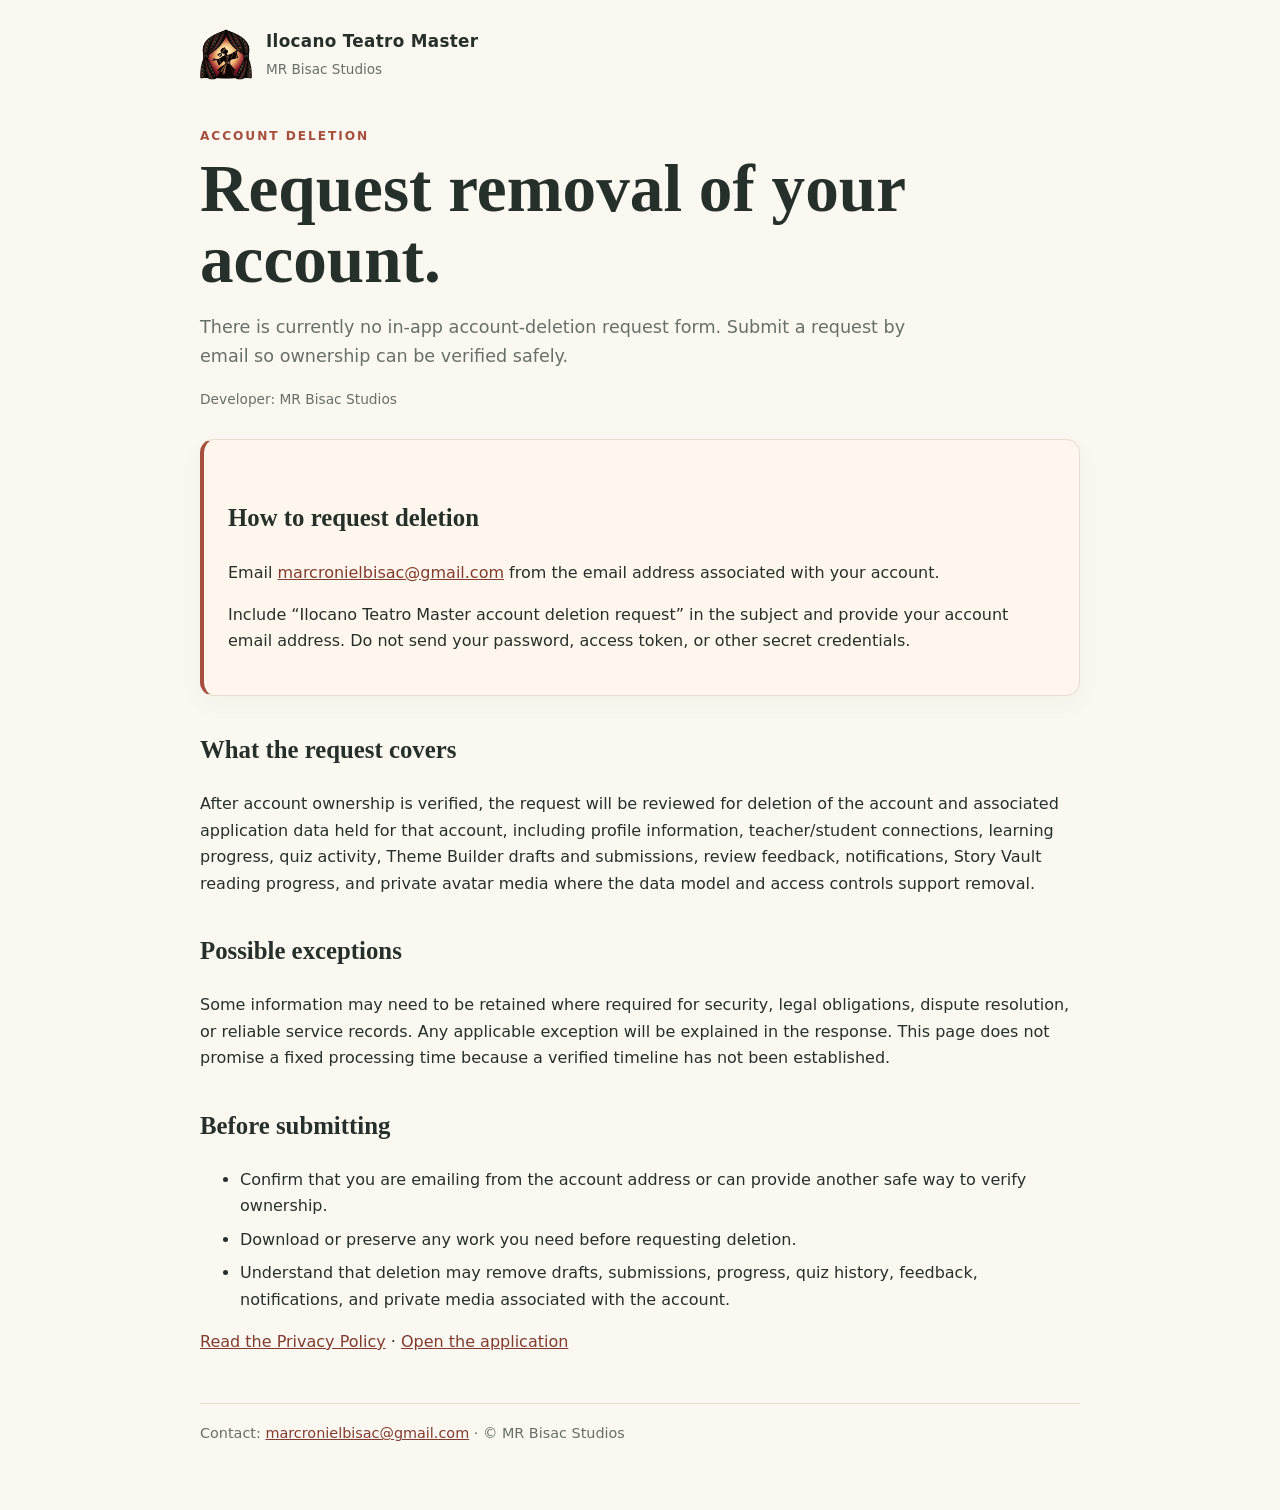
<file: web/delete-account.html>
<!doctype html>
<html lang="en">
<head>
  <meta charset="utf-8">
  <meta name="viewport" content="width=device-width, initial-scale=1">
  <meta name="description" content="Account deletion request instructions for Ilocano Teatro Master.">
  <title>Account Deletion — Ilocano Teatro Master</title>
  <link rel="stylesheet" href="legal.css">
</head>
<body>
  <main class="page">
    <header class="brand">
      <img src="icons/Icon-192.png" alt="Ilocano Teatro Master logo">
      <div><strong>Ilocano Teatro Master</strong><span>MR Bisac Studios</span></div>
    </header>
    <section class="hero">
      <div class="eyebrow">Account deletion</div>
      <h1>Request removal of your account.</h1>
      <p class="lead">There is currently no in-app account-deletion request form. Submit a request by email so ownership can be verified safely.</p>
      <p class="updated">Developer: MR Bisac Studios</p>
    </section>

    <section class="card notice">
      <h2>How to request deletion</h2>
      <p>Email <a href="mailto:marcronielbisac@gmail.com?subject=Ilocano%20Teatro%20Master%20account%20deletion%20request">marcronielbisac@gmail.com</a> from the email address associated with your account.</p>
      <p>Include “Ilocano Teatro Master account deletion request” in the subject and provide your account email address. Do not send your password, access token, or other secret credentials.</p>
    </section>

    <h2>What the request covers</h2>
    <p>After account ownership is verified, the request will be reviewed for deletion of the account and associated application data held for that account, including profile information, teacher/student connections, learning progress, quiz activity, Theme Builder drafts and submissions, review feedback, notifications, Story Vault reading progress, and private avatar media where the data model and access controls support removal.</p>

    <h2>Possible exceptions</h2>
    <p>Some information may need to be retained where required for security, legal obligations, dispute resolution, or reliable service records. Any applicable exception will be explained in the response. This page does not promise a fixed processing time because a verified timeline has not been established.</p>

    <h2>Before submitting</h2>
    <ul>
      <li>Confirm that you are emailing from the account address or can provide another safe way to verify ownership.</li>
      <li>Download or preserve any work you need before requesting deletion.</li>
      <li>Understand that deletion may remove drafts, submissions, progress, quiz history, feedback, notifications, and private media associated with the account.</li>
    </ul>

    <p><a href="/privacy">Read the Privacy Policy</a> · <a href="/">Open the application</a></p>
    <footer>Contact: <a href="mailto:marcronielbisac@gmail.com">marcronielbisac@gmail.com</a> · © MR Bisac Studios</footer>
  </main>
</body>
</html>
</file>
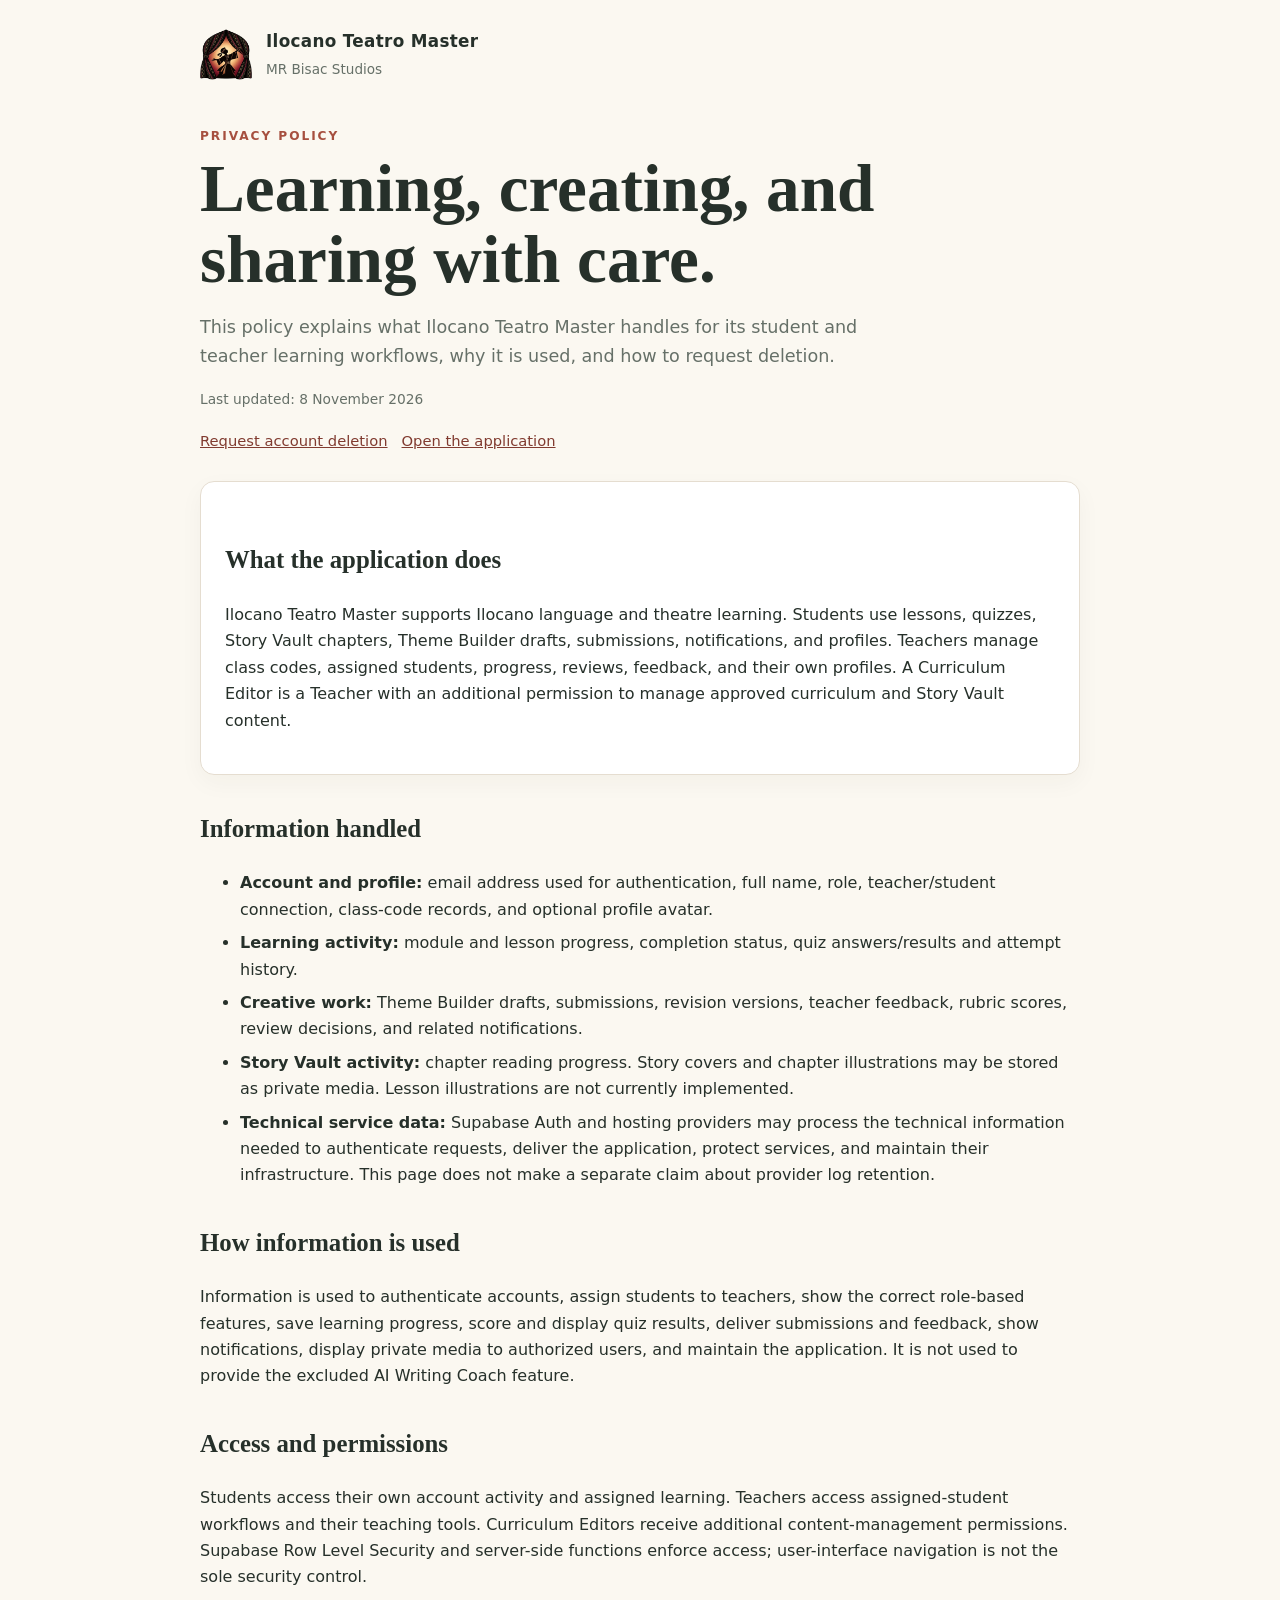
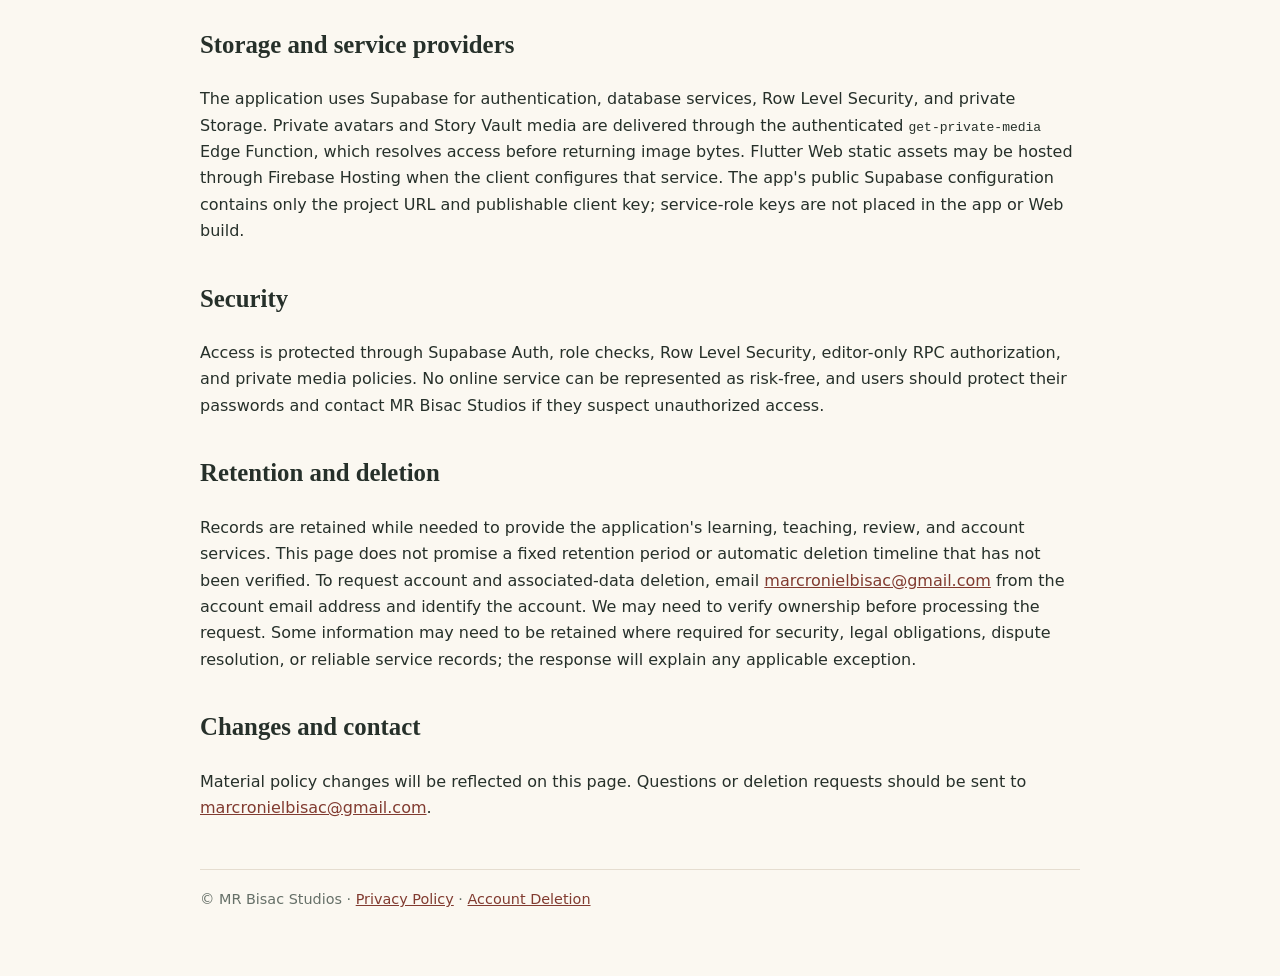
<file: web/privacy.html>
<!doctype html>
<html lang="en">
<head>
  <meta charset="utf-8">
  <meta name="viewport" content="width=device-width, initial-scale=1">
  <meta name="description" content="Privacy Policy for Ilocano Teatro Master by MR Bisac Studios.">
  <title>Privacy Policy — Ilocano Teatro Master</title>
  <link rel="stylesheet" href="legal.css">
</head>
<body>
  <main class="page">
    <header class="brand">
      <img src="icons/Icon-192.png" alt="Ilocano Teatro Master logo">
      <div><strong>Ilocano Teatro Master</strong><span>MR Bisac Studios</span></div>
    </header>
    <section class="hero">
      <div class="eyebrow">Privacy policy</div>
      <h1>Learning, creating, and sharing with care.</h1>
      <p class="lead">This policy explains what Ilocano Teatro Master handles for its student and teacher learning workflows, why it is used, and how to request deletion.</p>
      <p class="updated">Last updated: 8 November 2026</p>
      <nav class="nav"><a href="/delete-account">Request account deletion</a><a href="/">Open the application</a></nav>
    </section>

    <section class="card">
      <h2>What the application does</h2>
      <p>Ilocano Teatro Master supports Ilocano language and theatre learning. Students use lessons, quizzes, Story Vault chapters, Theme Builder drafts, submissions, notifications, and profiles. Teachers manage class codes, assigned students, progress, reviews, feedback, and their own profiles. A Curriculum Editor is a Teacher with an additional permission to manage approved curriculum and Story Vault content.</p>
    </section>

    <h2>Information handled</h2>
    <ul>
      <li><strong>Account and profile:</strong> email address used for authentication, full name, role, teacher/student connection, class-code records, and optional profile avatar.</li>
      <li><strong>Learning activity:</strong> module and lesson progress, completion status, quiz answers/results and attempt history.</li>
      <li><strong>Creative work:</strong> Theme Builder drafts, submissions, revision versions, teacher feedback, rubric scores, review decisions, and related notifications.</li>
      <li><strong>Story Vault activity:</strong> chapter reading progress. Story covers and chapter illustrations may be stored as private media. Lesson illustrations are not currently implemented.</li>
      <li><strong>Technical service data:</strong> Supabase Auth and hosting providers may process the technical information needed to authenticate requests, deliver the application, protect services, and maintain their infrastructure. This page does not make a separate claim about provider log retention.</li>
    </ul>

    <h2>How information is used</h2>
    <p>Information is used to authenticate accounts, assign students to teachers, show the correct role-based features, save learning progress, score and display quiz results, deliver submissions and feedback, show notifications, display private media to authorized users, and maintain the application. It is not used to provide the excluded AI Writing Coach feature.</p>

    <h2>Access and permissions</h2>
    <p>Students access their own account activity and assigned learning. Teachers access assigned-student workflows and their teaching tools. Curriculum Editors receive additional content-management permissions. Supabase Row Level Security and server-side functions enforce access; user-interface navigation is not the sole security control.</p>

    <h2>Storage and service providers</h2>
    <p>The application uses Supabase for authentication, database services, Row Level Security, and private Storage. Private avatars and Story Vault media are delivered through the authenticated <code>get-private-media</code> Edge Function, which resolves access before returning image bytes. Flutter Web static assets may be hosted through Firebase Hosting when the client configures that service. The app's public Supabase configuration contains only the project URL and publishable client key; service-role keys are not placed in the app or Web build.</p>

    <h2>Security</h2>
    <p>Access is protected through Supabase Auth, role checks, Row Level Security, editor-only RPC authorization, and private media policies. No online service can be represented as risk-free, and users should protect their passwords and contact MR Bisac Studios if they suspect unauthorized access.</p>

    <h2>Retention and deletion</h2>
    <p>Records are retained while needed to provide the application's learning, teaching, review, and account services. This page does not promise a fixed retention period or automatic deletion timeline that has not been verified. To request account and associated-data deletion, email <a href="mailto:marcronielbisac@gmail.com">marcronielbisac@gmail.com</a> from the account email address and identify the account. We may need to verify ownership before processing the request. Some information may need to be retained where required for security, legal obligations, dispute resolution, or reliable service records; the response will explain any applicable exception.</p>

    <h2>Changes and contact</h2>
    <p>Material policy changes will be reflected on this page. Questions or deletion requests should be sent to <a href="mailto:marcronielbisac@gmail.com">marcronielbisac@gmail.com</a>.</p>

    <footer>© MR Bisac Studios · <a href="/privacy">Privacy Policy</a> · <a href="/delete-account">Account Deletion</a></footer>
  </main>
</body>
</html>
</file>
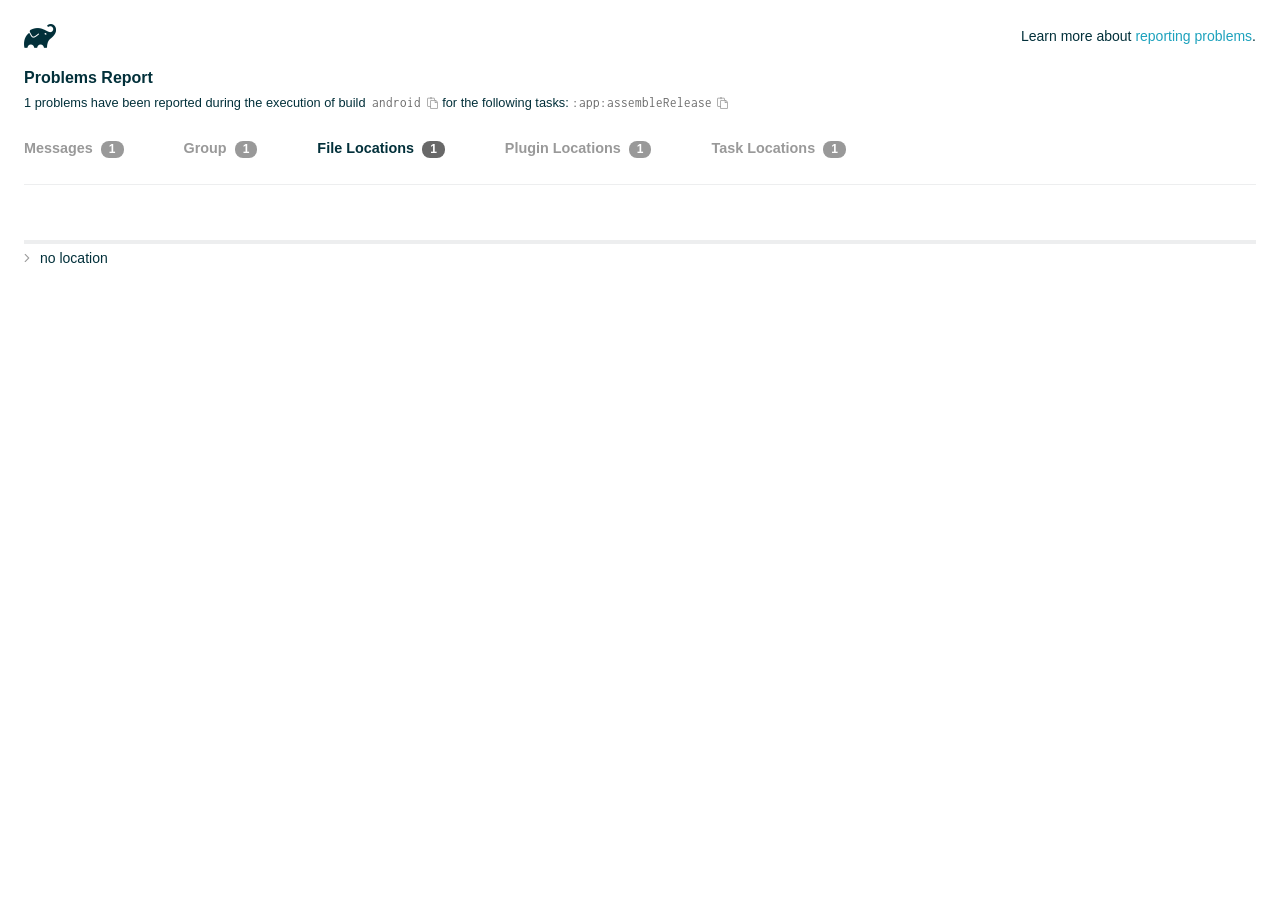
<file: android/build/reports/problems/problems-report.html>
<!DOCTYPE html>

<html lang="en">
<head>
    <!-- Required meta tags -->
    <meta charset="utf-8">
    <meta name="viewport" content="width=device-width, initial-scale=1, shrink-to-fit=no">

                    <style type="text/css">
                /*! normalize.css v7.0.0 | MIT License | github.com/necolas/normalize.css */
html {
    line-height: 1.15;
    -ms-text-size-adjust: 100%;
    -webkit-text-size-adjust: 100%
}

body {
    margin: 0
}

article, aside, footer, header, nav, section {
    display: block
}

h1 {
    font-size: 2em;
    margin: .67em 0
}

figcaption, figure, main {
    display: block
}

figure {
    margin: 1em 40px
}

hr {
    box-sizing: content-box;
    height: 0;
    overflow: visible
}

pre {
    font-family: monospace, monospace;
    font-size: 1em
}

a {
    background-color: transparent;
    -webkit-text-decoration-skip: objects
}

abbr[title] {
    border-bottom: none;
    text-decoration: underline;
    text-decoration: underline dotted
}

b, strong {
    font-weight: inherit
}

b, strong {
    font-weight: bolder
}

code, kbd, samp {
    font-family: monospace, monospace;
    font-size: 1em
}

dfn {
    font-style: italic
}

mark {
    background-color: #ff0;
    color: #000
}

small {
    font-size: 80%
}

sub, sup {
    font-size: 75%;
    line-height: 0;
    position: relative;
    vertical-align: baseline
}

sub {
    bottom: -.25em
}

sup {
    top: -.5em
}

audio, video {
    display: inline-block
}

audio:not([controls]) {
    display: none;
    height: 0
}

img {
    border-style: none
}

svg:not(:root) {
    overflow: hidden
}

button, input, optgroup, select, textarea {
    font-family: sans-serif;
    font-size: 100%;
    line-height: 1.15;
    margin: 0
}

button, input {
    overflow: visible
}

button, select {
    text-transform: none
}

[type=reset], [type=submit], button, html [type=button] {
    -webkit-appearance: button
}

[type=button]::-moz-focus-inner, [type=reset]::-moz-focus-inner, [type=submit]::-moz-focus-inner, button::-moz-focus-inner {
    border-style: none;
    padding: 0
}

[type=button]:-moz-focusring, [type=reset]:-moz-focusring, [type=submit]:-moz-focusring, button:-moz-focusring {
    outline: 1px dotted ButtonText
}

fieldset {
    padding: .35em .75em .625em
}

legend {
    box-sizing: border-box;
    color: inherit;
    display: table;
    max-width: 100%;
    padding: 0;
    white-space: normal
}

progress {
    display: inline-block;
    vertical-align: baseline
}

textarea {
    overflow: auto
}

[type=checkbox], [type=radio] {
    box-sizing: border-box;
    padding: 0
}

[type=number]::-webkit-inner-spin-button, [type=number]::-webkit-outer-spin-button {
    height: auto
}

[type=search] {
    -webkit-appearance: textfield;
    outline-offset: -2px
}

[type=search]::-webkit-search-cancel-button, [type=search]::-webkit-search-decoration {
    -webkit-appearance: none
}

::-webkit-file-upload-button {
    -webkit-appearance: button;
    font: inherit
}

details, menu {
    display: block
}

summary {
    display: list-item
}

canvas {
    display: inline-block
}

template {
    display: none
}

[hidden] {
    display: none
}

/* configuration cache styles */

.report-wrapper {
    margin: 0;
    padding: 0 24px;
}

.gradle-logo {
    width: 32px;
    height: 24px;
    background-image: url("[data-uri]");
    background-size: contain;
}

.header {
    display: flex;
    flex-wrap: wrap;
    position: fixed;
    top: 0;
    left: 0;
    width: 100%;
    padding: 24px 24px 0 24px;
    background-color: white;
    z-index: 1;
}

.learn-more {
    margin-left: auto;
    align-self: center;
    font-size: 0.875rem;
    font-weight: normal;
}

.title {
    display: flex;
    align-items: center;
    padding: 18px 0 24px 0;
    flex: 1 0 100%;
}

.content {
    font-size: 0.875rem;
    padding: 240px 0 48px;
    overflow-x: auto;
    white-space: nowrap;
}

.content ol:first-of-type {
    margin: 0;
}

.tree-btn {
    cursor: pointer;
    display: inline-block;
    width: 16px;
    height: 16px;
    background-size: contain;
    background-repeat: no-repeat;
    vertical-align: middle;
    margin-top: -0.2em;
}

.tree-btn.collapsed {
    background-image: url('data:image/svg+xml;utf8,<svg xmlns="http://www.w3.org/2000/svg" viewBox="0 0 192 512"><path d="M166.9 264.5l-117.8 116c-4.7 4.7-12.3 4.7-17 0l-7.1-7.1c-4.7-4.7-4.7-12.3 0-17L127.3 256 25.1 155.6c-4.7-4.7-4.7-12.3 0-17l7.1-7.1c4.7-4.7 12.3-4.7 17 0l117.8 116c4.6 4.7 4.6 12.3-.1 17z" fill="%23999999" stroke="%23999999"/></svg>');
}

.tree-btn.expanded {
    background-image: url('data:image/svg+xml;utf8,<svg xmlns="http://www.w3.org/2000/svg" viewBox="0 0 256 512"><path d="M119.5 326.9L3.5 209.1c-4.7-4.7-4.7-12.3 0-17l7.1-7.1c4.7-4.7 12.3-4.7 17 0L128 287.3l100.4-102.2c4.7-4.7 12.3-4.7 17 0l7.1 7.1c4.7 4.7 4.7 12.3 0 17L136.5 327c-4.7 4.6-12.3 4.6-17-.1z" fill="%23999999" stroke="%23999999"/></svg>');
}

ul .tree-btn {
    margin-right: 3px;
}

.leaf-icon {
    display: inline-block;
    width: 16px;
    height: 16px;
    background-image: url('data:image/svg+xml;utf8,<svg xmlns="http://www.w3.org/2000/svg" viewBox="0 0 256 512"><path d="M32 256 H224" stroke="%23999999" stroke-width="48" stroke-linecap="round"/></svg>');
    background-size: contain;
    background-repeat: no-repeat;
    vertical-align: middle;
    margin-top: -0.2em;
}

.invisible-text {
    user-select: all; /* Allow the text to be selectable */
    color: transparent; /* Hide the text */
    text-indent: -9999px; /* Move the text out of view */
    position: relative;
    white-space: pre; /* Preserve meaningful whitespace in the invisible text for copying */
}

.text-for-copy {
    display: inline-block;
}

.enum-icon {
    display: inline-block;
    width: 16px;
    height: 16px;
    background-image: url('data:image/svg+xml;utf8,<svg xmlns="http://www.w3.org/2000/svg" viewBox="0 0 1024 1024"><circle cx="512" cy="512" r="200" /></svg>');
    background-size: contain;
    background-repeat: no-repeat;
    vertical-align: middle;
    margin-inline-start: 0.5ex;
    margin-inline-end: 0.5ex;
    margin-top: -0.2em;
}

.error-icon {
    display: inline-block;
    width: 16px;
    height: 16px;
    background-image: url('data:image/svg+xml;utf8,<svg xmlns="http://www.w3.org/2000/svg" viewBox="0 0 320 512"><path d="M193.94 256L296.5 153.44l21.15-21.15c3.12-3.12 3.12-8.19 0-11.31l-22.63-22.63c-3.12-3.12-8.19-3.12-11.31 0L160 222.06 36.29 98.34c-3.12-3.12-8.19-3.12-11.31 0L2.34 120.97c-3.12 3.12-3.12 8.19 0 11.31L126.06 256 2.34 379.71c-3.12 3.12-3.12 8.19 0 11.31l22.63 22.63c3.12 3.12 8.19 3.12 11.31 0L160 289.94 262.56 392.5l21.15 21.15c3.12 3.12 8.19 3.12 11.31 0l22.63-22.63c3.12-3.12 3.12-8.19 0-11.31L193.94 256z" fill="%23FC461E" stroke="%23FC461E"/></svg>');
    background-size: contain;
    background-repeat: no-repeat;
    vertical-align: middle;
    margin-inline-start: 0.5ex;
    margin-inline-end: 0.5ex;
    margin-top: -0.2em;
}

.advice-icon {
    display: inline-block;
    width: 16px;
    height: 16px;
    background-image: url('data:image/svg+xml;utf8,<svg width="800px" height="800px" viewBox="-4.93 0 122.88 122.88" version="1.1" id="Layer_1" xmlns="http://www.w3.org/2000/svg" xmlns:xlink="http://www.w3.org/1999/xlink"  style="enable-background:new 0 0 113.01 122.88" xml:space="preserve"><g><path d="M44.13,102.06c-1.14,0.03-2.14-0.81-2.3-1.96c-0.17-1.2,0.64-2.31,1.82-2.54c-1.3-7.37-4.85-11.43-8.6-15.72 c-2.92-3.34-5.95-6.81-8.34-11.92c-2.35-5.03-3.64-10.23-3.6-15.63c0.05-5.4,1.42-10.96,4.4-16.71c0.02-0.04,0.04-0.07,0.06-0.11 l0,0c3.91-6.62,9.38-11.04,15.47-13.52c5.11-2.09,10.66-2.8,16.1-2.3c5.42,0.5,10.73,2.2,15.37,4.94 c5.9,3.49,10.75,8.67,13.42,15.21c1.44,3.54,2.42,7.49,2.54,11.82c0.12,4.31-0.62,8.96-2.61,13.88 c-2.66,6.59-6.18,10.68-9.47,14.51c-3.03,3.53-5.85,6.81-7.42,11.84c0.89,0.21,1.59,0.94,1.73,1.9c0.17,1.24-0.7,2.39-1.94,2.56 l-0.77,0.11c-0.14,1.09-0.23,2.26-0.27,3.51l0.25-0.04c1.24-0.17,2.39,0.7,2.56,1.94c0.17,1.24-0.7,2.39-1.94,2.56l-0.78,0.11 c0.01,0.15,0.02,0.3,0.03,0.45l0,0c0.07,0.88,0.08,1.73,0.03,2.54l0.13-0.02c1.25-0.15,2.38,0.74,2.54,1.98 c0.15,1.25-0.74,2.38-1.98,2.54l-1.68,0.21c-1.2,3.11-3.34,5.48-5.87,6.94c-1.74,1.01-3.67,1.59-5.61,1.71 c-1.97,0.12-3.96-0.25-5.78-1.13c-2.08-1.02-3.94-2.71-5.29-5.14c-0.65-0.33-1.13-0.97-1.23-1.75c-0.04-0.31-0.01-0.61,0.07-0.89 c-0.39-1.16-0.68-2.43-0.87-3.83l-0.07,0.01c-1.24,0.17-2.39-0.7-2.56-1.94c-0.17-1.24,0.7-2.39,1.94-2.56l0.54-0.08 C44.19,104.32,44.18,103.16,44.13,102.06L44.13,102.06z M2.18,58.86C1.01,58.89,0.04,57.98,0,56.81c-0.04-1.17,0.88-2.14,2.05-2.18 l8.7-0.3c1.17-0.04,2.14,0.88,2.18,2.05c0.04,1.17-0.88,2.14-2.05,2.18L2.18,58.86L2.18,58.86z M110.68,50.25 c1.16-0.12,2.2,0.73,2.32,1.89c0.12,1.16-0.73,2.2-1.89,2.32l-8.66,0.91c-1.16,0.12-2.2-0.73-2.32-1.89 c-0.12-1.16,0.73-2.2,1.89-2.32L110.68,50.25L110.68,50.25z M94.91,14.78c0.65-0.97,1.96-1.23,2.93-0.58 c0.97,0.65,1.23,1.96,0.58,2.93l-4.84,7.24c-0.65,0.97-1.96,1.23-2.93,0.58c-0.97-0.65-1.23-1.96-0.58-2.93L94.91,14.78 L94.91,14.78z M57.63,2.06c0.03-1.17,1-2.09,2.16-2.06c1.17,0.03,2.09,1,2.06,2.16l-0.22,8.7c-0.03,1.17-1,2.09-2.16,2.06 c-1.17-0.03-2.09-1-2.06-2.16L57.63,2.06L57.63,2.06z M13.88,15.53c-0.86-0.8-0.9-2.14-0.11-2.99c0.8-0.86,2.14-0.9,2.99-0.11 l6.37,5.94c0.86,0.8,0.9,2.14,0.11,2.99c-0.8,0.86-2.14,0.9-2.99,0.11L13.88,15.53L13.88,15.53z M47.88,96.95l18.49-2.63 c1.59-6.7,5.05-10.73,8.8-15.08c3.08-3.58,6.36-7.4,8.76-13.34c1.76-4.35,2.41-8.43,2.31-12.19c-0.1-3.75-0.96-7.21-2.24-10.34 c-2.3-5.63-6.51-10.11-11.65-13.15c-4.11-2.43-8.8-3.94-13.59-4.37c-4.77-0.44-9.64,0.19-14.13,2.02 c-5.26,2.15-9.99,5.97-13.39,11.72c-2.64,5.12-3.86,10.02-3.9,14.73c-0.04,4.74,1.11,9.33,3.2,13.8c2.13,4.56,4.97,7.8,7.69,10.92 C42.47,83.9,46.48,88.49,47.88,96.95L47.88,96.95z M65.62,99.02l-17.27,2.45c0.05,1.1,0.07,2.25,0.05,3.47l17.05-2.42 C65.47,101.29,65.52,100.12,65.62,99.02L65.62,99.02z M48.49,109.52c0.12,0.92,0.3,1.76,0.53,2.54l16.55-2.04 c0.11-0.86,0.13-1.77,0.05-2.74l0,0l0-0.02l-0.01-0.17L48.49,109.52L48.49,109.52z M51.37,116.36c0.64,0.67,1.35,1.19,2.1,1.55 c1.15,0.56,2.42,0.79,3.67,0.72c1.29-0.08,2.57-0.47,3.74-1.15c1.1-0.64,2.09-1.53,2.88-2.65L51.37,116.36L51.37,116.36z"/></g></svg>');
    background-size: contain;
    background-repeat: no-repeat;
    vertical-align: middle;
    margin-inline-start: 0.5ex;
    margin-inline-end: 0.5ex;
    margin-top: -0.2em;
}

.warning-icon {
    display: inline-block;
    width: 13px;
    height: 13px;
    background-image: url('data:image/svg+xml;utf8,<svg xmlns="http://www.w3.org/2000/svg" viewBox="0 0 576 512"><path d="M270.2 160h35.5c3.4 0 6.1 2.8 6 6.2l-7.5 196c-.1 3.2-2.8 5.8-6 5.8h-20.5c-3.2 0-5.9-2.5-6-5.8l-7.5-196c-.1-3.4 2.6-6.2 6-6.2zM288 388c-15.5 0-28 12.5-28 28s12.5 28 28 28 28-12.5 28-28-12.5-28-28-28zm281.5 52L329.6 24c-18.4-32-64.7-32-83.2 0L6.5 440c-18.4 31.9 4.6 72 41.6 72H528c36.8 0 60-40 41.5-72zM528 480H48c-12.3 0-20-13.3-13.9-24l240-416c6.1-10.6 21.6-10.7 27.7 0l240 416c6.2 10.6-1.5 24-13.8 24z" fill="%23DEAD22" stroke="%23DEAD22"/></svg>');
    background-size: contain;
    background-repeat: no-repeat;
    vertical-align: middle;
    margin-inline-start: 0.3ex;
    margin-inline-end: 1.1ex;
    margin-top: -0.1em;
}

.documentation-button {
    cursor: pointer;
    display: inline-block;
    width: 13px;
    height: 13px;
    background-image: url('data:image/svg+xml;utf8,<svg xmlns="http://www.w3.org/2000/svg" viewBox="0 0 512 512"><path d="M256 340c-15.464 0-28 12.536-28 28s12.536 28 28 28 28-12.536 28-28-12.536-28-28-28zm7.67-24h-16c-6.627 0-12-5.373-12-12v-.381c0-70.343 77.44-63.619 77.44-107.408 0-20.016-17.761-40.211-57.44-40.211-29.144 0-44.265 9.649-59.211 28.692-3.908 4.98-11.054 5.995-16.248 2.376l-13.134-9.15c-5.625-3.919-6.86-11.771-2.645-17.177C185.658 133.514 210.842 116 255.67 116c52.32 0 97.44 29.751 97.44 80.211 0 67.414-77.44 63.849-77.44 107.408V304c0 6.627-5.373 12-12 12zM256 40c118.621 0 216 96.075 216 216 0 119.291-96.61 216-216 216-119.244 0-216-96.562-216-216 0-119.203 96.602-216 216-216m0-32C119.043 8 8 119.083 8 256c0 136.997 111.043 248 248 248s248-111.003 248-248C504 119.083 392.957 8 256 8z" fill="%23999999" stroke="%23999999"/></svg>');
    background-size: contain;
    background-repeat: no-repeat;
    vertical-align: middle;
    margin-inline-start: 0.5ex;
    margin-inline-end: 0.5ex;
    margin-top: -0.2em;
}

.documentation-button::selection {
    color: transparent;
}

.documentation-button:hover {
    color: transparent;
}

.copy-button {
    cursor: pointer;
    display: inline-block;
    width: 12px;
    height: 12px;
    background-image: url('data:image/svg+xml;utf8,<svg xmlns="http://www.w3.org/2000/svg" viewBox="0 0 448 512"><path d="M433.941 193.941l-51.882-51.882A48 48 0 0 0 348.118 128H320V80c0-26.51-21.49-48-48-48h-66.752C198.643 13.377 180.858 0 160 0s-38.643 13.377-45.248 32H48C21.49 32 0 53.49 0 80v288c0 26.51 21.49 48 48 48h80v48c0 26.51 21.49 48 48 48h224c26.51 0 48-21.49 48-48V227.882a48 48 0 0 0-14.059-33.941zm-22.627 22.627a15.888 15.888 0 0 1 4.195 7.432H352v-63.509a15.88 15.88 0 0 1 7.431 4.195l51.883 51.882zM160 30c9.941 0 18 8.059 18 18s-8.059 18-18 18-18-8.059-18-18 8.059-18 18-18zM48 384c-8.822 0-16-7.178-16-16V80c0-8.822 7.178-16 16-16h66.752c6.605 18.623 24.389 32 45.248 32s38.643-13.377 45.248-32H272c8.822 0 16 7.178 16 16v48H176c-26.51 0-48 21.49-48 48v208H48zm352 96H176c-8.822 0-16-7.178-16-16V176c0-8.822 7.178-16 16-16h144v72c0 13.2 10.8 24 24 24h72v208c0 8.822-7.178 16-16 16z" fill="%23999999" stroke="%23999999"/></svg>');
    background-size: contain;
    background-repeat: no-repeat;
    vertical-align: middle;
    margin-inline-start: 0.5ex;
    margin-top: -0.2em;
}

.groups{
    display: flex;
    border-bottom: 1px solid #EDEEEF;
    flex: 1 0 100%;
}

.uncategorized {
    display: flex;
    border-top: 4px solid #EDEEEF;
    flex: 1 0 100%;
}

.group-selector {
    padding: 0 52px 24px 0;
    font-size: 0.9rem;
    font-weight: bold;
    color: #999999;
    cursor: pointer;
}

.group-selector__count {
    margin: 0 8px;
    border-radius: 8px;
    background-color: #999;
    color: #fff;
    padding: 1px 8px 2px;
    font-size: 0.75rem;
}

.group-selector--active {
    color: #02303A;
    cursor: auto;
}

.group-selector--active .group-selector__count {
    background-color: #686868;
}

.group-selector--disabled {
    cursor: not-allowed;
}

.accordion-header {
    cursor: pointer;
}

.container {
    padding-left: 0.5em;
    padding-right: 0.5em;
}

.stacktrace {
    border-radius: 4px;
    overflow-x: auto;
    padding: 0.5rem;
    margin-bottom: 0;
    min-width: 1000px;
}

/* Lato (bold, regular) */
@font-face {
    font-display: swap;
    font-family: Lato;
    font-weight: 500;
    font-style: normal;
    src: url("https://assets.gradle.com/lato/fonts/lato-semibold/lato-semibold.woff2") format("woff2"),
    url("https://assets.gradle.com/lato/fonts/lato-semibold/lato-semibold.woff") format("woff");
}

@font-face {
    font-display: swap;
    font-family: Lato;
    font-weight: bold;
    font-style: normal;
    src: url("https://assets.gradle.com/lato/fonts/lato-bold/lato-bold.woff2") format("woff2"),
    url("https://assets.gradle.com/lato/fonts/lato-bold/lato-bold.woff") format("woff");
}

* {
    -webkit-box-sizing: border-box;
    -moz-box-sizing: border-box;
    box-sizing: border-box;
}

html,
body {
    margin: 0;
    padding: 0;
}

html {
    font-family: "Lato", "Helvetica Neue", Arial, sans-serif;
    font-size: 16px;
    font-weight: 400;
    line-height: 1.5;
}

body {
    color: #02303A;
    background-color: #ffffff;
    -webkit-text-size-adjust: 100%;
    -ms-text-size-adjust: 100%;
    -webkit-font-smoothing: antialiased;
}


/* typography */
h1, h2, h3, h4, h5, h6 {
    color: #02303A;
    text-rendering: optimizeLegibility;
    margin: 0;
}

h1 {
    font-size: 1rem;
}

h2 {
    font-size: 0.9rem;
}

h3 {
    font-size: 1.125rem;
}

h4, h5, h6 {
    font-size: 0.875rem;
}

h1 code {
    font-weight: bold;
}

ul, ol, dl {
    list-style-position: outside;
    line-height: 1.6;
    padding: 0;
    margin: 0 0 0 20px;
    list-style-type: none;
}

li {
    line-height: 2;
}

a {
    color: #1DA2BD;
    text-decoration: none;
    transition: all 0.3s ease, visibility 0s;
}

a:hover {
    color: #35c1e4;
}

/* code */
code, pre {
    font-family: Inconsolata, Monaco, "Courier New", monospace;
    font-style: normal;
    font-variant-ligatures: normal;
    font-variant-caps: normal;
    font-variant-numeric: normal;
    font-variant-east-asian: normal;
    font-weight: normal;
    font-stretch: normal;
    color: #686868;
}

*:not(pre) > code {
    letter-spacing: 0;
    padding: 0.1em 0.5ex;
    text-rendering: optimizeSpeed;
    word-spacing: -0.15em;
    word-wrap: break-word;
}

pre {
    font-size: 0.75rem;
    line-height: 1.8;
    margin-top: 0;
    margin-bottom: 1.5em;
    padding: 1rem;
}

pre code {
    background-color: transparent;
    color: inherit;
    line-height: 1.8;
    font-size: 100%;
    padding: 0;
}

a code {
    color: #1BA8CB;
}

pre.code, pre.programlisting, pre.screen, pre.tt {
    background-color: #f7f7f8;
    border-radius: 4px;
    font-size: 1em;
    line-height: 1.45;
    margin-bottom: 1.25em;
    overflow-x: auto;
    padding: 1rem;
}

li em, p em {
    padding: 0 1px;
}

code em, tt em {
    text-decoration: none;
}

code + .copy-button {
    margin-inline-start: 0.2ex;
}

.java-exception {
    font-size: 0.75rem;
    padding-left: 24px;
}

.java-exception ul {
    margin: 0;
    line-height: inherit;
}

.java-exception code {
    white-space: pre;
}

.java-exception-part-toggle {
    user-select: none;
    cursor: pointer;
    border-radius: 2px;
    padding: 0.1em 0.2em;
    background: azure;
    color: #686868;
}

                </style>
    <!-- Inconsolata is used as a default monospace font in the report. -->
    <link rel="stylesheet" href="https://fonts.googleapis.com/css?family=Inconsolata:400,700" />

    <title>Gradle Configuration Cache</title>
</head>
<body>

<div id="playground"></div>

<div class="report" id="report">
    Loading...
</div>

<script type="text/javascript">
function configurationCacheProblems() { return (
// begin-report-data
{"diagnostics":[{"locations":[{"pluginId":"kotlin-android"}],"problem":[{"text":"Deprecated 'org.jetbrains.kotlin.android' plugin usage"}],"severity":"WARNING","problemDetails":[{"text":"The 'org.jetbrains.kotlin.android' plugin in project ':app' is no longer required for Kotlin support since AGP 9.0."}],"contextualLabel":"Deprecated 'org.jetbrains.kotlin.android' plugin usage","documentationLink":"https://kotl.in/gradle/agp-built-in-kotlin","problemId":[{"name":"kgp:deprecation","displayName":"Kotlin Gradle Plugin Deprecation"},{"name":"kotlin","displayName":"Kotlin"},{"name":"deprecated-kotlin-android-plugin","displayName":"Deprecated 'org.jetbrains.kotlin.android' plugin usage"}],"solutions":[[{"text":"Remove both `android.builtInKotlin=true` and `android.newDsl=false` from `gradle.properties`, then migrate to built-in Kotlin."}]]}],"problemsReport":{"totalProblemCount":1,"buildName":"android","requestedTasks":":app:assembleRelease","documentationLink":"https://docs.gradle.org/9.1.0/userguide/reporting_problems.html","documentationLinkCaption":"Problem report","summaries":[]}}
// end-report-data
);}
</script>
                <script type="text/javascript">
                !function(n,t){"object"==typeof exports&&"object"==typeof module?module.exports=t():"function"==typeof define&&define.amd?define([],t):"object"==typeof exports?exports["configuration-cache-report"]=t():n["configuration-cache-report"]=t()}(this,(()=>(({70:function(){void 0===ArrayBuffer.isView&&(ArrayBuffer.isView=function(n){return null!=n&&null!=n.__proto__&&n.__proto__.__proto__===Int8Array.prototype.__proto__}),void 0===Math.imul&&(Math.imul=function(n,t){return(4294901760&n)*(65535&t)+(65535&n)*(0|t)|0}),this["configuration-cache-report"]=function(n){"use strict";var t,r,i,e,u,o,f,s,c,a,h,l,_,v,d,g,w,b,p,m,k,q,y,B,C,x,j,P,I,S,z,T,E,L,N,A,M,F,D,O,R,H,$,G,U,V,Q,Z,Y,W,K,X,J,nn,tn,rn,en,un,on,fn,sn,cn,an,hn,ln,_n,vn,dn,gn,wn,bn,pn,mn,kn,qn,yn,Bn,Cn,xn,jn,Pn,In,Sn,zn,Tn,En,Ln,Nn,An,Mn=Math.imul,Fn=ArrayBuffer.isView;function Dn(n,t){if(!(t>=0))throw _u(ce("Requested element count "+t+" is less than zero."));return function(n,t){if(!(t>=0))throw _u(ce("Requested element count "+t+" is less than zero."));if(0===t)return Ct();if(t>=n.length)return function(n){switch(n.length){case 0:return Ct();case 1:return qr(n[0]);default:return function(n){return Hr(function(n){return new It(n,!1)}(n))}(n)}}(n);if(1===t)return qr(n[0]);var r=0,i=Rr(),e=0,u=n.length;n:for(;e<u;){var o=n[e];if(e=e+1|0,i.d(o),(r=r+1|0)===t)break n}return i}(n,rt(n.length-t|0,0))}function On(n,t,r,i,e,u,o){return t=t===A?", ":t,r=r===A?"":r,i=i===A?"":i,e=e===A?-1:e,u=u===A?"...":u,o=o===A?null:o,function(n,t,r,i,e,u,o,f){r=r===A?", ":r,i=i===A?"":i,e=e===A?"":e,u=u===A?-1:u,o=o===A?"...":o,f=f===A?null:f,t.e(i);var s=0,c=0,a=n.length;n:for(;c<a;){var h=n[c];if(c=c+1|0,(s=s+1|0)>1&&t.e(r),!(u<0||s<=u))break n;Jt(t,h,f)}return u>=0&&s>u&&t.e(o),t.e(e),t}(n,Bi(),t,r,i,e,u,o).toString()}function Rn(n){return n.length-1|0}function Hn(n,t){if(null==t){var r=0,i=n.length-1|0;if(r<=i)do{var e=r;if(r=r+1|0,null==n[e])return e}while(r<=i)}else{var u=0,o=n.length-1|0;if(u<=o)do{var f=u;if(u=u+1|0,le(t,n[f]))return f}while(u<=o)}return-1}function $n(n,t,r,i,e,u,o){return t=t===A?", ":t,r=r===A?"":r,i=i===A?"":i,e=e===A?-1:e,u=u===A?"...":u,o=o===A?null:o,Gn(n,Bi(),t,r,i,e,u,o).toString()}function Gn(n,t,r,i,e,u,o,f){r=r===A?", ":r,i=i===A?"":i,e=e===A?"":e,u=u===A?-1:u,o=o===A?"...":o,f=f===A?null:f,t.e(i);var s=0,c=n.f();n:for(;c.g();){var a=c.h();if((s=s+1|0)>1&&t.e(r),!(u<0||s<=u))break n;Jt(t,a,f)}return u>=0&&s>u&&t.e(o),t.e(e),t}function Un(n){if(n.i())throw xu("List is empty.");return n.j(0)}function Vn(n){return new tt(n)}function Qn(n){if(Ke(n,Di)){var t;switch(n.k()){case 0:t=Ct();break;case 1:t=qr(Ke(n,Fi)?n.j(0):n.f().h());break;default:t=Zn(n)}return t}return xt(Xn(n))}function Zn(n){return Hr(n)}function Yn(n){if(Ke(n,Di)&&n.k()<=1)return Qn(n);var t=Xn(n);return function(n){var t=(n.k()/2|0)-1|0;if(t<0)return br();var r=jt(n),i=0;if(i<=t)do{var e=i;i=i+1|0;var u=n.j(e);n.f4(e,n.j(r)),n.f4(r,u),r=r-1|0}while(e!==t)}(t),t}function Wn(n,t){if(!(t>=0))throw _u(ce("Requested element count "+t+" is less than zero."));return function(n,t){if(!(t>=0))throw _u(ce("Requested element count "+t+" is less than zero."));if(0===t)return Ct();if(Ke(n,Di)){if(t>=n.k())return Qn(n);if(1===t)return qr(function(n){if(Ke(n,Fi))return Un(n);var t=n.f();if(!t.g())throw xu("Collection is empty.");return t.h()}(n))}var r=0,i=Rr(),e=n.f();n:for(;e.g();){var u=e.h();if(i.d(u),(r=r+1|0)===t)break n}return xt(i)}(n,rt(n.k()-t|0,0))}function Kn(n,t){if(!(t>=0))throw _u(ce("Requested element count "+t+" is less than zero."));if(0===t)return Ct();var r=n.k();if(t>=r)return Qn(n);if(1===t)return qr(Jn(n));var i=Rr();if(Ke(n,bi)){var e=r-t|0;if(e<r)do{var u=e;e=e+1|0,i.d(n.j(u))}while(e<r)}else for(var o=n.l(r-t|0);o.g();){var f=o.h();i.d(f)}return i}function Xn(n){return Ke(n,Di)?Zn(n):nt(n,Or())}function Jn(n){if(n.i())throw xu("List is empty.");return n.j(jt(n))}function nt(n,t){for(var r=n.f();r.g();){var i=r.h();t.d(i)}return t}function tt(n){this.n_1=n}function rt(n,t){return n<t?t:n}function it(n,t){return n>t?t:n}function et(n,t){return Kt().q(n,t,-1)}function ut(n,t){return new Ft(n,t)}function ot(n){var t=n.f();if(!t.g())return Ct();var r=t.h();if(!t.g())return qr(r);var i=Or();for(i.d(r);t.g();)i.d(t.h());return i}function ft(n){this.r_1=n}function st(n,t){this.s_1=n,this.t_1=t}function ct(){}function at(n){this.x_1=n,this.w_1=0}function ht(n,t){this.a1_1=n,at.call(this,n),_t().b1(t,this.a1_1.k()),this.w_1=t}function lt(){t=this}function _t(){return null==t&&new lt,t}function vt(){_t(),ct.call(this)}function dt(n){this.h1_1=n}function gt(n,t){return t===n?"(this Map)":Vi(t)}function wt(n,t){var r;n:{for(var i=n.o().f();i.g();){var e=i.h();if(le(e.j1(),t)){r=e;break n}}r=null}return r}function bt(){r=this}function pt(){return null==r&&new bt,r}function mt(n){this.q1_1=n,ct.call(this)}function kt(){pt(),this.n1_1=null,this.o1_1=null}function qt(){i=this}function yt(){return null==i&&new qt,i}function Bt(n){return n.length>0?ou(n):Ct()}function Ct(){return null==e&&new Pt,e}function xt(n){switch(n.k()){case 0:return Ct();case 1:return qr(n.j(0));default:return n}}function jt(n){return n.k()-1|0}function Pt(){e=this,this.z1_1=new ke(-1478467534,-1720727600)}function It(n,t){this.b2_1=n,this.c2_1=t}function St(){u=this}function zt(){return null==u&&new St,u}function Tt(n,t){return Ke(n,Di)?n.k():t}function Et(n,t){if(Ke(t,Di))return n.m(t);for(var r=!1,i=t.f();i.g();){var e=i.h();n.d(e)&&(r=!0)}return r}function Lt(){}function Nt(n,t){this.h2_1=n,this.g2_1=n.i2_1.l(function(n,t){if(!(0<=t&&t<=n.k()))throw du("Position index "+t+" must be in range ["+Ve(0,n.k())+"].");return n.k()-t|0}(n,t))}function At(n){vt.call(this),this.i2_1=n}function Mt(n){this.k2_1=n,this.j2_1=n.l2_1.f()}function Ft(n,t){this.l2_1=n,this.m2_1=t}function Dt(n){for(;n.n2_1.g();){var t=n.n2_1.h();if(n.q2_1.t2_1(t)===n.q2_1.s2_1)return n.p2_1=t,n.o2_1=1,br()}n.o2_1=0}function Ot(n){this.q2_1=n,this.n2_1=n.r2_1.f(),this.o2_1=-1,this.p2_1=null}function Rt(n,t,r){t=t===A||t,this.r2_1=n,this.s2_1=t,this.t2_1=r}function Ht(){return null==o&&new $t,o}function $t(){o=this,this.u2_1=new ke(1993859828,793161749)}function Gt(n,t,r){return Ut(Ut(n,r)-Ut(t,r)|0,r)}function Ut(n,t){var r=n%t|0;return r>=0?r:r+t|0}function Vt(){f=this,this.p_1=new Zt(1,0)}function Qt(){return null==f&&new Vt,f}function Zt(n,t){Qt(),Xt.call(this,n,t,1)}function Yt(n,t,r){Lt.call(this),this.d3_1=r,this.e3_1=t,this.f3_1=this.d3_1>0?n<=t:n>=t,this.g3_1=this.f3_1?n:this.e3_1}function Wt(){s=this}function Kt(){return null==s&&new Wt,s}function Xt(n,t,r){if(Kt(),0===r)throw _u("Step must be non-zero.");if(r===mr().MIN_VALUE)throw _u("Step must be greater than Int.MIN_VALUE to avoid overflow on negation.");this.z2_1=n,this.a3_1=function(n,t,r){var i;if(r>0)i=n>=t?t:t-Gt(t,n,r)|0;else{if(!(r<0))throw _u("Step is zero.");i=n<=t?t:t+Gt(n,t,0|-r)|0}return i}(n,t,r),this.b3_1=r}function Jt(n,t,r){null!=r?n.e(r(t)):null==t||nu(t)?n.e(t):t instanceof Mi?n.i3(t.h3_1):n.e(Vi(t))}function nr(n,t,r){if(n===t)return!0;if(!(r=r!==A&&r))return!1;var i=xi(n),e=xi(t);return i===e||le(new Mi(ne(Li(i).toLowerCase(),0)),new Mi(ne(Li(e).toLowerCase(),0)))}function tr(n){return re(n)-1|0}function rr(n,t,r,i){return r=r===A?0:r,(i=i!==A&&i)||"string"!=typeof n?ir(n,t,r,re(n),i):n.indexOf(t,r)}function ir(n,t,r,i,e,u){var o=(u=u!==A&&u)?et(it(r,tr(n)),rt(i,0)):Ve(rt(r,0),it(i,re(n)));if("string"==typeof n&&"string"==typeof t){var f=o.z2_1,s=o.a3_1,c=o.b3_1;if(c>0&&f<=s||c<0&&s<=f)do{var a=f;if(f=f+c|0,Ti(t,0,n,a,re(t),e))return a}while(a!==s)}else{var h=o.z2_1,l=o.a3_1,_=o.b3_1;if(_>0&&h<=l||_<0&&l<=h)do{var v=h;if(h=h+_|0,fr(t,0,n,v,re(t),e))return v}while(v!==l)}return-1}function er(n){var t=0,r=re(n)-1|0,i=!1;n:for(;t<=r;){var e=ji(ne(n,i?r:t));if(i){if(!e)break n;r=r-1|0}else e?t=t+1|0:i=!0}return ie(n,t,r+1|0)}function ur(n,t){return ce(ie(n,t.y2(),t.c3()+1|0))}function or(n,t,r,i,e){r=r===A?0:r,i=i!==A&&i,sr(e=e===A?0:e);var u,o,f=ou(t);return new hr(n,r,e,(u=f,o=i,function(n,t){var r=function(n,t,r,i){if(!i&&1===t.k()){var e=function(n){if(Ke(n,Fi))return function(n){var t;switch(n.k()){case 0:throw xu("List is empty.");case 1:t=n.j(0);break;default:throw _u("List has more than one element.")}return t}(n);var t=n.f();if(!t.g())throw xu("Collection is empty.");var r=t.h();if(t.g())throw _u("Collection has more than one element.");return r}(t),u=rr(n,e,r);return u<0?null:_r(u,e)}var o=Ve(rt(r,0),re(n));if("string"==typeof n){var f=o.z2_1,s=o.a3_1,c=o.b3_1;if(c>0&&f<=s||c<0&&s<=f)do{var a,h=f;f=f+c|0;n:{for(var l=t.f();l.g();){var _=l.h();if(Ti(_,0,n,h,_.length,i)){a=_;break n}}a=null}if(null!=a)return _r(h,a)}while(h!==s)}else{var v=o.z2_1,d=o.a3_1,g=o.b3_1;if(g>0&&v<=d||g<0&&d<=v)do{var w,b=v;v=v+g|0;n:{for(var p=t.f();p.g();){var m=p.h();if(fr(m,0,n,b,m.length,i)){w=m;break n}}w=null}if(null!=w)return _r(b,w)}while(b!==d)}return null}(n,u,t,o);return null==r?null:_r(r.t3_1,r.u3_1.length)}))}function fr(n,t,r,i,e,u){if(i<0||t<0||t>(re(n)-e|0)||i>(re(r)-e|0))return!1;var o=0;if(o<e)do{var f=o;if(o=o+1|0,!nr(ne(n,t+f|0),ne(r,i+f|0),u))return!1}while(o<e);return!0}function sr(n){if(!(n>=0))throw _u(ce("Limit must be non-negative, but was "+n))}function cr(n){if(n.l3_1<0)n.j3_1=0,n.m3_1=null;else{var t;if(n.o3_1.r3_1>0?(n.n3_1=n.n3_1+1|0,t=n.n3_1>=n.o3_1.r3_1):t=!1,t||n.l3_1>re(n.o3_1.p3_1))n.m3_1=Ve(n.k3_1,tr(n.o3_1.p3_1)),n.l3_1=-1;else{var r=n.o3_1.s3_1(n.o3_1.p3_1,n.l3_1);if(null==r)n.m3_1=Ve(n.k3_1,tr(n.o3_1.p3_1)),n.l3_1=-1;else{var i=r.v3(),e=r.w3();n.m3_1=function(n,t){return t<=mr().MIN_VALUE?Qt().p_1:Ve(n,t-1|0)}(n.k3_1,i),n.k3_1=i+e|0,n.l3_1=n.k3_1+(0===e?1:0)|0}}n.j3_1=1}}function ar(n){this.o3_1=n,this.j3_1=-1,this.k3_1=function(n,t,r){if(0>r)throw _u("Cannot coerce value to an empty range: maximum "+r+" is less than minimum 0.");return n<0?0:n>r?r:n}(n.q3_1,0,re(n.p3_1)),this.l3_1=this.k3_1,this.m3_1=null,this.n3_1=0}function hr(n,t,r,i){this.p3_1=n,this.q3_1=t,this.r3_1=r,this.s3_1=i}function lr(n,t){this.t3_1=n,this.u3_1=t}function _r(n,t){return new lr(n,t)}function vr(){}function dr(){}function gr(){}function wr(){c=this}function br(){return null==c&&new wr,c}function pr(){a=this,this.MIN_VALUE=-2147483648,this.MAX_VALUE=2147483647,this.SIZE_BYTES=4,this.SIZE_BITS=32}function mr(){return null==a&&new pr,a}function kr(n){for(var t=[],r=n.f();r.g();)t.push(r.h());return t}function qr(n){return 0===(t=[n]).length?Or():Hr(new It(t,!0));var t}function yr(n){return n<0&&function(){throw Pu("Index overflow has happened.")}(),n}function Br(n){return void 0!==n.toArray?n.toArray():kr(n)}function Cr(n){return function(n,t){for(var r=0,i=n.length;r<i;){var e=n[r];r=r+1|0,t.d(e)}return t}(t=[n],(r=t.length,i=de(ve(ni)),function(n,t,r){Mr.call(r),ni.call(r),r.y5_1=function(n){return Kr(n,0,de(ve(Xr)))}(n)}(r,0,i),i));var t,r,i}function xr(){ct.call(this)}function jr(n){this.j4_1=n,this.h4_1=0,this.i4_1=-1}function Pr(n,t){this.n4_1=n,jr.call(this,n),_t().b1(t,this.n4_1.k()),this.h4_1=t}function Ir(){xr.call(this),this.o4_1=0}function Sr(n){this.r4_1=n}function zr(n){this.s4_1=n}function Tr(n,t){this.t4_1=n,this.u4_1=t}function Er(){Mr.call(this)}function Lr(n){this.x4_1=n,Mr.call(this)}function Nr(n){this.e5_1=n,xr.call(this)}function Ar(){kt.call(this),this.c5_1=null,this.d5_1=null}function Mr(){xr.call(this)}function Fr(){h=this;var n=Rr();n.c_1=!0,this.i5_1=n}function Dr(){return null==h&&new Fr,h}function Or(){return n=de(ve(Gr)),t=[],Gr.call(n,t),n;var n,t}function Rr(n){return t=de(ve(Gr)),r=[],Gr.call(t,r),t;var t,r}function Hr(n){return function(n,t){var r;return r=Br(n),Gr.call(t,r),t}(n,de(ve(Gr)))}function $r(n,t){return _t().e1(t,n.k()),t}function Gr(n){Dr(),Ir.call(this),this.b_1=n,this.c_1=!1}function Ur(n,t,r,i,e){if(r===i)return n;var u=(r+i|0)/2|0,o=Ur(n,t,r,u,e),f=Ur(n,t,u+1|0,i,e),s=o===t?n:t,c=r,a=u+1|0,h=r;if(h<=i)do{var l=h;if(h=h+1|0,c<=u&&a<=i){var _=o[c],v=f[a];e.compare(_,v)<=0?(s[l]=_,c=c+1|0):(s[l]=v,a=a+1|0)}else c<=u?(s[l]=o[c],c=c+1|0):(s[l]=f[a],a=a+1|0)}while(l!==i);return s}function Vr(n,t){return(3&n)-(3&t)|0}function Qr(){_=this}function Zr(n){this.n5_1=n,Er.call(this)}function Yr(n){return function(n,t){Ar.call(t),Xr.call(t),t.t5_1=n,t.u5_1=n.w5()}(new ui((null==_&&new Qr,_)),n),n}function Wr(){return Yr(de(ve(Xr)))}function Kr(n,t,r){if(Yr(r),!(n>=0))throw _u(ce("Negative initial capacity: "+n));if(!(t>=0))throw _u(ce("Non-positive load factor: "+t));return r}function Xr(){this.v5_1=null}function Jr(n,t){return Mr.call(t),ni.call(t),t.y5_1=n,t}function ni(){}function ti(n,t){var r=ii(n,n.h6_1.m5(t));if(null==r)return null;var i=r;if(null!=i&&Xe(i))return ri(i,n,t);var e=i;return n.h6_1.l5(e.j1(),t)?e:null}function ri(n,t,r){var i;n:{for(var e=0,u=n.length;e<u;){var o=n[e];if(e=e+1|0,t.h6_1.l5(o.j1(),r)){i=o;break n}}i=null}return i}function ii(n,t){var r=n.i6_1[t];return void 0===r?null:r}function ei(n){this.g6_1=n,this.z5_1=-1,this.a6_1=Object.keys(n.i6_1),this.b6_1=-1,this.c6_1=null,this.d6_1=!1,this.e6_1=-1,this.f6_1=null}function ui(n){this.h6_1=n,this.i6_1=this.k6(),this.j6_1=0}function oi(){}function fi(n){this.n6_1=n,this.l6_1=null,this.m6_1=null,this.m6_1=this.n6_1.y6_1.v6_1}function si(){v=this;var n,t=(_i(0,0,n=de(ve(vi))),n);t.x6_1=!0,this.e7_1=t}function ci(){return null==v&&new si,v}function ai(n,t,r){this.d7_1=n,Tr.call(this,t,r),this.b7_1=null,this.c7_1=null}function hi(n){this.y6_1=n,Er.call(this)}function li(){return Yr(n=de(ve(vi))),vi.call(n),n.w6_1=Wr(),n;var n}function _i(n,t,r){return Kr(n,t,r),vi.call(r),r.w6_1=Wr(),r}function vi(){ci(),this.v6_1=null,this.x6_1=!1}function di(){d=this;var n=gi(0),t=n.y5_1;(t instanceof vi?t:pe()).j5(),this.f7_1=n}function gi(n){return function(n,t){return function(n,t,r){Jr(function(n,t){return _i(n,t,de(ve(vi)))}(n,t),r),wi.call(r)}(n,0,t),t}(n,de(ve(wi)))}function wi(){null==d&&new di}function bi(){}function pi(){}function mi(n){pi.call(this),this.k7_1=n}function ki(){qi.call(this)}function qi(){pi.call(this),this.m7_1=""}function yi(){if(!w){w=!0;var n="undefined"!=typeof process&&process.versions&&!!process.versions.node;g=n?new mi(process.stdout):new ki}}function Bi(){return n=de(ve(Ci)),Ci.call(n,""),n;var n}function Ci(n){this.o7_1=void 0!==n?n:""}function xi(n){var t=Li(n).toUpperCase();return t.length>1?n:ne(t,0)}function ji(n){return function(n){return 9<=n&&n<=13||28<=n&&n<=32||160===n||n>4096&&(5760===n||8192<=n&&n<=8202||8232===n||8233===n||8239===n||8287===n||12288===n)}(n)}function Pi(){b=this,this.q7_1=new RegExp("[\\\\^$*+?.()|[\\]{}]","g"),this.r7_1=new RegExp("[\\\\$]","g"),this.s7_1=new RegExp("\\$","g")}function Ii(){return null==b&&new Pi,b}function Si(n,t){Ii(),this.v7_1=n,this.w7_1=function(n){if(Ke(n,Di)){var t;switch(n.k()){case 0:t=Ht();break;case 1:t=Cr(Ke(n,Fi)?n.j(0):n.f().h());break;default:t=nt(n,gi(n.k()))}return t}return function(n){switch(n.k()){case 0:return Ht();case 1:return Cr(n.f().h());default:return n}}(nt(n,(r=de(ve(wi)),Jr(li(),r),wi.call(r),r)));var r}(t),this.x7_1=new RegExp(n,$n(t,"","gu",A,A,A,zi)),this.y7_1=null,this.z7_1=null}function zi(n){return n.d8_1}function Ti(n,t,r,i,e,u){return fr(n,t,r,i,e,u=u!==A&&u)}function Ei(n,t){return n-t|0}function Li(n){return String.fromCharCode(n)}function Ni(){p=this,this.e8_1=0,this.f8_1=65535,this.g8_1=55296,this.h8_1=56319,this.i8_1=56320,this.j8_1=57343,this.k8_1=55296,this.l8_1=57343,this.m8_1=2,this.n8_1=16}function Ai(){return null==p&&new Ni,p}function Mi(n){Ai(),this.h3_1=n}function Fi(){}function Di(){}function Oi(){}function Ri(){}function Hi(){}function $i(){}function Gi(){m=this}function Ui(n,t){null==m&&new Gi,this.p8_1=n,this.q8_1=t}function Vi(n){var t=null==n?null:ce(n);return null==t?"null":t}function Qi(n){return new Zi(n)}function Zi(n){this.t8_1=n,this.s8_1=0}function Yi(){return Ji(),k}function Wi(){return Ji(),q}function Ki(){return Ji(),y}function Xi(){return Ji(),B}function Ji(){x||(x=!0,k=new ArrayBuffer(8),q=new Float64Array(Yi()),new Float32Array(Yi()),y=new Int32Array(Yi()),Wi()[0]=-1,B=0!==Ki()[0]?1:0,C=1-Xi()|0)}function ne(n,t){var r;if(te(n)){var i,e=n.charCodeAt(t);if(Ai(),e<0?i=!0:(Ai(),i=e>65535),i)throw _u("Invalid Char code: "+e);r=Ue(e)}else r=n.y3(t);return r}function te(n){return"string"==typeof n}function re(n){return te(n)?n.length:n.x3()}function ie(n,t,r){return te(n)?n.substring(t,r):n.z3(t,r)}function ee(n){return ce(n)}function ue(n,t){var r;switch(typeof n){case"number":r="number"==typeof t?oe(n,t):t instanceof ke?oe(n,t.w8()):fe(n,t);break;case"string":case"boolean":r=fe(n,t);break;default:r=function(n,t){return n.a4(t)}(n,t)}return r}function oe(n,t){var r;if(n<t)r=-1;else if(n>t)r=1;else if(n===t){var i;if(0!==n)i=0;else{var e=1/n;i=e===1/t?0:e<0?-1:1}r=i}else r=n!=n?t!=t?0:1:-1;return r}function fe(n,t){return n<t?-1:n>t?1:0}function se(n){if(!("kotlinHashCodeValue$"in n)){var t=4294967296*Math.random()|0,r=new Object;r.value=t,r.enumerable=!1,Object.defineProperty(n,"kotlinHashCodeValue$",r)}return n.kotlinHashCodeValue$}function ce(n){return null==n?"null":function(n){return!!Ye(n)||Fn(n)}(n)?"[...]":n.toString()}function ae(n){if(null==n)return 0;var t;switch(typeof n){case"object":t="function"==typeof n.hashCode?n.hashCode():se(n);break;case"function":t=se(n);break;case"number":t=function(n){return Ji(),(0|n)===n?Ge(n):(Wi()[0]=n,Mn(Ki()[(Ji(),C)],31)+Ki()[Xi()]|0)}(n);break;case"boolean":t=n?1:0;break;default:t=he(String(n))}return t}function he(n){var t=0,r=0,i=n.length-1|0;if(r<=i)do{var e=r;r=r+1|0;var u=n.charCodeAt(e);t=Mn(t,31)+u|0}while(e!==i);return t}function le(n,t){return null==n?null==t:null!=t&&("object"==typeof n&&"function"==typeof n.equals?n.equals(t):n!=n?t!=t:"number"==typeof n&&"number"==typeof t?n===t&&(0!==n||1/n==1/t):n===t)}function _e(n,t){null!=Error.captureStackTrace?Error.captureStackTrace(n,t):n.stack=(new Error).stack}function ve(n){return n.prototype}function de(n){return Object.create(n)}function ge(n,t,r){Error.call(n),function(n,t,r){var i=eu(Object.getPrototypeOf(n));if(!(1&i)){var e;if(null==t){var u;if(null!==t){var o=null==r?null:r.toString();u=null==o?A:o}else u=A;e=u}else e=t;n.message=e}2&i||(n.cause=r),n.name=Object.getPrototypeOf(n).constructor.name}(n,t,r)}function we(n){var t;return null==n?function(){throw Eu()}():t=n,t}function be(){throw Nu()}function pe(){throw Mu()}function me(){j=this,this.x8_1=new ke(0,-2147483648),this.y8_1=new ke(-1,2147483647),this.z8_1=8,this.a9_1=64}function ke(n,t){null==j&&new me,gr.call(this),this.u8_1=n,this.v8_1=t}function qe(){return $e(),P}function ye(){return $e(),I}function Be(){return $e(),S}function Ce(){return $e(),T}function xe(){return $e(),E}function je(n,t){if($e(),Te(n,t))return 0;var r=Ne(n),i=Ne(t);return r&&!i?-1:!r&&i?1:Ne(Ie(n,t))?-1:1}function Pe(n,t){$e();var r=n.v8_1>>>16|0,i=65535&n.v8_1,e=n.u8_1>>>16|0,u=65535&n.u8_1,o=t.v8_1>>>16|0,f=65535&t.v8_1,s=t.u8_1>>>16|0,c=0,a=0,h=0,l=0;return c=(c=c+((a=(a=a+((h=(h=h+((l=l+(u+(65535&t.u8_1)|0)|0)>>>16|0)|0)+(e+s|0)|0)>>>16|0)|0)+(i+f|0)|0)>>>16|0)|0)+(r+o|0)|0,new ke((h&=65535)<<16|(l&=65535),(c&=65535)<<16|(a&=65535))}function Ie(n,t){return $e(),Pe(n,t.e9())}function Se(n,t){if($e(),Ae(n))return qe();if(Ae(t))return qe();if(Te(n,Ce()))return Me(t)?Ce():qe();if(Te(t,Ce()))return Me(n)?Ce():qe();if(Ne(n))return Ne(t)?Se(Fe(n),Fe(t)):Fe(Se(Fe(n),t));if(Ne(t))return Fe(Se(n,Fe(t)));if(De(n,xe())&&De(t,xe()))return Oe(ze(n)*ze(t));var r=n.v8_1>>>16|0,i=65535&n.v8_1,e=n.u8_1>>>16|0,u=65535&n.u8_1,o=t.v8_1>>>16|0,f=65535&t.v8_1,s=t.u8_1>>>16|0,c=65535&t.u8_1,a=0,h=0,l=0,_=0;return l=l+((_=_+Mn(u,c)|0)>>>16|0)|0,_&=65535,h=(h=h+((l=l+Mn(e,c)|0)>>>16|0)|0)+((l=(l&=65535)+Mn(u,s)|0)>>>16|0)|0,l&=65535,a=(a=(a=a+((h=h+Mn(i,c)|0)>>>16|0)|0)+((h=(h&=65535)+Mn(e,s)|0)>>>16|0)|0)+((h=(h&=65535)+Mn(u,f)|0)>>>16|0)|0,h&=65535,a=a+(((Mn(r,c)+Mn(i,s)|0)+Mn(e,f)|0)+Mn(u,o)|0)|0,new ke(l<<16|_,(a&=65535)<<16|h)}function ze(n){return $e(),4294967296*n.v8_1+function(n){return $e(),n.u8_1>=0?n.u8_1:4294967296+n.u8_1}(n)}function Te(n,t){return $e(),n.v8_1===t.v8_1&&n.u8_1===t.u8_1}function Ee(n,t){if($e(),t<2||36<t)throw mu("radix out of range: "+t);if(Ae(n))return"0";if(Ne(n)){if(Te(n,Ce())){var r=Le(t),i=n.d9(r),e=Ie(Se(i,r),n).g9();return Ee(i,t)+e.toString(t)}return"-"+Ee(Fe(n),t)}for(var u=2===t?31:t<=10?9:t<=21?7:t<=35?6:5,o=Oe(Math.pow(t,u)),f=n,s="";;){var c=f.d9(o),a=Ie(f,Se(c,o)).g9().toString(t);if(Ae(f=c))return a+s;for(;a.length<u;)a="0"+a;s=a+s}}function Le(n){return $e(),new ke(n,n<0?-1:0)}function Ne(n){return $e(),n.v8_1<0}function Ae(n){return $e(),0===n.v8_1&&0===n.u8_1}function Me(n){return $e(),!(1&~n.u8_1)}function Fe(n){return $e(),n.e9()}function De(n,t){return $e(),je(n,t)<0}function Oe(n){if($e(),(t=n)!=t)return qe();if(n<=-0x8000000000000000)return Ce();if(n+1>=0x8000000000000000)return $e(),z;if(n<0)return Fe(Oe(-n));var t,r=4294967296;return new ke(n%r|0,n/r|0)}function Re(n,t){return $e(),je(n,t)>0}function He(n,t){return $e(),je(n,t)>=0}function $e(){L||(L=!0,P=Le(0),I=Le(1),S=Le(-1),z=new ke(-1,2147483647),T=new ke(0,-2147483648),E=Le(16777216))}function Ge(n){return n instanceof ke?n.g9():function(n){return n>2147483647?2147483647:n<-2147483648?-2147483648:0|n}(n)}function Ue(n){var t;return t=function(n){return n<<16>>16}(Ge(n)),function(n){return 65535&n}(t)}function Ve(n,t){return new Zt(n,t)}function Qe(n,t,r,i){return Ze("class",n,t,r,i,null)}function Ze(n,t,r,i,e,u){return{kind:n,simpleName:t,associatedObjectKey:r,associatedObjects:i,suspendArity:e,$kClass$:A,iid:u}}function Ye(n){return Array.isArray(n)}function We(n,t,r,i,e,u,o,f){null!=i&&(n.prototype=Object.create(i.prototype),n.prototype.constructor=n);var s=r(t,u,o,null==f?[]:f);n.$metadata$=s,null!=e&&((null!=s.iid?n:n.prototype).$imask$=function(n){for(var t=1,r=[],i=0,e=n.length;i<e;){var u=n[i];i=i+1|0;var o=t,f=u.prototype.$imask$,s=null==f?u.$imask$:f;null!=s&&(r.push(s),o=s.length);var c=u.$metadata$.iid,a=null==c?null:(l=void 0,v=1<<(31&(h=c)),(l=new Int32Array(1+(h>>5)|0))[_=h>>5]=l[_]|v,l);null!=a&&(r.push(a),o=Math.max(o,a.length)),o>t&&(t=o)}var h,l,_,v;return function(n,t){for(var r=0,i=new Int32Array(n);r<n;){for(var e=r,u=0,o=0,f=t.length;o<f;){var s=t[o];o=o+1|0,e<s.length&&(u|=s[e])}i[e]=u,r=r+1|0}return i}(t,r)}(e))}function Ke(n,t){return function(n,t){var r=n.$imask$;return null!=r&&function(n,t){var r=t>>5;if(r>n.length)return!1;var i=1<<(31&t);return!(0===(n[r]&i))}(r,t)}(n,t.$metadata$.iid)}function Xe(n){return!!Ye(n)&&!n.$type$}function Je(n){var t;switch(typeof n){case"string":case"number":case"boolean":case"function":t=!0;break;default:t=n instanceof Object}return t}function nu(n){return"string"==typeof n||Ke(n,vr)}function tu(n,t,r,i){return Ze("interface",n,t,r,i,(null==N&&(N=0),N=ru()+1|0,ru()))}function ru(){if(null!=N)return N;!function(){throw Du("lateinit property iid has not been initialized")}()}function iu(n,t,r,i){return Ze("object",n,t,r,i,null)}function eu(n){var t=n.constructor,r=null==t?null:t.$metadata$,i=null==r?null:r.errorInfo;if(null!=i)return i;var e,u=0;if(uu(n,"message")&&(u|=1),uu(n,"cause")&&(u|=2),3!==u){var o=(e=n,Object.getPrototypeOf(e));o!=Error.prototype&&(u|=eu(o))}return null!=r&&(r.errorInfo=u),u}function uu(n,t){return n.hasOwnProperty(t)}function ou(n){return new Gr(n)}function fu(n,t,r){for(var i=new Int32Array(r),e=0,u=0,o=0,f=0,s=n.length;f<s;){var c=ne(n,f);f=f+1|0;var a=t[c];if(u|=(31&a)<<o,a<32){var h=e;e=h+1|0,i[h]=u,u=0,o=0}else o=o+5|0}return i}function su(n,t){for(var r=0,i=n.length-1|0,e=-1,u=0;r<=i;)if(t>(u=n[e=(r+i|0)/2|0]))r=e+1|0;else{if(t===u)return e;i=e-1|0}return e-(t<u?1:0)|0}function cu(){M=this;var n="ABCDEFGHIJKLMNOPQRSTUVWXYZabcdefghijklmnopqrstuvwxyz0123456789+/",t=new Int32Array(128),r=0,i=re(n)-1|0;if(r<=i)do{var e=r;r=r+1|0,t[ne(n,e)]=e}while(r<=i);var u=fu("[base64]/DxENVNU+B9zCwBwBPPCkDPNnBPqDYY1R8B7FkFgTgwGgwUwmBgKwBuBScmEP/BPPPPPPrBP8B7F1B/ErBqC6B7BiBmBfQsBUwCw/KwqIwLwETPcPjQgJxFgBlBsD",t,222),o=new Int32Array(u.length),f=0,s=u.length-1|0;if(f<=s)do{var c=f;f=f+1|0,o[c]=0===c?u[c]:o[c-1|0]+u[c]|0}while(f<=s);this.h9_1=o,this.i9_1=fu("[base64]/BPPPPPPBPf4FrBjEhBpC3B5BKaWPrBOwCk/KsCuLqDHPbPxPsFtEaaqDL",t,222),this.j9_1=fu("[base64]//v+85BkwvoIsgoyI4yguI0whiwEowri4CoghsJowgqYowgm4DkwgsY/nwnzPowhmYkg6wI8yggZswikwHgxgmIoxgqYkwgk4DkxgmIkgoioBsgssoBgzgyI8g9gL8g9kI0wgwJoxgkoC0wgioFkw/[base64]//3q16B///q1qBH/qlqq9Bholqq9B1i00a1q10qD1op1HkwmigEigiy6Cptogq1Bixo1kDq7/j00B2qgoBWGFm1lz50B6s5q1+BGWhggzhwBFFhgk4//Bo2jigE8wguI8wguI8wgugUog1qoB4qjmIwwi2KgkYHHH4lBgiFWkgIWoghssMmz5smrBZ3q1y50B5sm7gzBtz1smzB5smz50BqzqtmzB5sgzqzBF2/9//5BowgoIwmnkzPkwgk4C8ys65BkgoqI0wgy6FghquZo2giY0ghiIsgh24B4ghsQ8QF/v1q1OFs0O8iCHHF1qggz/B8wg6Iznv+//B08QgohsjK0QGFk7hsQ4gB",t,222)}function au(){return null==M&&new cu,M}function hu(){F=this,this.k9_1=new Int32Array([170,186,688,704,736,837,890,7468,7544,7579,8305,8319,8336,8560,9424,11388,42652,42864,43e3,43868]),this.l9_1=new Int32Array([1,1,9,2,5,1,1,63,1,37,1,1,13,16,26,2,2,1,2,4])}function lu(){return null==F&&new hu,F}function _u(n){var t=function(n,t){return yu(n,t),vu.call(t),t}(n,de(ve(vu)));return _e(t,_u),t}function vu(){_e(this,vu)}function du(n){var t=function(n,t){return yu(n,t),gu.call(t),t}(n,de(ve(gu)));return _e(t,du),t}function gu(){_e(this,gu)}function wu(n){var t=function(n,t){return yu(n,t),bu.call(t),t}(n,de(ve(bu)));return _e(t,wu),t}function bu(){_e(this,bu)}function pu(n,t){return ge(t,n),ku.call(t),t}function mu(n){var t=pu(n,de(ve(ku)));return _e(t,mu),t}function ku(){_e(this,ku)}function qu(n){return function(n){ge(n),ku.call(n)}(n),Bu.call(n),n}function yu(n,t){return pu(n,t),Bu.call(t),t}function Bu(){_e(this,Bu)}function Cu(){var n,t=(qu(n=de(ve(ju))),ju.call(n),n);return _e(t,Cu),t}function xu(n){var t=function(n,t){return yu(n,t),ju.call(t),t}(n,de(ve(ju)));return _e(t,xu),t}function ju(){_e(this,ju)}function Pu(n){var t=function(n,t){return yu(n,t),Iu.call(t),t}(n,de(ve(Iu)));return _e(t,Pu),t}function Iu(){_e(this,Iu)}function Su(){var n,t=(qu(n=de(ve(Tu))),Tu.call(n),n);return _e(t,Su),t}function zu(n){var t=function(n,t){return yu(n,t),Tu.call(t),t}(n,de(ve(Tu)));return _e(t,zu),t}function Tu(){_e(this,Tu)}function Eu(){var n,t=(qu(n=de(ve(Lu))),Lu.call(n),n);return _e(t,Eu),t}function Lu(){_e(this,Lu)}function Nu(){var n,t=(qu(n=de(ve(Au))),Au.call(n),n);return _e(t,Nu),t}function Au(){_e(this,Au)}function Mu(){var n,t=(qu(n=de(ve(Fu))),Fu.call(n),n);return _e(t,Mu),t}function Fu(){_e(this,Fu)}function Du(n){var t=function(n,t){return yu(n,t),Ou.call(t),t}(n,de(ve(Ou)));return _e(t,Du),t}function Ou(){_e(this,Ou)}function Ru(n,t){var r,i=n.className;return(r="(^|.*\\s+)"+t+"($|\\s+.*)",function(n,t){return Si.call(t,n,Ht()),t}(r,de(ve(Si)))).a8(i)}function Hu(n,t){this.o9_1=n,this.p9_1=t}function $u(n){this.q9_1=n}function Gu(n,t,r){var i,e=Gf(),u=ro(),o=$f().ga(t),f=ro();if(0===re(r))i=Of();else{var s=n.ia_1,c=null==s?null:new $u(s).v9(r,"Copy reference to the clipboard");i=null==c?Of():c}return e.ja([u,o,f,i])}function Uu(n){n=n===A?null:n,this.ia_1=n}function Vu(n,t,r){to.call(this),this.ma_1=n,this.na_1=t,this.oa_1=r}function Qu(n,t){this.ra_1=n,this.sa_1=t}function Zu(n,t){to.call(this),this.va_1=n,this.wa_1=t}function Yu(n,t){to.call(this),this.xa_1=n,this.ya_1=t}function Wu(n){to.call(this),this.za_1=n}function Ku(n){to.call(this),this.ab_1=n}function Xu(n){to.call(this),this.bb_1=n}function Ju(n,t){to.call(this),this.cb_1=n,this.db_1=t}function no(n){to.call(this),this.eb_1=n}function to(){}function ro(){return so(),D}function io(){return so(),O}function eo(){return so(),R}function uo(){return so(),H}function oo(n){return so(),Gf().fb(us(fo),n)}function fo(n){return so(),n.gb(["invisible-text","text-for-copy"]),br()}function so(){$||($=!0,D=oo("`"),O=oo(" "),R=oo("("),H=oo(")"))}function co(n,t){to.call(this),this.hb_1=n,this.ib_1=t}function ao(n){to.call(this),this.jb_1=n}function ho(n,t){to.call(this),this.kb_1=n,this.lb_1=t}function lo(n){to.call(this),this.mb_1=n}function _o(n){to.call(this),this.nb_1=n}function vo(n){to.call(this),this.ob_1=n}function go(n,t,r){to.call(this),this.pb_1=n,this.qb_1=t,this.rb_1=r}function wo(n){to.call(this),this.sb_1=n}function bo(n){to.call(this),this.tb_1=n}function po(n){return n.xb_1.vb_1.k()}function mo(){if(Z)return br();Z=!0,G=new jo("Inputs",0,"Build configuration inputs"),U=new jo("ByMessage",1,"Problems grouped by message"),V=new jo("ByLocation",2,"Problems grouped by location"),Q=new jo("IncompatibleTasks",3,"Incompatible tasks")}function ko(n){Fc.call(this),this.yb_1=n}function qo(n){Fc.call(this),this.ac_1=n}function yo(n){Fc.call(this),this.bc_1=n}function Bo(n){Fc.call(this),this.cc_1=n}function Co(n){Po.call(this),this.dc_1=n}function xo(n,t,r,i,e,u,o,f){this.ec_1=n,this.fc_1=t,this.gc_1=r,this.hc_1=i,this.ic_1=e,this.jc_1=u,this.kc_1=o,this.lc_1=f}function jo(n,t,r){Ui.call(this,n,t),this.qc_1=r}function Po(){Oc.call(this)}function Io(n,t){var r=Hf(),i=us(Oo),e=Hf().y9(us(Ro),[]),u=function(n,t){var r,i=Hf(),e=us(Vo),u=Gf().ga("Learn more about the "),o=Yf();return i.y9(e,[u,o.fb(us((r=t,function(n){return n.bd(r.tc_1),br()})),t.sc_1),Gf().ga(".")])}(0,t.gc_1),o=Hf().y9(us(Ho),[zo(0,t)]),f=Hf();return r.y9(i,[e,u,o,f.y9(us($o),[No(0,Qo(),t.lc_1,po(t.jc_1)),No(0,Zo(),t.lc_1,po(t.hc_1)),No(0,Yo(),t.lc_1,po(t.ic_1)),No(0,Wo(),t.lc_1,po(t.kc_1))])])}function So(n,t){var r,i,e=Hf(),u=us(Go);switch(t.lc_1.q8_1){case 0:r=Mo(0,t.jc_1,((i=function(n){return new yo(n)}).callableName="<init>",i));break;case 3:r=Mo(0,t.kc_1,function(){var n=function(n){return new Bo(n)};return n.callableName="<init>",n}());break;case 1:r=Mo(0,t.hc_1,function(){var n=function(n){return new qo(n)};return n.callableName="<init>",n}());break;case 2:r=Mo(0,t.ic_1,function(){var n=function(n){return new ko(n)};return n.callableName="<init>",n}());break;default:be()}return e.y9(u,[r])}function zo(n,t){return Hf().ja([Lo(0,t),To(0,t)])}function To(n,t){for(var r=Hf(),i=t.fc_1,e=Or(),u=0,o=i.f();o.g();){var f=o.h(),s=u;u=s+1|0,Et(e,0===yr(s)?qr(Eo(Xo(),f)):Bt([Wf().ja([]),Eo(Xo(),f)]))}return r.ha(e)}function Eo(n,t){return Uf().ja([Uc(t)])}function Lo(n,t){return Rf().ja([$c().ka(t.ec_1)])}function No(n,t,r,i){var e,u,o;return Hf().y9(us((e=i,u=t,o=r,function(n){return n.t9("group-selector"),0===e?(n.t9("group-selector--disabled"),br()):u.equals(o)?(n.t9("group-selector--active"),br()):(n.u9(function(n){return function(t){return new Co(n)}}(u)),br()),br()})),[Gf().rc(t.qc_1,[Ao(0,i)])])}function Ao(n,t){return Gf().y9(us(Uo),[io(),eo(),Gf().ga(""+t),uo()])}function Mo(n,t,r){return function(n,t,r){var i,e=Hf(),u=Vf();return e.ja([u.ha(Ps(t,(i=r,function(n){var t,r=n.cd().ub_1;return r instanceof Zu?Kc(i,(Xo(),(t=function(n){return Fo(0,n)}).callableName="viewNode",t),n,r.va_1,r.wa_1,Rc()):r instanceof Yu?Kc(i,function(){var n=function(n){return Fo(0,n)};return n.callableName="viewNode",n}(Xo()),n,r.xa_1,r.ya_1,Hc()):r instanceof co?Kc(i,function(){var n=function(n){return Fo(0,n)};return n.callableName="viewNode",n}(Xo()),n,r.hb_1,r.ib_1,A,Ao(Xo(),n.cd().vb_1.k())):r instanceof Vu?Wc(i,n,r):Kc(i,function(){var n=function(n){return Fo(0,n)};return n.callableName="viewNode",n}(Xo()),n,r)})))])}(0,t.xb_1.uc().vc(),r)}function Fo(n,t){var r;return t instanceof ao?Vc((r=t,function(n){return n.ed("project "),n.fd(r.jb_1),br()})):t instanceof go?Vc(function(n){return function(t){return t.ed(n.pb_1+" "),t.fd(n.qb_1),t.ed(" of "),t.fd(n.rb_1),br()}}(t)):t instanceof vo?Vc(function(n){return function(t){return t.ed("system property "),t.fd(n.ob_1),br()}}(t)):t instanceof ho?Vc(function(n){return function(t){return t.ed("task "),t.fd(n.kb_1),t.ed(" of type "),t.fd(n.lb_1),br()}}(t)):t instanceof _o?Vc(function(n){return function(t){return t.ed("bean of type "),t.fd(n.nb_1),br()}}(t)):t instanceof wo?Vc(function(n){return function(t){return t.ed(n.sb_1),br()}}(t)):t instanceof bo?Vc(function(n){return function(t){return t.ed("class "),t.fd(n.tb_1),br()}}(t)):t instanceof no?Vc(function(n){return function(t){return t.ed(n.eb_1),br()}}(t)):t instanceof Wu?Uc(t.za_1):t instanceof Ju?Jo(t):Gf().ga(ce(t))}function Do(n){return n.t9("report-wrapper"),br()}function Oo(n){return n.t9("header"),br()}function Ro(n){return n.t9("gradle-logo"),br()}function Ho(n){return n.t9("title"),br()}function $o(n){return n.t9("groups"),br()}function Go(n){return n.t9("content"),br()}function Uo(n){return n.t9("group-selector__count"),br()}function Vo(n){return n.t9("learn-more"),br()}function Qo(){return mo(),G}function Zo(){return mo(),U}function Yo(){return mo(),V}function Wo(){return mo(),Q}function Ko(){Y=this}function Xo(){return null==Y&&new Ko,Y}function Jo(n){var t;return Yf().fb(us((t=n,function(n){return n.t9("documentation-button"),n.bd(t.cb_1),br()})),n.db_1)}function nf(n,t,r){this.kd_1=n,this.ld_1=t,this.md_1=r}function tf(n,t,r){this.nd_1=n,this.od_1=t,this.pd_1=r}function rf(n,t){for(var r=mf(n),i=t.trace,e=Rr(i.length),u=0,o=i.length;u<o;){var f,s=i[u];u=u+1|0,f=of(s),e.d(f)}return new nf(t,r,e)}function ef(n,t){var r,i=null==(r=t.kd_1.error)?null:ff(r);null==i||n.d(i)}function uf(n){return function(n,t,r){var i=null==n.error?null:new Zu(t,r);return null==i?new Yu(t,r):i}(n.kd_1,new Wu(n.ld_1),af(n.kd_1))}function of(n){var t;switch(n.kind){case"Project":t=new ao(n.path);break;case"Task":t=new ho(n.path,n.type);break;case"TaskPath":t=new lo(n.path);break;case"Bean":t=new _o(n.type);break;case"Field":t=new go("field",n.name,n.declaringType);break;case"InputProperty":t=new go("input property",n.name,n.task);break;case"OutputProperty":t=new go("output property",n.name,n.task);break;case"SystemProperty":t=new vo(n.name);break;case"PropertyUsage":t=new go("property",n.name,n.from);break;case"BuildLogic":t=new wo(n.location);break;case"BuildLogicClass":t=new bo(n.type);break;default:t=new no("Gradle runtime")}return t}function ff(n){var t=n.parts;if(null==t){var r=n.summary;return null==r?null:new Wu(mf(r))}for(var i=n.summary,e=null==i?null:mf(i),u=Or(),o=Qi(t);o.g();){var f=cf(o.h());null==f||u.d(f)}for(var s=$n(u,"\n"),c=Or(),a=Qi(t);a.g();){var h=sf(a.h());null==h||c.d(h)}return new Vu(e,s,c)}function sf(n){var t=cf(n);if(null==t)return null;var r,i,e=ot(new Rt(function(n,t,r,i){var e;return ut(or(n,["\r\n","\n","\r"],A,r=r!==A&&r,i=i===A?0:i),(e=n,function(n){return ur(e,n)}))}(t),!0,bf));return new Qu(e,(r=!(null==n.internalText),i=e.k(),r&&i>1?Cs():null))}function cf(n){var t=n.text;return null==t?n.internalText:t}function af(n){var t=n.documentationLink;return null==t?null:new Ju(t,"")}function hf(n,t){return new ds(lf(n,Ef().sd(t),Cs()))}function lf(n,t,r){return new js(n,function(n,t){var r,i=ut(Vn(n.o()),Nf);return ot(ut(new st(i,new _f(pf)),(r=t,function(n){return lf(n.v3(),n.w3().wd_1,r)})))}(t,1===Lf(t)?xs():Cs()),0===Lf(t)?Cs():r)}function _f(n){this.td_1=n}function vf(n){var t=Or(),r=n.ld_1,i=Un(r.ca_1).fa_1,e=ce(er(nu(i)?i:pe())),u=r.vd(function(n,t){var r;if(!(t>=0))throw _u(ce("Requested element count "+t+" is less than zero."));if(0===t)return Qn(n);if(Ke(n,Di)){var i=n.k()-t|0;if(i<=0)return Ct();if(1===i)return qr(function(n){if(Ke(n,Fi))return Jn(n);var t=n.f();if(!t.g())throw xu("Collection is empty.");for(var r=t.h();t.g();)r=t.h();return r}(n));if(r=Rr(),Ke(n,Fi)){if(Ke(n,bi)){var e=t,u=n.k();if(e<u)do{var o=e;e=e+1|0,r.d(n.j(o))}while(e<u)}else for(var f=n.l(t);f.g();){var s=f.h();r.d(s)}return r}}else r=Or();for(var c=0,a=n.f();a.g();){var h=a.h();c>=t?r.d(h):c=c+1|0}return xt(r)}(r.ca_1,1));return t.d(new co(new no(e),af(n.kd_1))),t.d(new Wu(u)),t.m(n.md_1),t.j5()}function df(n){var t=Or(),r=n.ld_1,i=r.vd(r.ca_1);return t.d(new Yu(new Wu(i),af(n.kd_1))),t.j5()}function gf(n){var t=Or();return t.d(uf(n)),t.m(n.md_1),ef(t,n),t.j5()}function wf(n){var t=Or();return t.m(new At(n.md_1)),t.d(uf(n)),ef(t,n),t.j5()}function bf(n){return re(n)>0}function pf(n,t){return function(n,t){return n===t?0:null==n?-1:null==t?1:ue(null!=n&&("string"==(i=typeof(r=n))||"boolean"===i||function(n){return"number"==typeof n||n instanceof ke}(r)||Ke(r,dr))?n:pe(),t);var r,i}(Vi(n.v3()),Vi(t.v3()))}function mf(n){var t;return Sf().qd((t=n,function(n){for(var r=t,i=0,e=r.length;i<e;){var u=r[i];i=i+1|0;var o=u.text;null==o||n.ed(o);var f=u.name;null==f||(n.fd(f),br())}return br()}))}function kf(n,t){return(0!==(r=n)?r.toString():"No")+" "+qf(t,n)+" "+yf(n)+" found";var r}function qf(n,t){return t<2?n:n+"s"}function yf(n){return n<=1?"was":"were"}function Bf(n,t){this.sc_1=n,this.tc_1=t}function Cf(n){jf.call(this),this.fa_1=n}function xf(n,t){jf.call(this),this.da_1=n,this.ea_1=t}function jf(){}function Pf(){this.dd_1=Or()}function If(){W=this}function Sf(){return null==W&&new If,W}function zf(n){Sf(),this.ca_1=n}function Tf(){K=this}function Ef(){return null==K&&new Tf,K}function Lf(n){return n.k()}function Nf(n){var t=n.j1(),r=n.i1();return _r(t,new Af(Ke(r,Ri)?r:pe()))}function Af(n){Ef(),this.wd_1=n}function Mf(n,t,r){var i;Df(t,n,r),i="Component mounted at #"+n.id+".",yi(),(yi(),g).j7(i)}function Ff(n){var t=document.getElementById(n);if(null==t)throw wu("'"+n+"' element missing");return t}function Df(n,t,r){var i,e,u;i=n.z9(r),e=t,u=function(n,t,r){return function(i){return Df(n,r,n.ba(i,t)),br()}}(n,r,t),_s(),e.innerHTML="",hs(e,i,u)}function Of(){return _s(),X}function Rf(){return _s(),J}function Hf(){return _s(),nn}function $f(){return _s(),tn}function Gf(){return _s(),rn}function Uf(){return _s(),en}function Vf(){return _s(),un}function Qf(){return _s(),on}function Zf(){return _s(),fn}function Yf(){return _s(),sn}function Wf(){return _s(),cn}function Kf(n){this.x9_1=n}function Xf(){an=this}function Jf(){return null==an&&new Xf,an}function ns(){hn=this,es.call(this)}function ts(){return null==hn&&new ns,hn}function rs(n,t,r,i){t=t===A?Ct():t,r=r===A?null:r,i=i===A?Ct():i,es.call(this),this.be_1=n,this.ce_1=t,this.de_1=r,this.ee_1=i}function is(){}function es(){Jf()}function us(n){_s();var t,r=Or();return n(new os((t=r,function(n){return t.d(n),br()}))),r}function os(n){this.r9_1=n}function fs(n,t){as.call(this),this.fe_1=n,this.ge_1=t}function ss(n){as.call(this),this.he_1=n}function cs(n,t){as.call(this),this.ie_1=n,this.je_1=t}function as(){}function hs(n,t,r){if(_s(),t instanceof rs)!function(n,t,r){var i=function(n,t,r){var i=n.createElement(t);return r(i),i}(we(n.ownerDocument),t,r);n.appendChild(i)}(n,t.be_1,(e=t,u=r,function(n){for(var t=e.ce_1.f();t.g();)ls(n,t.h(),u);var r=e.de_1;null==r||function(n,t){n.appendChild(we(n.ownerDocument).createTextNode(t))}(n,r);for(var i=e.ee_1.f();i.g();)hs(n,i.h(),u);return br()}));else if(t instanceof is){var i=t instanceof is?t:pe();hs(n,i.ke_1,function(n,t){return function(r){return n(t.le_1(r)),br()}}(r,i))}else if(le(t,ts()))return br();var e,u}function ls(n,t,r){var i,e;_s(),t instanceof cs?n.setAttribute(t.ie_1,t.je_1):t instanceof ss?function(n,t){for(var r=Or(),i=0,e=t.length;i<e;){var u=t[i];i=i+1|0,Ru(n,u)||r.d(u)}var o=r;if(!o.i()){var f=n.className,s=ce(er(nu(f)?f:pe())),c=Bi();c.p7(s),0!==re(s)&&c.p7(" "),Gn(o,c," "),n.className=c.toString()}}(n,[t.he_1]):t instanceof fs&&n.addEventListener(t.fe_1,(i=r,e=t,function(n){return n.stopPropagation(),i(e.ge_1(n)),br()}))}function _s(){ln||(ln=!0,X=ts(),new Kf("hr"),J=new Kf("h1"),new Kf("h2"),nn=new Kf("div"),new Kf("pre"),tn=new Kf("code"),rn=new Kf("span"),en=new Kf("small"),un=new Kf("ol"),on=new Kf("ul"),fn=new Kf("li"),sn=new Kf("a"),cn=new Kf("br"),new Kf("p"))}function vs(n){gs.call(this),this.ne_1=n}function ds(n){this.xb_1=n}function gs(){}function ws(n){return n.me(A,A,n.wb_1.ad())}function bs(){_n=this}function ps(){return null==_n&&new bs,_n}function ms(){if(gn)return br();gn=!0,vn=new ys("Collapsed",0),dn=new ys("Expanded",1)}function ks(n){Bs.call(this),this.ve_1=n}function qs(n,t,r){Bs.call(this),this.se_1=n,this.te_1=t,this.ue_1=r}function ys(n,t){Ui.call(this,n,t)}function Bs(){}function Cs(){return ms(),vn}function xs(){return ms(),dn}function js(n,t,r){t=t===A?Ct():t,r=r===A?Cs():r,this.ub_1=n,this.vb_1=t,this.wb_1=r}function Ps(n,t){return ot(ut(n,(r=t,function(n){return function(n,t){var r,i=n.cd(),e=Zf(),u=t(n),o=i.vb_1;r=null==(i.wb_1.equals(xs())&&!o.i()?o:null)?null:function(n,t){return Qf().ha(function(n,t){return Ps(n.vc(),t)}(n,t))}(n,t);var f=r;return e.ja([u,null==f?Of():f])}(n,r)})));var r}function Is(){if(xn)return br();xn=!0,kn=new Ss("ByMessage",0,"Messages"),qn=new Ss("ByGroup",1,"Group"),yn=new Ss("ByFileLocation",2,"File Locations"),Bn=new Ss("ByPluginLocation",3,"Plugin Locations"),Cn=new Ss("ByTaskLocation",4,"Task Locations")}function Ss(n,t,r){Ui.call(this,n,t),this.cf_1=r}function zs(n,t){this.df_1=n,this.ef_1=t}function Ts(n,t){this.ff_1=n,this.gf_1=t}function Es(n,t,r){ec();for(var i=Or(),e=li(),u=0,o=n.length;u<o;){var f=n[u];u=u+1|0;var s=f.locations;null==s||0===s.length?i.d(Os(f)):r(f,e)||i.d(Os(f))}var c=function(n,t,r){ec();for(var i=n.w1(),e=Rr(Tt(i,10)),u=i.f();u.g();){var o;o=u.h().t3_1,e.d(o)}var f=Zn(e);return t.i()||f.d(new js(new oc(Sf().rd("no location"),!0),t)),r>0&&f.d(Ns(r)),f}(e,i,t);return new ds(new js(new uc("text"),c))}function Ls(n){return ec(),t=n,function(n,r){var i,e=n.locations;if(null==e)i=null;else{for(var u=Or(),o=Qi(e);o.g();){var f=o.h();null!=t(f)&&u.d(f)}i=u}var s,c=i;if(null==c||c.i())s=!1;else{for(var a=c.f();a.g();){var h=a.h();As(r,we(t(h)),n,h)}s=!0}return s};var t}function Ns(n){return ec(),new js(new Wu(Sf().rd(n+" more problem"+(n>1?"s have":" has")+" been skipped")))}function As(n,t,r,i){ec();var e,u,o=n.v1(t);if(null==o){var f=Or(),s=_r(new js(new oc(Sf().qd((u=t,function(n){return n.fd(u),br()}))),f,xs()),f);n.h5(t,s),e=s}else e=o;e.u3_1.d(Os(r,i))}function Ms(n,t,r,i){var e,u;if(t=t===A?Or():t,r=r===A?li():r,i===A){var o=(ec(),mn);u=o+1|0,ec(),mn=u,e=o}else e=i;i=e,this.hf_1=n,this.if_1=t,this.jf_1=r,this.kf_1=i}function Fs(n,t){if(ec(),t.i())return null;for(var r,i=n,e=null,u=t.f();u.g();){var o=u.h();r=e;var f,s=i,c=o.ef_1+" ("+o.df_1+")",a=s.v1(c);if(null==a){var h=Or(),l=new Ms(new js(new oc(Sf().qd(Ys(o))),h,xs()),h);s.h5(c,l),f=l}else f=a;e=f,null==r||we(r).if_1.u(we(e).hf_1)||we(r).if_1.d(we(e).hf_1),i=we(e).jf_1}return e}function Ds(n,t){if(ec(),n.k()===t.length){var r;n:{var i=function(n,t){var r=t.length,i=Tt(n,10),e=Rr(Math.min(i,r)),u=0,o=n.f();t:for(;o.g();){var f,s=o.h();if(u>=r)break t;var c=u;u=c+1|0,f=_r(s,t[c]),e.d(f)}return e}(n,t);if(Ke(i,Di)&&i.i())r=!0;else{for(var e=i.f();e.g();){var u=e.h();if(u.t3_1.df_1!==u.u3_1.name||u.t3_1.ef_1!==u.u3_1.displayName){r=!1;break n}}r=!0}}return r}return!1}function Os(n,t,r){t=t===A?null:t,r=r!==A&&r,ec();var i=function(n,t,r){t=t===A?null:t,r=r!==A&&r,ec();var i=$s(function(n,t){return ec(),n&&null!=t.contextualLabel?we(t.contextualLabel):Rs(t)}(r,n),t).j5();return Hs(n,new Wu(i))}(n,t,r),e=function(n,t,r){r=r!==A&&r,ec();var i,e=n.problemDetails;if(null==e)i=null;else{var u,o=e[0].text,f=null==o?null:function(n,t,r,i){if(r=r!==A&&r,i=i===A?0:i,1===t.length){var e=t[0];if(0!==re(e))return function(n,t,r,i){sr(i);var e=0,u=rr(n,t,e,r);if(-1===u||1===i)return qr(ce(n));var o,f=i>0,s=Rr(f&&it(i,10));n:do{var c;if(c=ce(ie(n,e,u)),s.d(c),e=u+t.length|0,f&&s.k()===(i-1|0))break n;u=rr(n,t,e,r)}while(-1!==u);return o=ce(ie(n,e,re(n))),s.d(o),s}(n,e,r,i)}for(var u=function(n){return new ft(n)}(or(n,t,A,r,i)),o=Rr(Tt(u,10)),f=u.f();f.g();){var s;s=ur(n,f.h()),o.d(s)}return o}(o,["\n"]);if(null==f)u=null;else{for(var s=Rr(Tt(f,10)),c=f.f();c.g();){var a,h=c.h();a=Us(n)?Sf().qd(Ks(h)):Sf().rd(h),s.d(a)}u=s}var l,_=u;if(null==_)l=null;else{for(var v=Rr(Tt(_,10)),d=_.f();d.g();){var g;g=new js(new Wu(d.h())),v.d(g)}l=v}var w=null==l?null:Zn(l);i=null==w?Or():w}var b=i,p=null==b?Or():b;r||null==n.contextualLabel||p.d(new js(new Wu(Sf().rd(we(n.contextualLabel)))));var m=function(n){ec();var t=n.solutions;if(null==t||0===t.length)return null;for(var r=new Xu(Sf().rd("Solutions")),i=we(n.solutions),e=Rr(i.length),u=0,o=i.length;u<o;){var f,s=i[u];u=u+1|0,f=new js(new Ku(mf(s))),e.d(f)}return new js(r,e)}(n);null==m||p.d(m);var k,q=n.error,y=null==q?null:ff(q);if(null==y||p.d(new js(y)),t){var B=n.locations;k=!(null==B||0===B.length)}else k=!1;return k&&p.d(function(n){ec();var t,r=n.locations;if(null==r)t=null;else{for(var i=Rr(r.length),e=Qi(r);e.g();){var u,o=e.h();u=new js(new Wu(Sf().qd(Xs(o)))),i.d(u)}t=i}var f=t;return new js(new no("Locations"),null==f?Ct():f)}(n)),p}(n,null==t,r);return new js(i,e)}function Rs(n){return ec(),function(n){if(0===n.length)throw xu("Array is empty.");return n[Rn(n)]}(n.problemId).displayName}function Hs(n,t){var r;switch(ec(),n.severity){case"WARNING":var i=n.documentationLink;r=new Yu(t,null==i?null:new Ju(i,""));break;case"ERROR":var e=n.documentationLink;r=new Zu(t,null==e?null:new Ju(e,""));break;case"ADVICE":var u=n.documentationLink;r=new fc(t,null==u?null:new Ju(u,""));break;default:console.error("no severity "+n.severity),r=t}return r}function $s(n,t){t=t===A?null:t,ec();var r,i=new Pf;if(i.ed(n),null==t);else if(null!=t.line){var e=Gs(t);i.xd(e+(r=t,ec(),null==r.line||null==r.length?"":"-"+r.length),""+t.path+e),br()}else null!=t.taskPath?(i.fd(we(t.taskPath)),br()):null!=t.pluginId&&(i.fd(we(t.pluginId)),br());return i}function Gs(n){var t;if(ec(),null==n.line)t=null;else{var r,i=":"+n.line,e=n.column;t=i+(null==(r=null==e?null:":"+e)?"":r)}return null==t?"":t}function Us(n){var t;ec();var r,i=n.problemId;n:{for(var e=0,u=i.length;e<u;){var o=i[e];if(e=e+1|0,"compilation"===o.name){r=o;break n}}r=null}if(null!=r){var f,s=n.problemId;n:{for(var c=0,a=s.length;c<a;){var h=s[c];if(c=c+1|0,"java"===h.name){f=h;break n}}f=null}t=!(null==f)}else t=!1;return t}function Vs(n){return ec(),n.path}function Qs(n){return ec(),n.pluginId}function Zs(n){return ec(),n.taskPath}function Ys(n){return function(t){return t.ed(n.ef_1),t.fd(n.df_1),br()}}function Ws(n){return ec(),n.name}function Ks(n){return function(t){return t.xd(function(n,t,r,i){i=i!==A&&i;var e=new RegExp(Ii().t7(" "),i?"gui":"gu"),u=Ii().u7(" ");return n.replace(e,u)}(n),""),br()}}function Xs(n){return function(t){var r;return t.ed("- "),t.fd((r=n,ec(),null!=r.path?""+r.path+Gs(r):null!=r.taskPath?we(r.taskPath):null!=r.pluginId?we(r.pluginId):"<undefined>")),br()}}function Js(){return Is(),kn}function nc(){return Is(),qn}function tc(){return Is(),yn}function rc(){return Is(),Bn}function ic(){return Is(),Cn}function ec(){jn||(jn=!0,wn=Ls(Vs),bn=Ls(Qs),pn=Ls(Zs),mn=0)}function uc(n){sc.call(this),this.lf_1=n}function oc(n,t){t=t!==A&&t,sc.call(this),this.mf_1=n,this.nf_1=t}function fc(n,t){t=t===A?null:t,to.call(this),this.of_1=n,this.pf_1=t}function sc(){to.call(this)}function cc(n){Fc.call(this),this.qf_1=n}function ac(n){Fc.call(this),this.rf_1=n}function hc(n){Fc.call(this),this.sf_1=n}function lc(n){Fc.call(this),this.tf_1=n}function _c(n){Fc.call(this),this.uf_1=n}function vc(n){gc.call(this),this.vf_1=n}function dc(n,t,r,i,e,u,o,f,s,c){this.wf_1=n,this.xf_1=t,this.yf_1=r,this.zf_1=i,this.ag_1=e,this.bg_1=u,this.cg_1=o,this.dg_1=f,this.eg_1=s,this.fg_1=c}function gc(){Oc.call(this)}function wc(n,t){var r=Or();po(t.zf_1)>0&&r.d(yc(0,Js(),t.fg_1,t.eg_1)),po(t.ag_1)>0&&r.d(yc(0,nc(),t.fg_1,t.eg_1)),po(t.bg_1)>0&&r.d(yc(0,tc(),t.fg_1,t.eg_1)),po(t.cg_1)>0&&r.d(yc(0,rc(),t.fg_1,t.eg_1)),po(t.dg_1)>0&&r.d(yc(0,ic(),t.fg_1,t.eg_1));var i=Hf(),e=us(jc),u=Hf().y9(us(Pc),[]),o=function(n,t){var r,i=Hf(),e=us(Ec),u=Gf().ga("Learn more about "),o=Yf();return i.y9(e,[u,o.fb(us((r=t,function(n){return n.bd(r.tc_1),br()})),t.sc_1),Gf().ga(".")])}(0,t.yf_1),f=Hf().y9(us(Ic),[pc(0,t)]),s=Hf();return i.y9(e,[u,o,f,s.zd(us(Sc),r)])}function bc(n,t){var r,i,e=Hf(),u=us(zc);switch(t.fg_1.q8_1){case 0:r=Bc(0,t.zf_1,((i=function(n){return new cc(n)}).callableName="<init>",i));break;case 1:r=Bc(0,t.ag_1,function(){var n=function(n){return new ac(n)};return n.callableName="<init>",n}());break;case 2:r=Bc(0,t.bg_1,function(){var n=function(n){return new hc(n)};return n.callableName="<init>",n}());break;case 3:r=Bc(0,t.cg_1,function(){var n=function(n){return new lc(n)};return n.callableName="<init>",n}());break;case 4:r=Bc(0,t.dg_1,function(){var n=function(n){return new _c(n)};return n.callableName="<init>",n}());break;default:be()}return e.y9(u,[r])}function pc(n,t){return Hf().ja([qc(0,t),mc(0,t)])}function mc(n,t){for(var r=Hf(),i=t.xf_1,e=Or(),u=0,o=i.f();o.g();){var f=o.h(),s=u;u=s+1|0,Et(e,0===yr(s)?qr(kc(Nc(),f)):Bt([Wf().ja([]),kc(Nc(),f)]))}return r.ha(e)}function kc(n,t){return Uf().ja([Uc(t)])}function qc(n,t){return Rf().ja([$c().ka(t.wf_1)])}function yc(n,t,r,i){var e,u,o,f;return Hf().y9(us((e=i,u=t,o=r,function(n){return n.t9("group-selector"),0===e?(n.t9("group-selector--disabled"),br()):u.equals(o)?(n.t9("group-selector--active"),br()):(n.u9(function(n){return function(t){return new vc(n)}}(u)),br()),br()})),[Gf().rc(t.cf_1,[(f=i,Gf().y9(us(Tc),[io(),eo(),Gf().ga(""+f),uo()]))])])}function Bc(n,t,r){return function(n,t,r){var i,e=Hf(),u=Vf();return e.ja([u.ha(Ps(t,(i=r,function(n){return function(n,t,r,i){var e,u;return t instanceof uc?Uc(Sf().rd(t.lf_1)):t instanceof oc?Hf().y9(us((u=t,function(n){return u.nf_1&&(n.t9("uncategorized"),br()),br()})),[Hf().ja([Qc(r,i),Uc(t.mf_1)])]):t instanceof Vu?Wc(i,r,t):t instanceof Wu?Uc(t.za_1):t instanceof Ku?Hf().ja([(sa(),Tn),Uc(t.ab_1)]):t instanceof Xu?Hf().ja([Qc(r,i),Uc(t.bb_1)]):t instanceof Zu?Kc(i,((e=function(n){return Cc(0,n)}).callableName="viewIt",e),r,t.va_1,t.wa_1,Rc()):t instanceof fc?Kc(i,function(){var n=function(n){return Cc(0,n)};return n.callableName="viewIt",n}(),r,t.of_1,t.pf_1,(sa(),Sn)):t instanceof Yu?Kc(i,function(){var n=function(n){return Cc(0,n)};return n.callableName="viewIt",n}(),r,t.xa_1,t.ya_1,Hc()):t instanceof no?Hf().ja([Qc(r,i),Uc(Sf().rd(t.eb_1))]):Gf().ga("Unknown node type viewNode: "+t)}(Nc(),n.cd().ub_1,n,i)})))])}(0,t.xb_1.uc().vc(),r)}function Cc(n,t){var r;if(t instanceof Ju)r=Jo(t);else if(t instanceof no)r=Uc(Sf().rd(t.eb_1));else if(t instanceof Wu)r=Uc(t.za_1);else{var i="Unknown node type viewIt: "+t;console.error(i),r=Gf().ga(i)}return r}function xc(n){return n.t9("report-wrapper"),br()}function jc(n){return n.t9("header"),br()}function Pc(n){return n.t9("gradle-logo"),br()}function Ic(n){return n.t9("title"),br()}function Sc(n){return n.t9("groups"),br()}function zc(n){return n.t9("content"),br()}function Tc(n){return n.t9("group-selector__count"),br()}function Ec(n){return n.t9("learn-more"),br()}function Lc(){Pn=this,document.title="Gradle - Problems Report"}function Nc(){return null==Pn&&new Lc,Pn}function Ac(n,t,r){return n.pe(t.zb().oe(),r)}function Mc(n){Oc.call(this),this.hd_1=n}function Fc(){Oc.call(this)}function Dc(n,t){Oc.call(this),this.wc_1=n,this.xc_1=t}function Oc(){}function Rc(){return sa(),In}function Hc(){return sa(),zn}function $c(){return sa(),En}function Gc(){return sa(),Ln}function Uc(n){return sa(),Gc().ka(n)}function Vc(n){return sa(),Gc().ka(Sf().qd(n))}function Qc(n,t){return sa(),n.cd().ye()?Xc(n,t):function(n){return sa(),Gf().fb(us(oa),Jc(n))}(n)}function Zc(n,t,r,i){var e,u,o;return sa(),Gf().fb(us((e=r,u=t,o=i,function(n){return n.t9("java-exception-part-toggle"),n.u9(function(n,t){return function(r){return new Dc(n,t())}}(u,o)),n.s9("Click to "+function(n){var t;switch(sa(),n.q8_1){case 0:t="show";break;case 1:t="hide";break;default:be()}return t}(e)),br()})),"("+n+" internal "+qf("line",n)+" "+function(n){var t;switch(sa(),n.q8_1){case 0:t="hidden";break;case 1:t="shown";break;default:be()}return t}(r)+")")}function Yc(n,t){t=t===A?Of():t,sa();for(var r=Qf(),i=Rr(Tt(n,10)),e=0,u=n.f();u.g();){var o,f=e;e=f+1|0,s=u.h(),c=(c=0===yr(f)?t:Of())===A?Of():c,sa(),o=Zf().ja([$f().ga(s),c]),i.d(o)}var s,c;return r.ha(i)}function Wc(n,t,r){sa();var i,e,u,o=Hf(),f=Xc(t,n),s=Gf().ga("Exception"),c=Gf().ja([(sa(),Nn).v9(r.na_1,"Copy exception to the clipboard")]),a=null==r.ma_1?null:Gf().ga(" "),h=null==a?Of():a,l=r.ma_1,_=null==l?null:Uc(l),v=null==_?Of():_;switch(t.cd().wb_1.q8_1){case 0:i=Of();break;case 1:i=function(n,t){sa();for(var r=Hf(),i=us(fa),e=n.oa_1,u=Rr(Tt(e,10)),o=0,f=e.f();f.g();){var s,c=f.h(),a=o;o=a+1|0;var h,l=yr(a);if(null!=c.sa_1){var _,v=Zc(c.ra_1.k(),l,c.sa_1,t),d=c.sa_1;switch(null==d?-1:d.q8_1){case 0:_=Yc(Kn(c.ra_1,1),v);break;case 1:_=Yc(c.ra_1,v);break;default:be()}h=_}else h=Yc(c.ra_1);s=h,u.d(s)}return r.zd(i,u)}(r,(e=n,u=t,function(){return e(new vs(u))}));break;default:be()}return o.ja([f,s,c,h,v,i])}function Kc(n,t,r,i,e,u,o){e=e===A?null:e,u=u===A?Of():u,o=o===A?Of():o,sa();var f=Hf(),s=Qc(r,n),c=t(i),a=null==e?null:t(e);return f.ja([s,u,c,null==a?Of():a,o])}function Xc(n,t){var r,i;return sa(),Gf().fb(us((r=n,i=t,function(n){return n.gb(["invisible-text","tree-btn"]),r.cd().wb_1===Cs()&&(n.t9("collapsed"),br()),r.cd().wb_1===xs()&&(n.t9("expanded"),br()),n.s9("Click to "+function(n){var t;switch(sa(),n.q8_1){case 0:t="expand";break;case 1:t="collapse";break;default:be()}return t}(r.cd().wb_1)),n.u9(function(n,t){return function(r){return n(new vs(t))}}(i,r)),br()})),Jc(n))}function Jc(n){return sa(),function(n,t){var r;if(!(t>=0))throw _u(ce("Count 'n' must be non-negative, but was "+t+"."));switch(t){case 0:r="";break;case 1:r=ce(n);break;default:var i="";if(0!==re(n))for(var e=ce(n),u=t;1&~u||(i+=e),0!=(u=u>>>1|0);)e+=e;return i}return r}("    ",n.we()-1|0)+"- "}function na(n){return sa(),n.gb(["invisible-text","error-icon"]),br()}function ta(n){return sa(),n.gb(["invisible-text","advice-icon"]),br()}function ra(n){return sa(),n.gb(["invisible-text","warning-icon"]),br()}function ia(n){return sa(),n.gb(["invisible-text","enum-icon"]),br()}function ea(n){return sa(),new Mc(n)}function ua(n){return sa(),new Mc(n)}function oa(n){return sa(),n.gb(["invisible-text","leaf-icon"]),br()}function fa(n){return sa(),n.t9("java-exception"),br()}function sa(){if(!An){An=!0;var n=Gf();In=n.fb(us(na),"[error] ");var t=Gf();Sn=t.fb(us(ta),"[advice] ");var r=Gf();zn=r.fb(us(ra),"[warn]  ");var i=Gf();Tn=i.fb(us(ia),"[enum]  "),En=new Uu,Ln=new Uu(ea),Nn=new $u(ua)}}return We(tt,A,Qe),We(ft,A,Qe),We(st,A,Qe),We(Di,"Collection",tu),We(ct,"AbstractCollection",Qe,A,[Di]),We(at,"IteratorImpl",Qe),We(ht,"ListIteratorImpl",Qe,at),We(lt,"Companion",iu),We(Fi,"List",tu,A,[Di]),We(vt,"AbstractList",Qe,ct,[ct,Fi]),We(dt,A,Qe),We(bt,"Companion",iu),We(mt,A,Qe,ct),We(Ri,"Map",tu),We(kt,"AbstractMap",Qe,A,[Ri]),We(qt,"Companion",iu),We(bi,"RandomAccess",tu),We(Pt,"EmptyList",iu,A,[Fi,bi]),We(It,"ArrayAsCollection",Qe,A,[Di]),We(St,"EmptyIterator",iu),We(Lt,"IntIterator",Qe),We(Nt,A,Qe),We(At,"ReversedListReadOnly",Qe,vt),We(Mt,A,Qe),We(Ft,"TransformingSequence",Qe),We(Ot,A,Qe),We(Rt,"FilteringSequence",Qe),We($i,"Set",tu,A,[Di]),We($t,"EmptySet",iu,A,[$i]),We(Vt,"Companion",iu),We(Xt,"IntProgression",Qe),We(Zt,"IntRange",Qe,Xt),We(Yt,"IntProgressionIterator",Qe,Lt),We(Wt,"Companion",iu),We(ar,A,Qe),We(hr,"DelimitedRangesSequence",Qe),We(lr,"Pair",Qe),We(vr,"CharSequence",tu),We(dr,"Comparable",tu),We(gr,"Number",Qe),We(wr,"Unit",iu),We(pr,"IntCompanionObject",iu),We(xr,"AbstractMutableCollection",Qe,ct,[ct,Di]),We(jr,"IteratorImpl",Qe),We(Pr,"ListIteratorImpl",Qe,jr),We(Ir,"AbstractMutableList",Qe,xr,[xr,Fi,Di]),We(Sr,A,Qe),We(zr,A,Qe),We(Oi,"Entry",tu),We(Hi,"MutableEntry",tu,A,[Oi]),We(Tr,"SimpleEntry",Qe,A,[Hi]),We(Mr,"AbstractMutableSet",Qe,xr,[xr,$i,Di]),We(Er,"AbstractEntrySet",Qe,Mr),We(Lr,A,Qe,Mr),We(Nr,A,Qe,xr),We(Ar,"AbstractMutableMap",Qe,kt,[kt,Ri]),We(Fr,"Companion",iu),We(Gr,"ArrayList",Qe,Ir,[Ir,Fi,Di,bi]),We(Qr,"HashCode",iu),We(Zr,"EntrySet",Qe,Er),We(Xr,"HashMap",Qe,Ar,[Ar,Ri]),We(ni,"HashSet",Qe,Mr,[Mr,$i,Di]),We(ei,A,Qe),We(oi,"InternalMap",tu),We(ui,"InternalHashCodeMap",Qe,A,[oi]),We(fi,"EntryIterator",Qe),We(si,"Companion",iu),We(ai,"ChainEntry",Qe,Tr),We(hi,"EntrySet",Qe,Er),We(vi,"LinkedHashMap",Qe,Xr,[Xr,Ri]),We(di,"Companion",iu),We(wi,"LinkedHashSet",Qe,ni,[ni,$i,Di]),We(pi,"BaseOutput",Qe),We(mi,"NodeJsOutput",Qe,pi),We(qi,"BufferedOutput",Qe,pi),We(ki,"BufferedOutputToConsoleLog",Qe,qi),We(Ci,"StringBuilder",Qe,A,[vr]),We(Pi,"Companion",iu),We(Si,"Regex",Qe),We(Ni,"Companion",iu),We(Mi,"Char",Qe,A,[dr]),We(Gi,"Companion",iu),We(Ui,"Enum",Qe,A,[dr]),We(Zi,A,Qe),We(me,"Companion",iu),We(ke,"Long",Qe,gr,[gr,dr]),We(cu,"Letter",iu),We(hu,"OtherLowercase",iu),We(ku,"Exception",Qe,Error),We(Bu,"RuntimeException",Qe,ku),We(vu,"IllegalArgumentException",Qe,Bu),We(gu,"IndexOutOfBoundsException",Qe,Bu),We(bu,"IllegalStateException",Qe,Bu),We(ju,"NoSuchElementException",Qe,Bu),We(Iu,"ArithmeticException",Qe,Bu),We(Tu,"UnsupportedOperationException",Qe,Bu),We(Lu,"NullPointerException",Qe,Bu),We(Au,"NoWhenBranchMatchedException",Qe,Bu),We(Fu,"ClassCastException",Qe,Bu),We(Ou,"UninitializedPropertyAccessException",Qe,Bu),We(Hu,"Model",Qe),We($u,"CopyButtonComponent",Qe),We(Uu,"PrettyTextComponent",Qe),We(to,"ProblemNode",Qe),We(Vu,"Exception",Qe,to),We(Qu,"StackTracePart",Qe),We(Zu,"Error",Qe,to),We(Yu,"Warning",Qe,to),We(Wu,"Message",Qe,to),We(Ku,"ListElement",Qe,to),We(Xu,"TreeNode",Qe,to),We(Ju,"Link",Qe,to),We(no,"Label",Qe,to),We(co,"Info",Qe,to),We(ao,"Project",Qe,to),We(ho,"Task",Qe,to),We(lo,"TaskPath",Qe,to),We(_o,"Bean",Qe,to),We(vo,"SystemProperty",Qe,to),We(go,"Property",Qe,to),We(wo,"BuildLogic",Qe,to),We(bo,"BuildLogicClass",Qe,to),We(Oc,"BaseIntent",Qe),We(Fc,"TreeIntent",Qe,Oc),We(ko,"TaskTreeIntent",Qe,Fc),We(qo,"MessageTreeIntent",Qe,Fc),We(yo,"InputTreeIntent",Qe,Fc),We(Bo,"IncompatibleTaskTreeIntent",Qe,Fc),We(Po,"Intent",Qe,Oc),We(Co,"SetTab",Qe,Po),We(xo,"Model",Qe),We(jo,"Tab",Qe,Ui),We(Ko,"ConfigurationCacheReportPage",iu),We(nf,"ImportedProblem",Qe),We(tf,"ImportedDiagnostics",Qe),We(_f,"sam$kotlin_Comparator$0",Qe),We(Bf,"LearnMore",Qe),We(jf,"Fragment",Qe),We(Cf,"Text",Qe,jf),We(xf,"Reference",Qe,jf),We(Pf,"Builder",Qe),We(If,"Companion",iu),We(zf,"PrettyText",Qe),We(Tf,"Companion",iu),We(Af,"Trie",Qe),We(Kf,"ViewFactory",Qe),We(Xf,"Companion",iu),We(es,"View",Qe),We(ns,"Empty",iu,es),We(rs,"Element",Qe,es),We(is,"MappedView",Qe,es),We(os,"Attributes",Qe),We(as,"Attribute",Qe),We(fs,"OnEvent",Qe,as),We(ss,"ClassName",Qe,as),We(cs,"Named",Qe,as),We(gs,"Intent",Qe),We(vs,"Toggle",Qe,gs),We(ds,"Model",Qe),We(bs,"TreeView",iu),We(Bs,"Focus",Qe),We(ks,"Original",Qe,Bs),We(qs,"Child",Qe,Bs),We(ys,"ViewState",Qe,Ui),We(js,"Tree",Qe),We(Ss,"Tab",Qe,Ui),We(zs,"ProblemIdElement",Qe),We(Ts,"ProblemSummary",Qe),We(Ms,"ProblemNodeGroup",Qe),We(sc,"ProblemApiNode",Qe,to),We(uc,"Text",Qe,sc),We(oc,"ProblemIdNode",Qe,sc),We(fc,"Advice",Qe,to),We(cc,"MessageTreeIntent",Qe,Fc),We(ac,"ProblemIdTreeIntent",Qe,Fc),We(hc,"FileLocationTreeIntent",Qe,Fc),We(lc,"PluginLocationTreeIntent",Qe,Fc),We(_c,"TaskLocationTreeIntent",Qe,Fc),We(gc,"Intent",Qe,Oc),We(vc,"SetTab",Qe,gc),We(dc,"Model",Qe),We(Lc,"ProblemsReportPage",iu),We(Mc,"Copy",Qe,Oc),We(Dc,"ToggleStackTracePart",Qe,Oc),ve(tt).f=function(){return this.n_1.f()},ve(ft).f=function(){return this.r_1.f()},ve(st).f=function(){var n,t,r=function(n,t){for(var r=n.f();r.g();){var i=r.h();t.d(i)}return t}(this.s_1,Or());return n=r,t=this.t_1,function(n,t){if(n.k()<=1)return br();var r=Br(n);!function(n,t){if(function(){if(null!=l)return l;l=!1;var n=[],t=0;if(t<600)do{var r=t;t=t+1|0,n.push(r)}while(t<600);var i=Vr;n.sort(i);var e=1,u=n.length;if(e<u)do{var o=e;e=e+1|0;var f=n[o-1|0],s=n[o];if((3&f)==(3&s)&&f>=s)return!1}while(e<u);return l=!0,!0}()){var r=(i=t,function(n,t){return i.compare(n,t)});n.sort(r)}else!function(n,t,r,i){var e=n.length,u=function(n){var t=0,r=n.length-1|0;if(t<=r)do{var i=t;t=t+1|0,n[i]=null}while(i!==r);return n}(Array(e)),o=Ur(n,u,0,r,i);if(o!==n){var f=0;if(f<=r)do{var s=f;f=f+1|0,n[s]=o[s]}while(s!==r)}}(n,0,Rn(n),t);var i}(r,t);var i=0,e=r.length;if(i<e)do{var u=i;i=i+1|0,n.f4(u,r[u])}while(i<e)}(n,t),r.f()},ve(ct).u=function(n){var t;n:if(Ke(this,Di)&&this.i())t=!1;else{for(var r=this.f();r.g();)if(le(r.h(),n)){t=!0;break n}t=!1}return t},ve(ct).v=function(n){var t;n:if(Ke(n,Di)&&n.i())t=!0;else{for(var r=n.f();r.g();){var i=r.h();if(!this.u(i)){t=!1;break n}}t=!0}return t},ve(ct).i=function(){return 0===this.k()},ve(ct).toString=function(){return $n(this,", ","[","]",A,A,(n=this,function(t){return t===n?"(this Collection)":Vi(t)}));var n},ve(ct).toArray=function(){return kr(this)},ve(at).g=function(){return this.w_1<this.x_1.k()},ve(at).h=function(){if(!this.g())throw Cu();var n=this.w_1;return this.w_1=n+1|0,this.x_1.j(n)},ve(ht).c1=function(){return this.w_1>0},ve(ht).d1=function(){if(!this.c1())throw Cu();return this.w_1=this.w_1-1|0,this.a1_1.j(this.w_1)},ve(lt).e1=function(n,t){if(n<0||n>=t)throw du("index: "+n+", size: "+t)},ve(lt).b1=function(n,t){if(n<0||n>t)throw du("index: "+n+", size: "+t)},ve(lt).f1=function(n){for(var t=1,r=n.f();r.g();){var i=r.h(),e=Mn(31,t),u=null==i?null:ae(i);t=e+(null==u?0:u)|0}return t},ve(lt).g1=function(n,t){if(n.k()!==t.k())return!1;for(var r=t.f(),i=n.f();i.g();)if(!le(i.h(),r.h()))return!1;return!0},ve(vt).f=function(){return new at(this)},ve(vt).l=function(n){return new ht(this,n)},ve(vt).equals=function(n){return n===this||!(null==n||!Ke(n,Fi))&&_t().g1(this,n)},ve(vt).hashCode=function(){return _t().f1(this)},ve(dt).g=function(){return this.h1_1.g()},ve(dt).h=function(){return this.h1_1.h().i1()},ve(bt).k1=function(n){var t=n.j1(),r=null==t?null:ae(t),i=null==r?0:r,e=n.i1(),u=null==e?null:ae(e);return i^(null==u?0:u)},ve(bt).l1=function(n){return Vi(n.j1())+"="+Vi(n.i1())},ve(bt).m1=function(n,t){return!(null==t||!Ke(t,Oi))&&!!le(n.j1(),t.j1())&&le(n.i1(),t.i1())},ve(mt).r1=function(n){return this.q1_1.s1(n)},ve(mt).u=function(n){return!(null!=n&&!Je(n))&&this.r1(null==n||Je(n)?n:pe())},ve(mt).f=function(){return new dt(this.q1_1.o().f())},ve(mt).k=function(){return this.q1_1.k()},ve(kt).t1=function(n){return!(null==wt(this,n))},ve(kt).s1=function(n){var t;n:{var r=this.o();if(Ke(r,Di)&&r.i())t=!1;else{for(var i=r.f();i.g();)if(le(i.h().i1(),n)){t=!0;break n}t=!1}}return t},ve(kt).u1=function(n){if(null==n||!Ke(n,Oi))return!1;var t=n.j1(),r=n.i1(),i=(Ke(this,Ri)?this:pe()).v1(t);return!(!le(r,i)||null==i&&!(Ke(this,Ri)?this:pe()).t1(t))},ve(kt).equals=function(n){if(n===this)return!0;if(null==n||!Ke(n,Ri))return!1;if(this.k()!==n.k())return!1;var t;n:{var r=n.o();if(Ke(r,Di)&&r.i())t=!0;else{for(var i=r.f();i.g();){var e=i.h();if(!this.u1(e)){t=!1;break n}}t=!0}}return t},ve(kt).v1=function(n){var t=wt(this,n);return null==t?null:t.i1()},ve(kt).hashCode=function(){return ae(this.o())},ve(kt).i=function(){return 0===this.k()},ve(kt).k=function(){return this.o().k()},ve(kt).toString=function(){var n;return $n(this.o(),", ","{","}",A,A,(n=this,function(t){return n.p1(t)}))},ve(kt).p1=function(n){return gt(this,n.j1())+"="+gt(this,n.i1())},ve(kt).w1=function(){return null==this.o1_1&&(this.o1_1=new mt(this)),we(this.o1_1)},ve(qt).x1=function(n){for(var t=0,r=n.f();r.g();){var i=r.h(),e=t,u=null==i?null:ae(i);t=e+(null==u?0:u)|0}return t},ve(qt).y1=function(n,t){return n.k()===t.k()&&n.v(t)},ve(Pt).equals=function(n){return!(null==n||!Ke(n,Fi))&&n.i()},ve(Pt).hashCode=function(){return 1},ve(Pt).toString=function(){return"[]"},ve(Pt).k=function(){return 0},ve(Pt).i=function(){return!0},ve(Pt).a2=function(n){return n.i()},ve(Pt).v=function(n){return this.a2(n)},ve(Pt).j=function(n){throw du("Empty list doesn't contain element at index "+n+".")},ve(Pt).f=function(){return zt()},ve(Pt).l=function(n){if(0!==n)throw du("Index: "+n);return zt()},ve(It).k=function(){return this.b2_1.length},ve(It).i=function(){return 0===this.b2_1.length},ve(It).d2=function(n){return function(n,t){return Hn(n,t)>=0}(this.b2_1,n)},ve(It).e2=function(n){var t;n:if(Ke(n,Di)&&n.i())t=!0;else{for(var r=n.f();r.g();){var i=r.h();if(!this.d2(i)){t=!1;break n}}t=!0}return t},ve(It).v=function(n){return this.e2(n)},ve(It).f=function(){return Qi(this.b2_1)},ve(St).g=function(){return!1},ve(St).c1=function(){return!1},ve(St).h=function(){throw Cu()},ve(St).d1=function(){throw Cu()},ve(Lt).h=function(){return this.f2()},ve(Nt).g=function(){return this.g2_1.c1()},ve(Nt).c1=function(){return this.g2_1.g()},ve(Nt).h=function(){return this.g2_1.d1()},ve(Nt).d1=function(){return this.g2_1.h()},ve(At).k=function(){return this.i2_1.k()},ve(At).j=function(n){return this.i2_1.j(function(n,t){if(!(0<=t&&t<=jt(n)))throw du("Element index "+t+" must be in range ["+Ve(0,jt(n))+"].");return jt(n)-t|0}(this,n))},ve(At).f=function(){return this.l(0)},ve(At).l=function(n){return new Nt(this,n)},ve(Mt).h=function(){return this.k2_1.m2_1(this.j2_1.h())},ve(Mt).g=function(){return this.j2_1.g()},ve(Ft).f=function(){return new Mt(this)},ve(Ot).h=function(){if(-1===this.o2_1&&Dt(this),0===this.o2_1)throw Cu();var n=this.p2_1;return this.p2_1=null,this.o2_1=-1,null==n||Je(n)?n:pe()},ve(Ot).g=function(){return-1===this.o2_1&&Dt(this),1===this.o2_1},ve(Rt).f=function(){return new Ot(this)},ve($t).equals=function(n){return!(null==n||!Ke(n,$i))&&n.i()},ve($t).hashCode=function(){return 0},ve($t).toString=function(){return"[]"},ve($t).k=function(){return 0},ve($t).i=function(){return!0},ve($t).a2=function(n){return n.i()},ve($t).v=function(n){return this.a2(n)},ve($t).f=function(){return zt()},ve(Zt).y2=function(){return this.z2_1},ve(Zt).c3=function(){return this.a3_1},ve(Zt).i=function(){return this.z2_1>this.a3_1},ve(Zt).equals=function(n){return n instanceof Zt&&(!(!this.i()||!n.i())||this.z2_1===n.z2_1&&this.a3_1===n.a3_1)},ve(Zt).hashCode=function(){return this.i()?-1:Mn(31,this.z2_1)+this.a3_1|0},ve(Zt).toString=function(){return this.z2_1+".."+this.a3_1},ve(Yt).g=function(){return this.f3_1},ve(Yt).f2=function(){var n=this.g3_1;if(n===this.e3_1){if(!this.f3_1)throw Cu();this.f3_1=!1}else this.g3_1=this.g3_1+this.d3_1|0;return n},ve(Wt).q=function(n,t,r){return new Xt(n,t,r)},ve(Xt).f=function(){return new Yt(this.z2_1,this.a3_1,this.b3_1)},ve(Xt).i=function(){return this.b3_1>0?this.z2_1>this.a3_1:this.z2_1<this.a3_1},ve(Xt).equals=function(n){return n instanceof Xt&&(!(!this.i()||!n.i())||this.z2_1===n.z2_1&&this.a3_1===n.a3_1&&this.b3_1===n.b3_1)},ve(Xt).hashCode=function(){return this.i()?-1:Mn(31,Mn(31,this.z2_1)+this.a3_1|0)+this.b3_1|0},ve(Xt).toString=function(){return this.b3_1>0?this.z2_1+".."+this.a3_1+" step "+this.b3_1:this.z2_1+" downTo "+this.a3_1+" step "+(0|-this.b3_1)},ve(ar).h=function(){if(-1===this.j3_1&&cr(this),0===this.j3_1)throw Cu();var n=this.m3_1,t=n instanceof Zt?n:pe();return this.m3_1=null,this.j3_1=-1,t},ve(ar).g=function(){return-1===this.j3_1&&cr(this),1===this.j3_1},ve(hr).f=function(){return new ar(this)},ve(lr).toString=function(){return"("+this.t3_1+", "+this.u3_1+")"},ve(lr).v3=function(){return this.t3_1},ve(lr).w3=function(){return this.u3_1},ve(lr).hashCode=function(){var n=null==this.t3_1?0:ae(this.t3_1);return Mn(n,31)+(null==this.u3_1?0:ae(this.u3_1))|0},ve(lr).equals=function(n){if(this===n)return!0;if(!(n instanceof lr))return!1;var t=n instanceof lr?n:pe();return!!le(this.t3_1,t.t3_1)&&!!le(this.u3_1,t.u3_1)},ve(wr).toString=function(){return"kotlin.Unit"},ve(pr).b4=function(){return this.MIN_VALUE},ve(pr).c4=function(){return this.MAX_VALUE},ve(pr).d4=function(){return this.SIZE_BYTES},ve(pr).e4=function(){return this.SIZE_BITS},ve(xr).m=function(n){this.g4();for(var t=!1,r=n.f();r.g();){var i=r.h();this.d(i)&&(t=!0)}return t},ve(xr).toJSON=function(){return this.toArray()},ve(xr).g4=function(){},ve(jr).g=function(){return this.h4_1<this.j4_1.k()},ve(jr).h=function(){if(!this.g())throw Cu();var n=this.h4_1;return this.h4_1=n+1|0,this.i4_1=n,this.j4_1.j(this.i4_1)},ve(Pr).c1=function(){return this.h4_1>0},ve(Pr).d1=function(){if(!this.c1())throw Cu();return this.h4_1=this.h4_1-1|0,this.i4_1=this.h4_1,this.n4_1.j(this.i4_1)},ve(Ir).d=function(n){return this.g4(),this.p4(this.k(),n),!0},ve(Ir).f=function(){return new jr(this)},ve(Ir).u=function(n){return this.q4(n)>=0},ve(Ir).q4=function(n){var t=0,r=jt(this);if(t<=r)do{var i=t;if(t=t+1|0,le(this.j(i),n))return i}while(i!==r);return-1},ve(Ir).l=function(n){return new Pr(this,n)},ve(Ir).equals=function(n){return n===this||!(null==n||!Ke(n,Fi))&&_t().g1(this,n)},ve(Ir).hashCode=function(){return _t().f1(this)},ve(Sr).g=function(){return this.r4_1.g()},ve(Sr).h=function(){return this.r4_1.h().j1()},ve(zr).g=function(){return this.s4_1.g()},ve(zr).h=function(){return this.s4_1.h().i1()},ve(Tr).j1=function(){return this.t4_1},ve(Tr).i1=function(){return this.u4_1},ve(Tr).v4=function(n){var t=this.u4_1;return this.u4_1=n,t},ve(Tr).hashCode=function(){return pt().k1(this)},ve(Tr).toString=function(){return pt().l1(this)},ve(Tr).equals=function(n){return pt().m1(this,n)},ve(Er).u=function(n){return this.w4(n)},ve(Lr).y4=function(n){throw zu("Add is not supported on keys")},ve(Lr).d=function(n){return this.y4(null==n||Je(n)?n:pe())},ve(Lr).z4=function(n){return this.x4_1.t1(n)},ve(Lr).u=function(n){return!(null!=n&&!Je(n))&&this.z4(null==n||Je(n)?n:pe())},ve(Lr).f=function(){return new Sr(this.x4_1.o().f())},ve(Lr).k=function(){return this.x4_1.k()},ve(Lr).g4=function(){return this.x4_1.g4()},ve(Nr).f5=function(n){throw zu("Add is not supported on values")},ve(Nr).d=function(n){return this.f5(null==n||Je(n)?n:pe())},ve(Nr).r1=function(n){return this.e5_1.s1(n)},ve(Nr).u=function(n){return!(null!=n&&!Je(n))&&this.r1(null==n||Je(n)?n:pe())},ve(Nr).f=function(){return new zr(this.e5_1.o().f())},ve(Nr).k=function(){return this.e5_1.k()},ve(Nr).g4=function(){return this.e5_1.g4()},ve(Ar).g5=function(){return null==this.c5_1&&(this.c5_1=new Lr(this)),we(this.c5_1)},ve(Ar).w1=function(){return null==this.d5_1&&(this.d5_1=new Nr(this)),we(this.d5_1)},ve(Ar).g4=function(){},ve(Mr).equals=function(n){return n===this||!(null==n||!Ke(n,$i))&&yt().y1(this,n)},ve(Mr).hashCode=function(){return yt().x1(this)},ve(Gr).j5=function(){return this.g4(),this.c_1=!0,this.k()>0?this:Dr().i5_1},ve(Gr).k=function(){return this.b_1.length},ve(Gr).j=function(n){var t=this.b_1[$r(this,n)];return null==t||Je(t)?t:pe()},ve(Gr).f4=function(n,t){this.g4(),$r(this,n);var r=this.b_1[n];this.b_1[n]=t;var i=r;return null==i||Je(i)?i:pe()},ve(Gr).d=function(n){return this.g4(),this.b_1.push(n),this.o4_1=this.o4_1+1|0,!0},ve(Gr).p4=function(n,t){this.g4(),this.b_1.splice(function(n,t){return _t().b1(t,n.k()),t}(this,n),0,t),this.o4_1=this.o4_1+1|0},ve(Gr).m=function(n){if(this.g4(),n.i())return!1;for(var t,r,i,e=(t=this,r=n.k(),i=t.k(),t.b_1.length=t.k()+r|0,i),u=0,o=n.f();o.g();){var f=o.h(),s=u;u=s+1|0;var c=yr(s);this.b_1[e+c|0]=f}return this.o4_1=this.o4_1+1|0,!0},ve(Gr).q4=function(n){return Hn(this.b_1,n)},ve(Gr).toString=function(){return On(this.b_1,", ","[","]",A,A,ee)},ve(Gr).k5=function(){return[].slice.call(this.b_1)},ve(Gr).toArray=function(){return this.k5()},ve(Gr).g4=function(){if(this.c_1)throw Su()},ve(Qr).l5=function(n,t){return le(n,t)},ve(Qr).m5=function(n){var t=null==n?null:ae(n);return null==t?0:t},ve(Zr).o5=function(n){throw zu("Add is not supported on entries")},ve(Zr).d=function(n){return this.o5(null!=n&&Ke(n,Hi)?n:pe())},ve(Zr).w4=function(n){return this.n5_1.u1(n)},ve(Zr).f=function(){return this.n5_1.t5_1.f()},ve(Zr).k=function(){return this.n5_1.k()},ve(Xr).t1=function(n){return this.t5_1.z4(n)},ve(Xr).s1=function(n){var t;n:{var r=this.t5_1;if(Ke(r,Di)&&r.i())t=!1;else{for(var i=r.f();i.g();){var e=i.h();if(this.u5_1.l5(e.i1(),n)){t=!0;break n}}t=!1}}return t},ve(Xr).o=function(){return null==this.v5_1&&(this.v5_1=this.x5()),we(this.v5_1)},ve(Xr).x5=function(){return new Zr(this)},ve(Xr).v1=function(n){return this.t5_1.v1(n)},ve(Xr).h5=function(n,t){return this.t5_1.h5(n,t)},ve(Xr).k=function(){return this.t5_1.k()},ve(ni).d=function(n){return null==this.y5_1.h5(n,this)},ve(ni).u=function(n){return this.y5_1.t1(n)},ve(ni).i=function(){return this.y5_1.i()},ve(ni).f=function(){return this.y5_1.g5().f()},ve(ni).k=function(){return this.y5_1.k()},ve(ei).g=function(){return-1===this.z5_1&&(this.z5_1=function(n){if(null!=n.c6_1&&n.d6_1){var t=n.c6_1.length;if(n.e6_1=n.e6_1+1|0,n.e6_1<t)return 0}if(n.b6_1=n.b6_1+1|0,n.b6_1<n.a6_1.length){n.c6_1=n.g6_1.i6_1[n.a6_1[n.b6_1]];var r=n,i=n.c6_1;return r.d6_1=null!=i&&Xe(i),n.e6_1=0,0}return n.c6_1=null,1}(this)),0===this.z5_1},ve(ei).h=function(){if(!this.g())throw Cu();var n=this.d6_1?this.c6_1[this.e6_1]:this.c6_1;return this.f6_1=n,this.z5_1=-1,n},ve(ui).w5=function(){return this.h6_1},ve(ui).k=function(){return this.j6_1},ve(ui).h5=function(n,t){var r=this.h6_1.m5(n),i=ii(this,r);if(null==i)this.i6_1[r]=new Tr(n,t);else{if(null==i||!Xe(i)){var e,u=i;return this.h6_1.l5(u.j1(),n)?u.v4(t):(e=[u,new Tr(n,t)],this.i6_1[r]=e,this.j6_1=this.j6_1+1|0,null)}var o=i,f=ri(o,this,n);if(null!=f)return f.v4(t);o.push(new Tr(n,t))}return this.j6_1=this.j6_1+1|0,null},ve(ui).z4=function(n){return!(null==ti(this,n))},ve(ui).v1=function(n){var t=ti(this,n);return null==t?null:t.i1()},ve(ui).f=function(){return new ei(this)},ve(fi).g=function(){return!(null===this.m6_1)},ve(fi).h=function(){if(!this.g())throw Cu();var n=we(this.m6_1);this.l6_1=n;var t,r=n.b7_1;return t=r!==this.n6_1.y6_1.v6_1?r:null,this.m6_1=t,n},ve(ai).v4=function(n){return this.d7_1.g4(),ve(Tr).v4.call(this,n)},ve(hi).o5=function(n){throw zu("Add is not supported on entries")},ve(hi).d=function(n){return this.o5(null!=n&&Ke(n,Hi)?n:pe())},ve(hi).w4=function(n){return this.y6_1.u1(n)},ve(hi).f=function(){return new fi(this)},ve(hi).k=function(){return this.y6_1.k()},ve(hi).g4=function(){return this.y6_1.g4()},ve(vi).j5=function(){var n;if(this.g4(),this.x6_1=!0,this.k()>0)n=this;else{var t=ci().e7_1;n=Ke(t,Ri)?t:pe()}return n},ve(vi).t1=function(n){return this.w6_1.t1(n)},ve(vi).s1=function(n){var t=this.v6_1;if(null==t)return!1;var r=t;do{if(le(r.i1(),n))return!0;r=we(r.b7_1)}while(r!==this.v6_1);return!1},ve(vi).x5=function(){return new hi(this)},ve(vi).v1=function(n){var t=this.w6_1.v1(n);return null==t?null:t.i1()},ve(vi).h5=function(n,t){this.g4();var r=this.w6_1.v1(n);if(null==r){var i=new ai(this,n,t);return this.w6_1.h5(n,i),function(n,t){if(null!=n.b7_1||null!=n.c7_1)throw wu(ce("Check failed."));var r=t.v6_1;if(null==r)t.v6_1=n,n.b7_1=n,n.c7_1=n;else{var i=r.c7_1;if(null==i)throw wu(ce("Required value was null."));var e=i;n.c7_1=e,n.b7_1=r,r.c7_1=n,e.b7_1=n}}(i,this),null}return r.v4(t)},ve(vi).k=function(){return this.w6_1.k()},ve(vi).g4=function(){if(this.x6_1)throw Su()},ve(wi).g4=function(){return this.y5_1.g4()},ve(pi).h7=function(){this.i7("\n")},ve(pi).j7=function(n){this.i7(n),this.h7()},ve(mi).i7=function(n){var t=String(n);this.k7_1.write(t)},ve(ki).i7=function(n){var t=String(n),r=t.lastIndexOf("\n",0);if(r>=0){var i=this.m7_1;this.m7_1=i+t.substring(0,r),this.n7();var e=r+1|0;t=t.substring(e)}this.m7_1=this.m7_1+t},ve(ki).n7=function(){console.log(this.m7_1),this.m7_1=""},ve(qi).i7=function(n){var t=this.m7_1;this.m7_1=t+String(n)},ve(Ci).x3=function(){return this.o7_1.length},ve(Ci).y3=function(n){var t=this.o7_1;if(!(n>=0&&n<=tr(t)))throw du("index: "+n+", length: "+this.x3()+"}");return ne(t,n)},ve(Ci).z3=function(n,t){return this.o7_1.substring(n,t)},ve(Ci).i3=function(n){return this.o7_1=this.o7_1+new Mi(n),this},ve(Ci).e=function(n){return this.o7_1=this.o7_1+Vi(n),this},ve(Ci).p7=function(n){var t=this.o7_1;return this.o7_1=t+(null==n?"null":n),this},ve(Ci).toString=function(){return this.o7_1},ve(Pi).t7=function(n){var t=this.q7_1;return n.replace(t,"\\$&")},ve(Pi).u7=function(n){var t=this.s7_1;return n.replace(t,"$$$$")},ve(Si).a8=function(n){this.x7_1.lastIndex=0;var t=this.x7_1.exec(ce(n));return null!=t&&0===t.index&&this.x7_1.lastIndex===re(n)},ve(Si).toString=function(){return this.x7_1.toString()},ve(Mi).o8=function(n){return Ei(this.h3_1,n)},ve(Mi).a4=function(n){return function(n,t){return Ei(n.h3_1,t instanceof Mi?t.h3_1:pe())}(this,n)},ve(Mi).equals=function(n){return function(n,t){return t instanceof Mi&&n===t.h3_1}(this.h3_1,n)},ve(Mi).hashCode=function(){return this.h3_1},ve(Mi).toString=function(){return Li(this.h3_1)},ve(Ui).r8=function(n){return ue(this.q8_1,n.q8_1)},ve(Ui).a4=function(n){return this.r8(n instanceof Ui?n:pe())},ve(Ui).equals=function(n){return this===n},ve(Ui).hashCode=function(){return se(this)},ve(Ui).toString=function(){return this.p8_1},ve(Zi).g=function(){return!(this.s8_1===this.t8_1.length)},ve(Zi).h=function(){if(this.s8_1===this.t8_1.length)throw xu(""+this.s8_1);var n=this.s8_1;return this.s8_1=n+1|0,this.t8_1[n]},ve(ke).b9=function(n){return je(this,n)},ve(ke).a4=function(n){return this.b9(n instanceof ke?n:pe())},ve(ke).c9=function(n){return Pe(this,n)},ve(ke).d9=function(n){return function(n,t){if($e(),Ae(t))throw mu("division by zero");if(Ae(n))return qe();if(Te(n,Ce())){if(Te(t,ye())||Te(t,Be()))return Ce();if(Te(t,Ce()))return ye();var r=function(n){$e();return new ke(n.u8_1>>>1|n.v8_1<<31,n.v8_1>>1)}(n),i=function(n){$e();return new ke(n.u8_1<<1,n.v8_1<<1|n.u8_1>>>31)}(r.d9(t));return Te(i,qe())?Ne(t)?ye():Be():Pe(i,Ie(n,Se(t,i)).d9(t))}if(Te(t,Ce()))return qe();if(Ne(n))return Ne(t)?Fe(n).d9(Fe(t)):Fe(Fe(n).d9(t));if(Ne(t))return Fe(n.d9(Fe(t)));for(var e=qe(),u=n;He(u,t);){for(var o=ze(u)/ze(t),f=Math.max(1,Math.floor(o)),s=Math.ceil(Math.log(f)/Math.LN2),c=s<=48?1:Math.pow(2,s-48),a=Oe(f),h=Se(a,t);Ne(h)||Re(h,u);)h=Se(a=Oe(f-=c),t);Ae(a)&&(a=ye()),e=Pe(e,a),u=Ie(u,h)}return e}(this,n)},ve(ke).e9=function(){return this.f9().c9(new ke(1,0))},ve(ke).f9=function(){return new ke(~this.u8_1,~this.v8_1)},ve(ke).g9=function(){return this.u8_1},ve(ke).w8=function(){return ze(this)},ve(ke).valueOf=function(){return this.w8()},ve(ke).equals=function(n){return n instanceof ke&&Te(this,n)},ve(ke).hashCode=function(){return $e(),this.u8_1^this.v8_1},ve(ke).toString=function(){return Ee(this,10)},ve(Hu).toString=function(){return"Model(text="+this.o9_1+", tooltip="+this.p9_1+")"},ve(Hu).hashCode=function(){var n=he(this.o9_1);return Mn(n,31)+he(this.p9_1)|0},ve(Hu).equals=function(n){if(this===n)return!0;if(!(n instanceof Hu))return!1;var t=n instanceof Hu?n:pe();return this.o9_1===t.o9_1&&this.p9_1===t.p9_1},ve($u).v9=function(n,t){return this.w9(new Hu(n,t))},ve($u).w9=function(n){var t,r;return Uf().y9(us((t=n,r=this,function(n){return n.s9(t.p9_1),n.t9("copy-button"),n.u9(function(n,t){return function(r){return n.q9_1(t.o9_1)}}(r,t)),br()})),[])},ve($u).z9=function(n){return this.w9(n instanceof Hu?n:pe())},ve($u).aa=function(n,t){return t},ve($u).ba=function(n,t){var r=null==n||Je(n)?n:pe();return this.aa(r,t instanceof Hu?t:pe())},ve(Uu).ka=function(n){return function(n,t){for(var r=Gf(),i=t.ca_1,e=Rr(Tt(i,10)),u=i.f();u.g();){var o,f,s=u.h();s instanceof Cf?f=Gf().ga(s.fa_1):s instanceof xf?f=Gu(n,s.da_1,s.ea_1):be(),o=f,e.d(o)}return r.ha(e)}(this,n)},ve(Uu).z9=function(n){return this.ka(n instanceof zf?n:pe())},ve(Uu).la=function(n,t){return t},ve(Uu).ba=function(n,t){var r=null==n||Je(n)?n:pe();return this.la(r,t instanceof zf?t:pe())},ve(Vu).pa=function(n,t,r){return new Vu(n,t,r)},ve(Vu).qa=function(n,t,r,i){return n=n===A?this.ma_1:n,t=t===A?this.na_1:t,r=r===A?this.oa_1:r,i===A?this.pa(n,t,r):i.pa.call(this,n,t,r)},ve(Vu).toString=function(){return"Exception(summary="+this.ma_1+", fullText="+this.na_1+", parts="+this.oa_1+")"},ve(Vu).hashCode=function(){var n=null==this.ma_1?0:this.ma_1.hashCode();return n=Mn(n,31)+he(this.na_1)|0,Mn(n,31)+ae(this.oa_1)|0},ve(Vu).equals=function(n){if(this===n)return!0;if(!(n instanceof Vu))return!1;var t=n instanceof Vu?n:pe();return!!le(this.ma_1,t.ma_1)&&this.na_1===t.na_1&&!!le(this.oa_1,t.oa_1)},ve(Qu).ta=function(n,t){return new Qu(n,t)},ve(Qu).ua=function(n,t,r){return n=n===A?this.ra_1:n,t=t===A?this.sa_1:t,r===A?this.ta(n,t):r.ta.call(this,n,t)},ve(Qu).toString=function(){return"StackTracePart(lines="+this.ra_1+", state="+this.sa_1+")"},ve(Qu).hashCode=function(){var n=ae(this.ra_1);return Mn(n,31)+(null==this.sa_1?0:this.sa_1.hashCode())|0},ve(Qu).equals=function(n){if(this===n)return!0;if(!(n instanceof Qu))return!1;var t=n instanceof Qu?n:pe();return!!le(this.ra_1,t.ra_1)&&!!le(this.sa_1,t.sa_1)},ve(Zu).toString=function(){return"Error(label="+this.va_1+", docLink="+this.wa_1+")"},ve(Zu).hashCode=function(){var n=ae(this.va_1);return Mn(n,31)+(null==this.wa_1?0:ae(this.wa_1))|0},ve(Zu).equals=function(n){if(this===n)return!0;if(!(n instanceof Zu))return!1;var t=n instanceof Zu?n:pe();return!!le(this.va_1,t.va_1)&&!!le(this.wa_1,t.wa_1)},ve(Yu).toString=function(){return"Warning(label="+this.xa_1+", docLink="+this.ya_1+")"},ve(Yu).hashCode=function(){var n=ae(this.xa_1);return Mn(n,31)+(null==this.ya_1?0:ae(this.ya_1))|0},ve(Yu).equals=function(n){if(this===n)return!0;if(!(n instanceof Yu))return!1;var t=n instanceof Yu?n:pe();return!!le(this.xa_1,t.xa_1)&&!!le(this.ya_1,t.ya_1)},ve(Wu).toString=function(){return"Message(prettyText="+this.za_1+")"},ve(Wu).hashCode=function(){return this.za_1.hashCode()},ve(Wu).equals=function(n){if(this===n)return!0;if(!(n instanceof Wu))return!1;var t=n instanceof Wu?n:pe();return!!this.za_1.equals(t.za_1)},ve(Ku).toString=function(){return"ListElement(prettyText="+this.ab_1+")"},ve(Ku).hashCode=function(){return this.ab_1.hashCode()},ve(Ku).equals=function(n){if(this===n)return!0;if(!(n instanceof Ku))return!1;var t=n instanceof Ku?n:pe();return!!this.ab_1.equals(t.ab_1)},ve(Xu).toString=function(){return"TreeNode(prettyText="+this.bb_1+")"},ve(Xu).hashCode=function(){return this.bb_1.hashCode()},ve(Xu).equals=function(n){if(this===n)return!0;if(!(n instanceof Xu))return!1;var t=n instanceof Xu?n:pe();return!!this.bb_1.equals(t.bb_1)},ve(Ju).toString=function(){return"Link(href="+this.cb_1+", label="+this.db_1+")"},ve(Ju).hashCode=function(){var n=he(this.cb_1);return Mn(n,31)+he(this.db_1)|0},ve(Ju).equals=function(n){if(this===n)return!0;if(!(n instanceof Ju))return!1;var t=n instanceof Ju?n:pe();return this.cb_1===t.cb_1&&this.db_1===t.db_1},ve(no).toString=function(){return"Label(text="+this.eb_1+")"},ve(no).hashCode=function(){return he(this.eb_1)},ve(no).equals=function(n){if(this===n)return!0;if(!(n instanceof no))return!1;var t=n instanceof no?n:pe();return this.eb_1===t.eb_1},ve(co).toString=function(){return"Info(label="+this.hb_1+", docLink="+this.ib_1+")"},ve(co).hashCode=function(){var n=ae(this.hb_1);return Mn(n,31)+(null==this.ib_1?0:ae(this.ib_1))|0},ve(co).equals=function(n){if(this===n)return!0;if(!(n instanceof co))return!1;var t=n instanceof co?n:pe();return!!le(this.hb_1,t.hb_1)&&!!le(this.ib_1,t.ib_1)},ve(ao).toString=function(){return"Project(path="+this.jb_1+")"},ve(ao).hashCode=function(){return he(this.jb_1)},ve(ao).equals=function(n){if(this===n)return!0;if(!(n instanceof ao))return!1;var t=n instanceof ao?n:pe();return this.jb_1===t.jb_1},ve(ho).toString=function(){return"Task(path="+this.kb_1+", type="+this.lb_1+")"},ve(ho).hashCode=function(){var n=he(this.kb_1);return Mn(n,31)+he(this.lb_1)|0},ve(ho).equals=function(n){if(this===n)return!0;if(!(n instanceof ho))return!1;var t=n instanceof ho?n:pe();return this.kb_1===t.kb_1&&this.lb_1===t.lb_1},ve(lo).toString=function(){return"TaskPath(path="+this.mb_1+")"},ve(lo).hashCode=function(){return he(this.mb_1)},ve(lo).equals=function(n){if(this===n)return!0;if(!(n instanceof lo))return!1;var t=n instanceof lo?n:pe();return this.mb_1===t.mb_1},ve(_o).toString=function(){return"Bean(type="+this.nb_1+")"},ve(_o).hashCode=function(){return he(this.nb_1)},ve(_o).equals=function(n){if(this===n)return!0;if(!(n instanceof _o))return!1;var t=n instanceof _o?n:pe();return this.nb_1===t.nb_1},ve(vo).toString=function(){return"SystemProperty(name="+this.ob_1+")"},ve(vo).hashCode=function(){return he(this.ob_1)},ve(vo).equals=function(n){if(this===n)return!0;if(!(n instanceof vo))return!1;var t=n instanceof vo?n:pe();return this.ob_1===t.ob_1},ve(go).toString=function(){return"Property(kind="+this.pb_1+", name="+this.qb_1+", owner="+this.rb_1+")"},ve(go).hashCode=function(){var n=he(this.pb_1);return n=Mn(n,31)+he(this.qb_1)|0,Mn(n,31)+he(this.rb_1)|0},ve(go).equals=function(n){if(this===n)return!0;if(!(n instanceof go))return!1;var t=n instanceof go?n:pe();return this.pb_1===t.pb_1&&this.qb_1===t.qb_1&&this.rb_1===t.rb_1},ve(wo).toString=function(){return"BuildLogic(location="+this.sb_1+")"},ve(wo).hashCode=function(){return he(this.sb_1)},ve(wo).equals=function(n){if(this===n)return!0;if(!(n instanceof wo))return!1;var t=n instanceof wo?n:pe();return this.sb_1===t.sb_1},ve(bo).toString=function(){return"BuildLogicClass(type="+this.tb_1+")"},ve(bo).hashCode=function(){return he(this.tb_1)},ve(bo).equals=function(n){if(this===n)return!0;if(!(n instanceof bo))return!1;var t=n instanceof bo?n:pe();return this.tb_1===t.tb_1},ve(ko).zb=function(){return this.yb_1},ve(ko).toString=function(){return"TaskTreeIntent(delegate="+this.yb_1+")"},ve(ko).hashCode=function(){return ae(this.yb_1)},ve(ko).equals=function(n){if(this===n)return!0;if(!(n instanceof ko))return!1;var t=n instanceof ko?n:pe();return!!le(this.yb_1,t.yb_1)},ve(qo).zb=function(){return this.ac_1},ve(qo).toString=function(){return"MessageTreeIntent(delegate="+this.ac_1+")"},ve(qo).hashCode=function(){return ae(this.ac_1)},ve(qo).equals=function(n){if(this===n)return!0;if(!(n instanceof qo))return!1;var t=n instanceof qo?n:pe();return!!le(this.ac_1,t.ac_1)},ve(yo).zb=function(){return this.bc_1},ve(yo).toString=function(){return"InputTreeIntent(delegate="+this.bc_1+")"},ve(yo).hashCode=function(){return ae(this.bc_1)},ve(yo).equals=function(n){if(this===n)return!0;if(!(n instanceof yo))return!1;var t=n instanceof yo?n:pe();return!!le(this.bc_1,t.bc_1)},ve(Bo).zb=function(){return this.cc_1},ve(Bo).toString=function(){return"IncompatibleTaskTreeIntent(delegate="+this.cc_1+")"},ve(Bo).hashCode=function(){return ae(this.cc_1)},ve(Bo).equals=function(n){if(this===n)return!0;if(!(n instanceof Bo))return!1;var t=n instanceof Bo?n:pe();return!!le(this.cc_1,t.cc_1)},ve(Co).toString=function(){return"SetTab(tab="+this.dc_1+")"},ve(Co).hashCode=function(){return this.dc_1.hashCode()},ve(Co).equals=function(n){if(this===n)return!0;if(!(n instanceof Co))return!1;var t=n instanceof Co?n:pe();return!!this.dc_1.equals(t.dc_1)},ve(xo).mc=function(n,t,r,i,e,u,o,f){return new xo(n,t,r,i,e,u,o,f)},ve(xo).nc=function(n,t,r,i,e,u,o,f,s){return n=n===A?this.ec_1:n,t=t===A?this.fc_1:t,r=r===A?this.gc_1:r,i=i===A?this.hc_1:i,e=e===A?this.ic_1:e,u=u===A?this.jc_1:u,o=o===A?this.kc_1:o,f=f===A?this.lc_1:f,s===A?this.mc(n,t,r,i,e,u,o,f):s.mc.call(this,n,t,r,i,e,u,o,f)},ve(xo).toString=function(){return"Model(heading="+this.ec_1+", summary="+this.fc_1+", learnMore="+this.gc_1+", messageTree="+this.hc_1+", locationTree="+this.ic_1+", inputTree="+this.jc_1+", incompatibleTaskTree="+this.kc_1+", tab="+this.lc_1+")"},ve(xo).hashCode=function(){var n=this.ec_1.hashCode();return n=Mn(n,31)+ae(this.fc_1)|0,n=Mn(n,31)+this.gc_1.hashCode()|0,n=Mn(n,31)+this.hc_1.hashCode()|0,n=Mn(n,31)+this.ic_1.hashCode()|0,n=Mn(n,31)+this.jc_1.hashCode()|0,n=Mn(n,31)+this.kc_1.hashCode()|0,Mn(n,31)+this.lc_1.hashCode()|0},ve(xo).equals=function(n){if(this===n)return!0;if(!(n instanceof xo))return!1;var t=n instanceof xo?n:pe();return!!(this.ec_1.equals(t.ec_1)&&le(this.fc_1,t.fc_1)&&this.gc_1.equals(t.gc_1)&&this.hc_1.equals(t.hc_1)&&this.ic_1.equals(t.ic_1)&&this.jc_1.equals(t.jc_1)&&this.kc_1.equals(t.kc_1)&&this.lc_1.equals(t.lc_1))},ve(Ko).gd=function(n,t){var r,i;return n instanceof ko?r=t.nc(A,A,A,A,ps().id(n.yb_1,t.ic_1)):n instanceof qo?r=t.nc(A,A,A,ps().id(n.ac_1,t.hc_1)):n instanceof yo?r=t.nc(A,A,A,A,A,ps().id(n.bc_1,t.jc_1)):n instanceof Bo?r=t.nc(A,A,A,A,A,A,ps().id(n.cc_1,t.kc_1)):n instanceof Dc?r=function(n,t,r,i){var e;return r instanceof qo?e=n.nc(A,A,A,Ac(n.hc_1,r,i)):r instanceof ko?e=n.nc(A,A,A,A,Ac(n.ic_1,r,i)):r instanceof yo?e=n.nc(A,A,A,A,A,Ac(n.jc_1,r,i)):r instanceof Bo?e=n.nc(A,A,A,A,A,A,Ac(n.kc_1,r,i)):(console.error("Unhandled tree intent: "+r),e=n),e}(t,0,n.xc_1,(i=n,function(n){var t;if(!(n instanceof Vu))throw _u(ce("Failed requirement."));for(var r=n.oa_1,e=i.wc_1,u=Rr(Tt(r,10)),o=0,f=r.f();f.g();){var s,c,a=f.h(),h=o;if(o=h+1|0,e===yr(h)){var l=a.sa_1;c=a.ua(A,null==l?null:l.ad())}else c=a;s=c,u.d(s)}return t=u,n.qa(A,A,t)})):n instanceof Mc?(window.navigator.clipboard.writeText(n.hd_1),r=t):n instanceof Co?r=t.nc(A,A,A,A,A,A,A,n.dc_1):(console.error("Unhandled intent: "+n),r=t),r},ve(Ko).ba=function(n,t){var r=n instanceof Oc?n:pe();return this.gd(r,t instanceof xo?t:pe())},ve(Ko).jd=function(n){return Hf().y9(us(Do),[Io(0,n),So(0,n)])},ve(Ko).z9=function(n){return this.jd(n instanceof xo?n:pe())},ve(nf).toString=function(){return"ImportedProblem(problem="+this.kd_1+", message="+this.ld_1+", trace="+this.md_1+")"},ve(nf).hashCode=function(){var n=ae(this.kd_1);return n=Mn(n,31)+this.ld_1.hashCode()|0,Mn(n,31)+ae(this.md_1)|0},ve(nf).equals=function(n){if(this===n)return!0;if(!(n instanceof nf))return!1;var t=n instanceof nf?n:pe();return!!le(this.kd_1,t.kd_1)&&!!this.ld_1.equals(t.ld_1)&&!!le(this.md_1,t.md_1)},ve(_f).ud=function(n,t){return this.td_1(n,t)},ve(_f).compare=function(n,t){return this.ud(n,t)},ve(Bf).toString=function(){return"LearnMore(text="+this.sc_1+", documentationLink="+this.tc_1+")"},ve(Bf).hashCode=function(){var n=he(this.sc_1);return Mn(n,31)+he(this.tc_1)|0},ve(Bf).equals=function(n){if(this===n)return!0;if(!(n instanceof Bf))return!1;var t=n instanceof Bf?n:pe();return this.sc_1===t.sc_1&&this.tc_1===t.tc_1},ve(Cf).toString=function(){return"Text(text="+this.fa_1+")"},ve(Cf).hashCode=function(){return he(this.fa_1)},ve(Cf).equals=function(n){if(this===n)return!0;if(!(n instanceof Cf))return!1;var t=n instanceof Cf?n:pe();return this.fa_1===t.fa_1},ve(xf).toString=function(){return"Reference(name="+this.da_1+", clipboardString="+this.ea_1+")"},ve(xf).hashCode=function(){var n=he(this.da_1);return Mn(n,31)+he(this.ea_1)|0},ve(xf).equals=function(n){if(this===n)return!0;if(!(n instanceof xf))return!1;var t=n instanceof xf?n:pe();return this.da_1===t.da_1&&this.ea_1===t.ea_1},ve(Pf).ed=function(n){return this.dd_1.d(new Cf(n)),this},ve(Pf).xd=function(n,t){return this.dd_1.d(new xf(n,t)),this},ve(Pf).fd=function(n,t,r){return t=t===A?n:t,r===A?this.xd(n,t):r.xd.call(this,n,t)},ve(Pf).j5=function(){return new zf(Qn(this.dd_1))},ve(If).rd=function(n){return new zf(qr(new Cf(n)))},ve(If).qd=function(n){var t=new Pf;return n(t),t.j5()},ve(zf).vd=function(n){return new zf(n)},ve(zf).toString=function(){return"PrettyText(fragments="+this.ca_1+")"},ve(zf).hashCode=function(){return ae(this.ca_1)},ve(zf).equals=function(n){if(this===n)return!0;if(!(n instanceof zf))return!1;var t=n instanceof zf?n:pe();return!!le(this.ca_1,t.ca_1)},ve(Tf).sd=function(n){return function(n){for(var t=Wr(),r=n.f();r.g();)for(var i=t,e=r.h().f();e.g();){var u,o=e.h(),f=i,s=f.v1(o);if(null==s){var c=Wr();f.h5(o,c),u=c}else u=s;i=u instanceof Xr?u:pe()}return t}(n)},ve(Af).toString=function(){return"Trie(nestedMaps="+this.wd_1+")"},ve(Af).hashCode=function(){return ae(this.wd_1)},ve(Af).equals=function(n){return function(n,t){return t instanceof Af&&!!le(n,t instanceof Af?t.wd_1:pe())}(this.wd_1,n)},ve(Kf).ga=function(n){return Jf().yd(this.x9_1,A,n)},ve(Kf).ha=function(n){return Jf().yd(this.x9_1,A,A,n)},ve(Kf).ja=function(n){return Jf().yd(this.x9_1,A,A,ou(n))},ve(Kf).y9=function(n,t){return Jf().yd(this.x9_1,n,A,ou(t))},ve(Kf).zd=function(n,t){return Jf().yd(this.x9_1,n,A,t)},ve(Kf).fb=function(n,t){return Jf().yd(this.x9_1,n,t)},ve(Kf).rc=function(n,t){return Jf().yd(this.x9_1,A,n,ou(t))},ve(Kf).toString=function(){return"ViewFactory(elementName="+this.x9_1+")"},ve(Kf).hashCode=function(){return he(this.x9_1)},ve(Kf).equals=function(n){if(this===n)return!0;if(!(n instanceof Kf))return!1;var t=n instanceof Kf?n:pe();return this.x9_1===t.x9_1},ve(Xf).ae=function(n,t,r,i){return new rs(n,t,r,i)},ve(Xf).yd=function(n,t,r,i,e){return t=t===A?Ct():t,r=r===A?null:r,i=i===A?Ct():i,e===A?this.ae(n,t,r,i):e.ae.call(this,n,t,r,i)},ve(rs).toString=function(){return"Element(elementName="+this.be_1+", attributes="+this.ce_1+", innerText="+this.de_1+", children="+this.ee_1+")"},ve(rs).hashCode=function(){var n=he(this.be_1);return n=Mn(n,31)+ae(this.ce_1)|0,n=Mn(n,31)+(null==this.de_1?0:he(this.de_1))|0,Mn(n,31)+ae(this.ee_1)|0},ve(rs).equals=function(n){if(this===n)return!0;if(!(n instanceof rs))return!1;var t=n instanceof rs?n:pe();return this.be_1===t.be_1&&!!le(this.ce_1,t.ce_1)&&this.de_1==t.de_1&&!!le(this.ee_1,t.ee_1)},ve(os).u9=function(n){return this.r9_1(new fs("click",n))},ve(os).t9=function(n){return this.r9_1(new ss(n))},ve(os).gb=function(n){for(var t=0,r=n.length;t<r;){var i=n[t];t=t+1|0,this.r9_1(new ss(i))}return br()},ve(os).s9=function(n){return this.r9_1(new cs("title",n))},ve(os).bd=function(n){return this.r9_1(new cs("href",n))},ve(vs).oe=function(){return this.ne_1},ve(vs).toString=function(){return"Toggle(focus="+this.ne_1+")"},ve(vs).hashCode=function(){return ae(this.ne_1)},ve(vs).equals=function(n){if(this===n)return!0;if(!(n instanceof vs))return!1;var t=n instanceof vs?n:pe();return!!le(this.ne_1,t.ne_1)},ve(ds).pe=function(n,t){return this.re(n.qe((r=t,function(n){return n.me(r(n.ub_1))})));var r},ve(ds).re=function(n){return new ds(n)},ve(ds).toString=function(){return"Model(tree="+this.xb_1+")"},ve(ds).hashCode=function(){return this.xb_1.hashCode()},ve(ds).equals=function(n){if(this===n)return!0;if(!(n instanceof ds))return!1;var t=n instanceof ds?n:pe();return!!this.xb_1.equals(t.xb_1)},ve(bs).id=function(n,t){var r;if(n instanceof vs){var i=n.oe();r=t.re(i.qe(ws))}else be();return r},ve(ks).cd=function(){return this.ve_1},ve(ks).we=function(){return 0},ve(ks).qe=function(n){return n(this.ve_1)},ve(ks).toString=function(){return"Original(tree="+this.ve_1+")"},ve(ks).hashCode=function(){return this.ve_1.hashCode()},ve(ks).equals=function(n){if(this===n)return!0;if(!(n instanceof ks))return!1;var t=n instanceof ks?n:pe();return!!this.ve_1.equals(t.ve_1)},ve(qs).cd=function(){return this.ue_1},ve(qs).we=function(){return this.se_1.we()+1|0},ve(qs).qe=function(n){return this.se_1.qe((t=this,r=n,function(n){for(var i,e=n.vb_1,u=t.te_1,o=Rr(Tt(e,10)),f=0,s=e.f();s.g();){var c,a=s.h(),h=f;f=h+1|0,c=u===yr(h)?r(a):a,o.d(c)}return i=o,n.me(A,i)}));var t,r},ve(qs).toString=function(){return"Child(parent="+this.se_1+", index="+this.te_1+", tree="+this.ue_1+")"},ve(qs).hashCode=function(){var n=ae(this.se_1);return n=Mn(n,31)+this.te_1|0,Mn(n,31)+this.ue_1.hashCode()|0},ve(qs).equals=function(n){if(this===n)return!0;if(!(n instanceof qs))return!1;var t=n instanceof qs?n:pe();return!!le(this.se_1,t.se_1)&&this.te_1===t.te_1&&!!this.ue_1.equals(t.ue_1)},ve(ys).ad=function(){var n;switch(this.q8_1){case 0:n=xs();break;case 1:n=Cs();break;default:be()}return n},ve(Bs).vc=function(){var n,t;return ut(Vn(Ve(0,this.cd().vb_1.k()-1|0)),(n=this,(t=function(t){return n.xe(t)}).callableName="child",t))},ve(Bs).xe=function(n){return new qs(this,n,this.cd().vb_1.j(n))},ve(js).uc=function(){return new ks(this)},ve(js).ye=function(){return!this.vb_1.i()},ve(js).ze=function(n,t,r){return new js(n,t,r)},ve(js).me=function(n,t,r,i){return n=n===A?this.ub_1:n,t=t===A?this.vb_1:t,r=r===A?this.wb_1:r,i===A?this.ze(n,t,r):i.ze.call(this,n,t,r)},ve(js).toString=function(){return"Tree(label="+this.ub_1+", children="+this.vb_1+", state="+this.wb_1+")"},ve(js).hashCode=function(){var n=null==this.ub_1?0:ae(this.ub_1);return n=Mn(n,31)+ae(this.vb_1)|0,Mn(n,31)+this.wb_1.hashCode()|0},ve(js).equals=function(n){if(this===n)return!0;if(!(n instanceof js))return!1;var t=n instanceof js?n:pe();return!!le(this.ub_1,t.ub_1)&&!!le(this.vb_1,t.vb_1)&&!!this.wb_1.equals(t.wb_1)},ve(zs).toString=function(){return"ProblemIdElement(name="+this.df_1+", displayName="+this.ef_1+")"},ve(zs).hashCode=function(){var n=he(this.df_1);return Mn(n,31)+he(this.ef_1)|0},ve(zs).equals=function(n){if(this===n)return!0;if(!(n instanceof zs))return!1;var t=n instanceof zs?n:pe();return this.df_1===t.df_1&&this.ef_1===t.ef_1},ve(Ts).toString=function(){return"ProblemSummary(problemId="+this.ff_1+", count="+this.gf_1+")"},ve(Ts).hashCode=function(){var n=ae(this.ff_1);return Mn(n,31)+this.gf_1|0},ve(Ts).equals=function(n){if(this===n)return!0;if(!(n instanceof Ts))return!1;var t=n instanceof Ts?n:pe();return!!le(this.ff_1,t.ff_1)&&this.gf_1===t.gf_1},ve(Ms).toString=function(){return"ProblemNodeGroup(tree="+this.hf_1+", children="+this.if_1+", childGroups="+this.jf_1+", id="+this.kf_1+")"},ve(Ms).hashCode=function(){var n=this.hf_1.hashCode();return n=Mn(n,31)+ae(this.if_1)|0,n=Mn(n,31)+ae(this.jf_1)|0,Mn(n,31)+this.kf_1|0},ve(Ms).equals=function(n){if(this===n)return!0;if(!(n instanceof Ms))return!1;var t=n instanceof Ms?n:pe();return!!this.hf_1.equals(t.hf_1)&&!!le(this.if_1,t.if_1)&&!!le(this.jf_1,t.jf_1)&&this.kf_1===t.kf_1},ve(uc).toString=function(){return"Text(text="+this.lf_1+")"},ve(uc).hashCode=function(){return he(this.lf_1)},ve(uc).equals=function(n){if(this===n)return!0;if(!(n instanceof uc))return!1;var t=n instanceof uc?n:pe();return this.lf_1===t.lf_1},ve(oc).toString=function(){return"ProblemIdNode(prettyText="+this.mf_1+", separator="+this.nf_1+")"},ve(oc).hashCode=function(){var n=this.mf_1.hashCode();return Mn(n,31)+(0|this.nf_1)|0},ve(oc).equals=function(n){if(this===n)return!0;if(!(n instanceof oc))return!1;var t=n instanceof oc?n:pe();return!!this.mf_1.equals(t.mf_1)&&this.nf_1===t.nf_1},ve(fc).toString=function(){return"Advice(label="+this.of_1+", docLink="+this.pf_1+")"},ve(fc).hashCode=function(){var n=ae(this.of_1);return Mn(n,31)+(null==this.pf_1?0:ae(this.pf_1))|0},ve(fc).equals=function(n){if(this===n)return!0;if(!(n instanceof fc))return!1;var t=n instanceof fc?n:pe();return!!le(this.of_1,t.of_1)&&!!le(this.pf_1,t.pf_1)},ve(cc).zb=function(){return this.qf_1},ve(cc).toString=function(){return"MessageTreeIntent(delegate="+this.qf_1+")"},ve(cc).hashCode=function(){return ae(this.qf_1)},ve(cc).equals=function(n){if(this===n)return!0;if(!(n instanceof cc))return!1;var t=n instanceof cc?n:pe();return!!le(this.qf_1,t.qf_1)},ve(ac).zb=function(){return this.rf_1},ve(ac).toString=function(){return"ProblemIdTreeIntent(delegate="+this.rf_1+")"},ve(ac).hashCode=function(){return ae(this.rf_1)},ve(ac).equals=function(n){if(this===n)return!0;if(!(n instanceof ac))return!1;var t=n instanceof ac?n:pe();return!!le(this.rf_1,t.rf_1)},ve(hc).zb=function(){return this.sf_1},ve(hc).toString=function(){return"FileLocationTreeIntent(delegate="+this.sf_1+")"},ve(hc).hashCode=function(){return ae(this.sf_1)},ve(hc).equals=function(n){if(this===n)return!0;if(!(n instanceof hc))return!1;var t=n instanceof hc?n:pe();return!!le(this.sf_1,t.sf_1)},ve(lc).zb=function(){return this.tf_1},ve(lc).toString=function(){return"PluginLocationTreeIntent(delegate="+this.tf_1+")"},ve(lc).hashCode=function(){return ae(this.tf_1)},ve(lc).equals=function(n){if(this===n)return!0;if(!(n instanceof lc))return!1;var t=n instanceof lc?n:pe();return!!le(this.tf_1,t.tf_1)},ve(_c).zb=function(){return this.uf_1},ve(_c).toString=function(){return"TaskLocationTreeIntent(delegate="+this.uf_1+")"},ve(_c).hashCode=function(){return ae(this.uf_1)},ve(_c).equals=function(n){if(this===n)return!0;if(!(n instanceof _c))return!1;var t=n instanceof _c?n:pe();return!!le(this.uf_1,t.uf_1)},ve(vc).toString=function(){return"SetTab(tab="+this.vf_1+")"},ve(vc).hashCode=function(){return this.vf_1.hashCode()},ve(vc).equals=function(n){if(this===n)return!0;if(!(n instanceof vc))return!1;var t=n instanceof vc?n:pe();return!!this.vf_1.equals(t.vf_1)},ve(dc).gg=function(n,t,r,i,e,u,o,f,s,c){return new dc(n,t,r,i,e,u,o,f,s,c)},ve(dc).hg=function(n,t,r,i,e,u,o,f,s,c,a){return n=n===A?this.wf_1:n,t=t===A?this.xf_1:t,r=r===A?this.yf_1:r,i=i===A?this.zf_1:i,e=e===A?this.ag_1:e,u=u===A?this.bg_1:u,o=o===A?this.cg_1:o,f=f===A?this.dg_1:f,s=s===A?this.eg_1:s,c=c===A?this.fg_1:c,a===A?this.gg(n,t,r,i,e,u,o,f,s,c):a.gg.call(this,n,t,r,i,e,u,o,f,s,c)},ve(dc).toString=function(){return"Model(heading="+this.wf_1+", summary="+this.xf_1+", learnMore="+this.yf_1+", messageTree="+this.zf_1+", problemIdTree="+this.ag_1+", fileLocationTree="+this.bg_1+", pluginLocationTree="+this.cg_1+", taskLocationTree="+this.dg_1+", problemCount="+this.eg_1+", tab="+this.fg_1+")"},ve(dc).hashCode=function(){var n=this.wf_1.hashCode();return n=Mn(n,31)+ae(this.xf_1)|0,n=Mn(n,31)+this.yf_1.hashCode()|0,n=Mn(n,31)+this.zf_1.hashCode()|0,n=Mn(n,31)+this.ag_1.hashCode()|0,n=Mn(n,31)+this.bg_1.hashCode()|0,n=Mn(n,31)+this.cg_1.hashCode()|0,n=Mn(n,31)+this.dg_1.hashCode()|0,n=Mn(n,31)+this.eg_1|0,Mn(n,31)+this.fg_1.hashCode()|0},ve(dc).equals=function(n){if(this===n)return!0;if(!(n instanceof dc))return!1;var t=n instanceof dc?n:pe();return!!(this.wf_1.equals(t.wf_1)&&le(this.xf_1,t.xf_1)&&this.yf_1.equals(t.yf_1)&&this.zf_1.equals(t.zf_1)&&this.ag_1.equals(t.ag_1)&&this.bg_1.equals(t.bg_1)&&this.cg_1.equals(t.cg_1)&&this.dg_1.equals(t.dg_1)&&this.eg_1===t.eg_1&&this.fg_1.equals(t.fg_1))},ve(Lc).ig=function(n,t){var r,i;return n instanceof hc?r=t.hg(A,A,A,A,A,ps().id(n.sf_1,t.bg_1)):n instanceof lc?r=t.hg(A,A,A,A,A,A,ps().id(n.tf_1,t.cg_1)):n instanceof _c?r=t.hg(A,A,A,A,A,A,A,ps().id(n.uf_1,t.dg_1)):n instanceof ac?r=t.hg(A,A,A,A,ps().id(n.rf_1,t.ag_1)):n instanceof cc?r=t.hg(A,A,A,ps().id(n.qf_1,t.zf_1)):n instanceof Dc?r=function(n,t,r,i){var e;return r instanceof cc?e=n.hg(A,A,A,Ac(n.zf_1,r,i)):r instanceof ac?e=n.hg(A,A,A,A,Ac(n.ag_1,r,i)):r instanceof hc?e=n.hg(A,A,A,A,A,Ac(n.bg_1,r,i)):r instanceof lc?e=n.hg(A,A,A,A,A,A,Ac(n.cg_1,r,i)):r instanceof _c?e=n.hg(A,A,A,A,A,A,A,Ac(n.dg_1,r,i)):(console.error("Unhandled tree intent: "+r),e=n),e}(t,0,n.xc_1,(i=n,function(n){var t;if(!(n instanceof Vu))throw _u(ce("Failed requirement."));for(var r=n.oa_1,e=i.wc_1,u=Rr(Tt(r,10)),o=0,f=r.f();f.g();){var s,c,a=f.h(),h=o;if(o=h+1|0,e===yr(h)){var l=a.sa_1;c=a.ua(A,null==l?null:l.ad())}else c=a;s=c,u.d(s)}return t=u,n.qa(A,A,t)})):n instanceof Mc?(window.navigator.clipboard.writeText(n.hd_1),r=t):n instanceof vc?r=t.hg(A,A,A,A,A,A,A,A,A,n.vf_1):(console.error("Unhandled intent: "+n),r=t),r},ve(Lc).ba=function(n,t){var r=n instanceof Oc?n:pe();return this.ig(r,t instanceof dc?t:pe())},ve(Lc).jg=function(n){return Hf().y9(us(xc),[wc(0,n),bc(0,n)])},ve(Lc).z9=function(n){return this.jg(n instanceof dc?n:pe())},ve(Mc).toString=function(){return"Copy(text="+this.hd_1+")"},ve(Mc).hashCode=function(){return he(this.hd_1)},ve(Mc).equals=function(n){if(this===n)return!0;if(!(n instanceof Mc))return!1;var t=n instanceof Mc?n:pe();return this.hd_1===t.hd_1},ve(Dc).toString=function(){return"ToggleStackTracePart(partIndex="+this.wc_1+", location="+this.xc_1+")"},ve(Dc).hashCode=function(){var n=this.wc_1;return Mn(n,31)+ae(this.xc_1)|0},ve(Dc).equals=function(n){if(this===n)return!0;if(!(n instanceof Dc))return!1;var t=n instanceof Dc?n:pe();return this.wc_1===t.wc_1&&!!le(this.xc_1,t.xc_1)},ve(ui).k6=function(){var n=Object.create(null);return n.foo=1,delete n.foo,br(),n},l=null,function(){var n=configurationCacheProblems();if(null==n.problemsReport)Mf(Ff("report"),Xo(),function(n){var t,r,i,e,u,o,f,s,c,a,h=function(n){for(var t=Or(),r=Or(),i=Or(),e=0,u=n.length;e<u;){var o=n[e];e=e+1|0;var f,s=o.input,c=null==s?null:r.d(rf(s,o));if(null==c){var a=o.incompatibleTask;f=null==a?null:i.d(rf(a,o))}else f=c;if(null==f){var h=we(o.problem);t.d(rf(h,o))}}return new tf(t,r,i)}(n.diagnostics),l=n.totalProblemCount;return new xo((f=(t=n).buildName,s=t.requestedTasks,c=null==s?null:rr(s," ",A,r=r!==A&&r)>=0,a=null==c||c,Sf().qd((i=t,e=f,u=s,o=a,function(n){n.ed(function(n){var t;if(re(n)>0){var r,i=ne(n,0);r=function(n){return 97<=n&&n<=122||!(Ei(n,128)<0)&&function(n){var t;return t=1===function(n){var t=n,r=su(au().h9_1,t),i=au().h9_1[r],e=(i+au().i9_1[r]|0)-1|0,u=au().j9_1[r];if(t>e)return 0;var o=3&u;if(0===o){var f=2,s=i,c=0;if(c<=1)do{if(c=c+1|0,(s=s+(u>>f&127)|0)>t)return 3;if((s=s+(u>>(f=f+7|0)&127)|0)>t)return 0;f=f+7|0}while(c<=1);return 3}if(u<=7)return o;var a=t-i|0;return u>>Mn(2,u<=31?a%2|0:a)&3}(n)||function(n){var t=su(lu().k9_1,n);return t>=0&&n<(lu().k9_1[t]+lu().l9_1[t]|0)}(n),t}(n)}(i)?function(n){return function(n){var t=Li(n).toUpperCase();if(t.length>1){var r;if(329===n)r=t;else{var i=ne(t,0),e=t.substring(1).toLowerCase();r=Li(i)+e}return r}return Li(function(n){return function(n){var t=n;return 452<=t&&t<=460||497<=t&&t<=499?Ue(Mn(3,(t+1|0)/3|0)):4304<=t&&t<=4346||4349<=t&&t<=4351?n:xi(n)}(n)}(n))}(n)}(i):Li(i),t=ce(r)+n.substring(1)}else t=n;return t}(i.cacheAction)+" the configuration cache for ");var t=e;null==t||n.fd(t),null==e||n.ed(" build and ");var r=u;return null==(null==r?null:n.fd(r))&&n.ed("default"),n.ed(o?" tasks":" task"),br()}))),function(n,t){var r=n.cacheActionDescription,i=null==r?null:mf(r),e=Sf().rd(function(n){var t=n.od_1.k(),r=kf(t,"build configuration input");return t>0?r+" and will cause the cache to be discarded when "+(t<=1?"its":"their")+" value change":r}(t)),u=Sf().rd(function(n,t){var r=n.totalProblemCount,i=t.nd_1.k(),e=kf(r,"problem");return r>i?e+", only the first "+i+" "+yf(i)+" included in this report":e}(n,t));return function(n,t){for(var r=0,i=n.length;r<i;){var e=n[r];r=r+1|0,null!=e&&t.d(e)}return t}([i,e,u],Or())}(n,h),new Bf("Gradle Configuration Cache",n.documentationLink),hf(new no(Zo().qc_1),ut(Vn(h.nd_1),gf)),hf(new no(Yo().qc_1),function(n){return ut(Vn(n),wf)}(h.nd_1)),hf(new no(Qo().qc_1),ut(Vn(h.od_1),vf)),hf(new no(Wo().qc_1),ut(Vn(h.pd_1),df)),0===l?Qo():Zo())}(n));else{var t=n.problemsReport;Mf(Ff("report"),Nc(),function(n,t){ec();for(var r=n.summaries,i=Rr(r.length),e=0,u=r.length;e<u;){var o,f=r[e];e=e+1|0;for(var s=f.problemId,c=Rr(s.length),a=0,h=s.length;a<h;){var l,_=s[a];a=a+1|0,l=new zs(_.name,_.displayName),c.d(l)}o=new Ts(c,f.count),i.d(o)}for(var v=i,d=function(n,t){ec();for(var r=li(),i=0,e=n.length;i<e;){var u=n[i];i=i+1|0;var o,f=(a=u.problemId,ec(),On(a,":",A,A,A,A,Ws)),s=r.v1(f);if(null==s){var c=Or();r.h5(f,c),o=c}else o=s;o.d(u)}for(var a,h=r.o(),l=Rr(Tt(h,10)),_=h.f();_.g();){for(var v,d=_.h(),g=d.i1(),w=Rr(Tt(g,10)),b=g.f();b.g();){var p;p=Os(b.h(),null,!0),w.d(p)}var m,k=Zn(w),q=Un(d.i1()),y=Hs(q,new Wu($s(Rs(q)).ed(" ("+d.i1().k()+")").j5()));n:{for(var B=t.f();B.g();){var C=B.h();if(Ds(C.ff_1,q.problemId)){m=C;break n}}m=null}var x=m;null==x||k.d(Ns(x.gf_1)),v=new js(y,k),l.d(v)}var j=l;return new ds(new js(new uc("message tree root"),j))}(t,v),g=function(n,t){ec();for(var r=function(){ec();var n=Or();return new Ms(new js(new oc(Sf().rd("Ungrouped"),!0),n),n,li())}(),i=li(),e=0,u=n.length;e<u;){var o=n[e];e=e+1|0;for(var f=Yn(Dn(o.problemId,1)),s=Rr(Tt(f,10)),c=f.f();c.g();){var a,h=c.h();a=new zs(h.name,h.displayName),s.d(a)}var l=Fs(i,s),_=Os(o);null==l?r.if_1.d(_):l.if_1.d(_)}for(var v=Rr(Tt(t,10)),d=t.f();d.g();){var g,w=d.h();g=new Ts(Yn(Wn(w.ff_1,1)),w.gf_1),v.d(g)}for(var b=li(),p=v.f();p.g();){var m,k=p.h(),q=k.ff_1,y=b.v1(q);if(null==y){var B=Or();b.h5(q,B),m=B}else m=y;m.d(k)}for(var C=b.o(),x=Rr(Tt(C,10)),j=C.f();j.g();){for(var P,I=j.h(),S=I.j1(),z=0,T=I.i1().f();T.g();)z=z+T.h().gf_1|0;P=new Ts(S,z),x.d(P)}for(var E=x.f();E.g();){var L=E.h(),N=Fs(i,L.ff_1),A=null==N?null:N.if_1;null==A||A.d(Ns(L.gf_1))}for(var M=i.w1(),F=Rr(Tt(M,10)),D=M.f();D.g();){var O;O=D.h().hf_1,F.d(O)}var R=function(n,t){var r=Rr(n.k());return r.m(n),r.d(t),r}(F,r.hf_1);return new ds(new js(new uc("group tree root"),R))}(t,v),w=0,b=v.f();b.g();)w=w+b.h().gf_1|0;for(var p=Es(t,w,(ec(),wn)),m=0,k=v.f();k.g();)m=m+k.h().gf_1|0;for(var q=Es(t,m,(ec(),bn)),y=0,B=v.f();B.g();)y=y+B.h().gf_1|0;var C=Es(t,y,(ec(),pn));return new dc(Sf().rd("Problems Report"),function(n,t){ec();var r,i,e,u=n.description,o=null==u?null:qr(mf(u));return r=null==o?qr(Sf().qd((i=t,e=n,function(n){n.ed(i.length+" problems have been reported during the execution");var t=e.buildName;null==t||(n.ed(" of build "),n.fd(t));var r=e.requestedTasks;return null==r||(n.ed(" for the following tasks:"),n.fd(r),br()),br()}))):o,r}(n,t),new Bf("reporting problems",n.documentationLink),d,g,p,q,C,t.length,function(n,t,r,i,e){return ec(),po(r)>0?tc():po(n)>0?Js():po(t)>0?nc():po(i)>0?rc():po(e)>0?ic():Js()}(d,g,p,q,C))}(t,n.diagnostics))}}(),n}(void 0===this["configuration-cache-report"]?{}:this["configuration-cache-report"])}}[70](),{}))));
//# sourceMappingURL=configuration-cache-report.js.map
                </script>

</body>
</html>
</file>
<file: web/legal.css>
:root {
  --ink: #26302a;
  --muted: #667068;
  --paper: #fbf8f1;
  --card: #ffffff;
  --line: #e5ddd0;
  --rust: #a64f3f;
  --rust-dark: #813b30;
  --olive: #536856;
}

* { box-sizing: border-box; }
body {
  margin: 0;
  color: var(--ink);
  background: var(--paper);
  font-family: Inter, ui-sans-serif, system-ui, -apple-system, BlinkMacSystemFont, "Segoe UI", sans-serif;
  line-height: 1.65;
}
a { color: var(--rust-dark); }
.page { max-width: 920px; margin: 0 auto; padding: 28px 20px 64px; }
.brand { display: flex; align-items: center; gap: 14px; margin-bottom: 44px; }
.brand img { width: 52px; height: 52px; object-fit: contain; }
.brand strong { display: block; font-size: 1.05rem; letter-spacing: .02em; }
.brand span { color: var(--muted); font-size: .85rem; }
.hero { max-width: 720px; margin-bottom: 28px; }
.eyebrow { color: var(--rust); font-size: .76rem; font-weight: 750; letter-spacing: .16em; text-transform: uppercase; }
h1 { margin: 8px 0 12px; font-family: Georgia, serif; font-size: clamp(2.2rem, 6vw, 4.2rem); line-height: 1.05; font-weight: 600; }
h2 { margin-top: 34px; font-family: Georgia, serif; font-size: 1.55rem; }
h3 { margin-top: 24px; font-size: 1.05rem; }
.lead { color: var(--muted); font-size: 1.1rem; }
.updated { color: var(--muted); font-size: .86rem; }
.card { background: var(--card); border: 1px solid var(--line); border-radius: 14px; padding: 24px; margin: 18px 0; box-shadow: 0 8px 24px rgba(60, 45, 25, .04); }
.notice { border-left: 4px solid var(--rust); background: #fff7ed; }
li { margin: 7px 0; }
footer { border-top: 1px solid var(--line); margin-top: 48px; padding-top: 18px; color: var(--muted); font-size: .9rem; }
.nav { display: flex; flex-wrap: wrap; gap: 14px; margin-top: 18px; font-size: .92rem; }
@media (max-width: 560px) {
  .page { padding: 20px 16px 46px; }
  .brand { margin-bottom: 32px; }
  .card { padding: 18px; }
  h2 { font-size: 1.35rem; }
}
</file>
